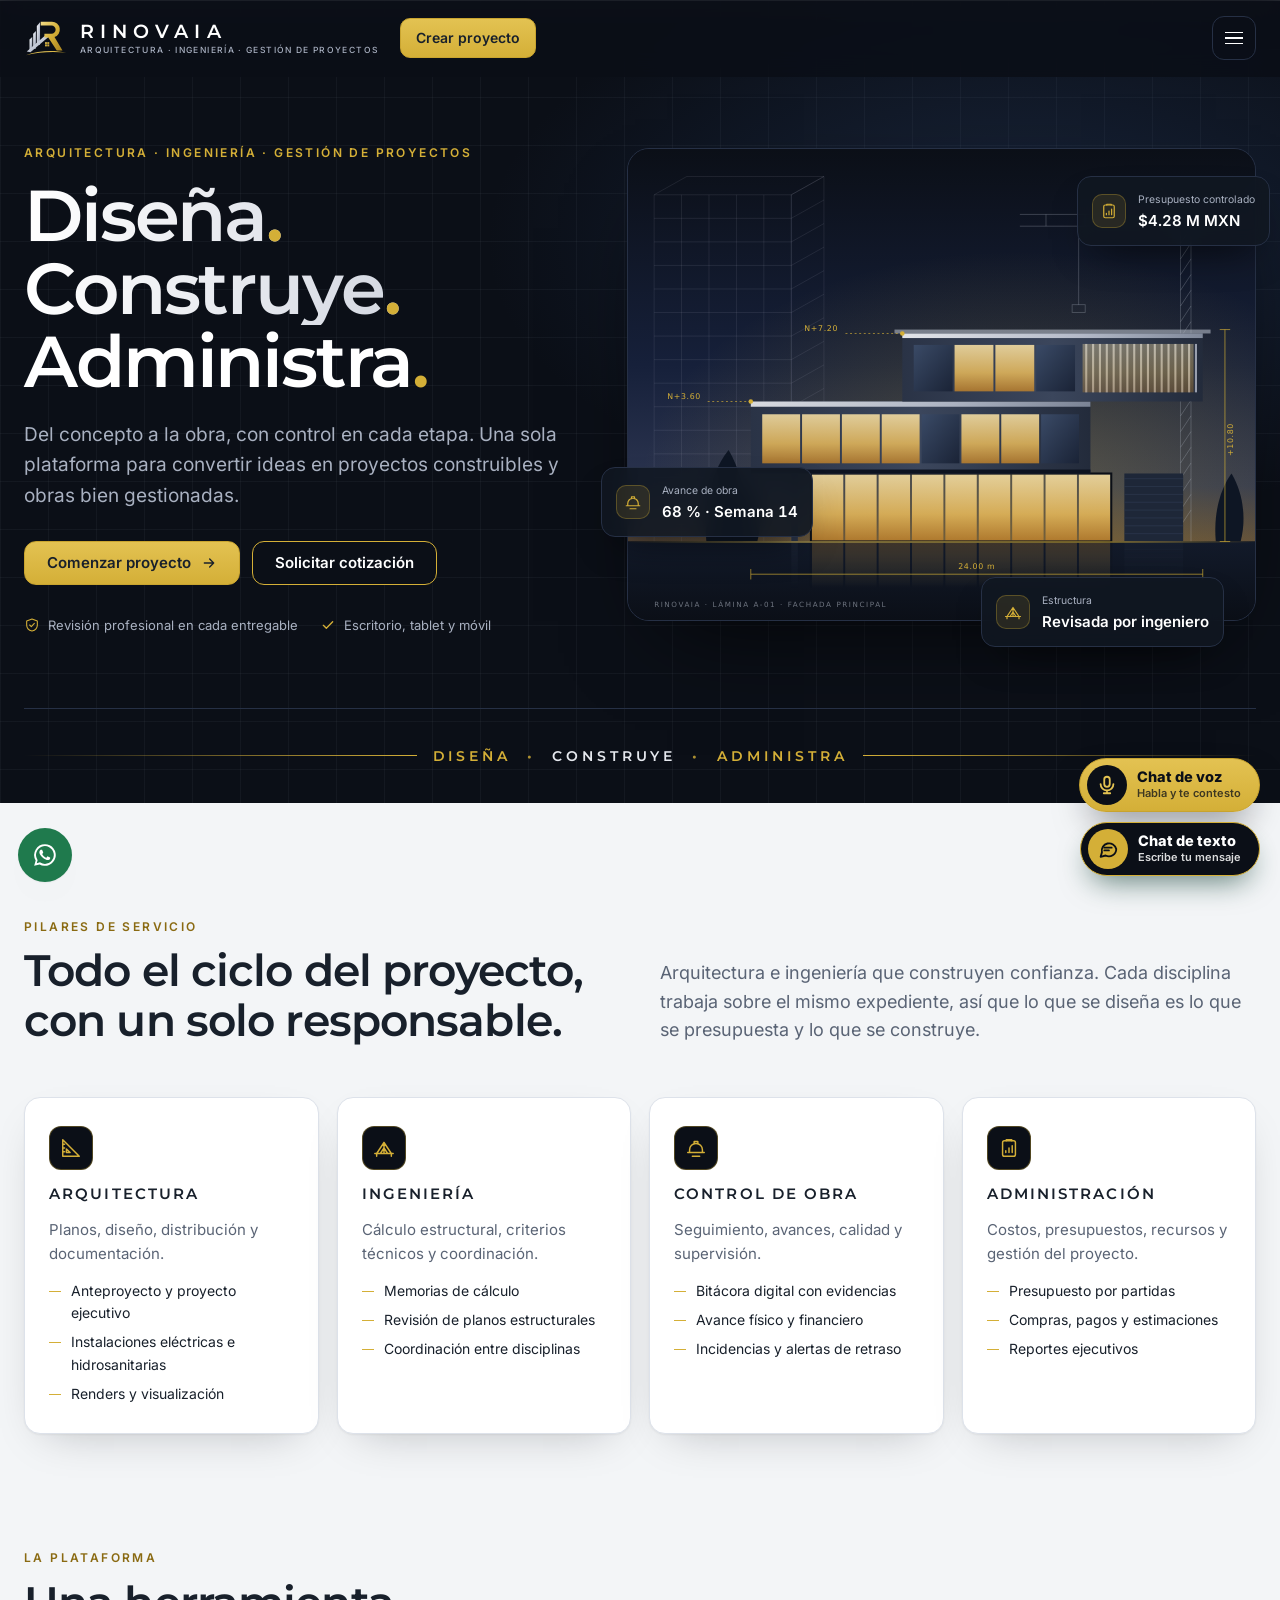
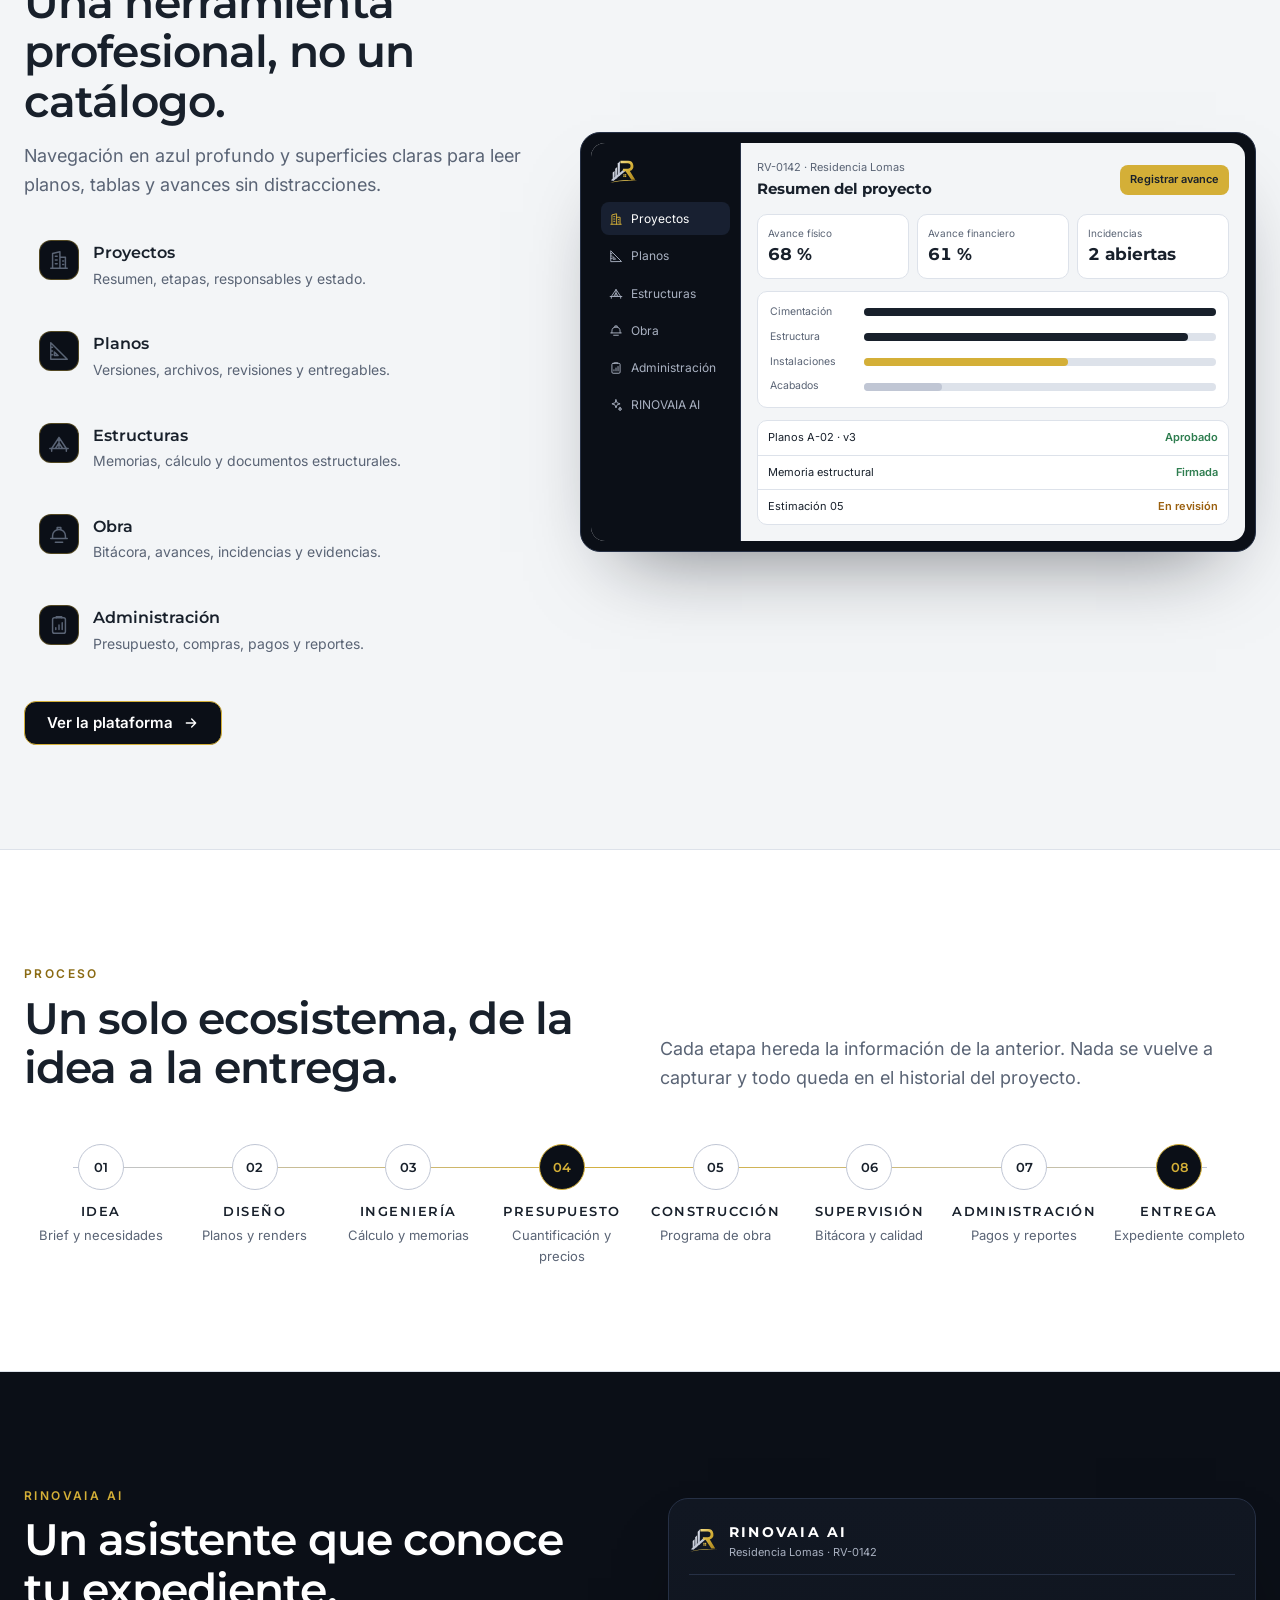
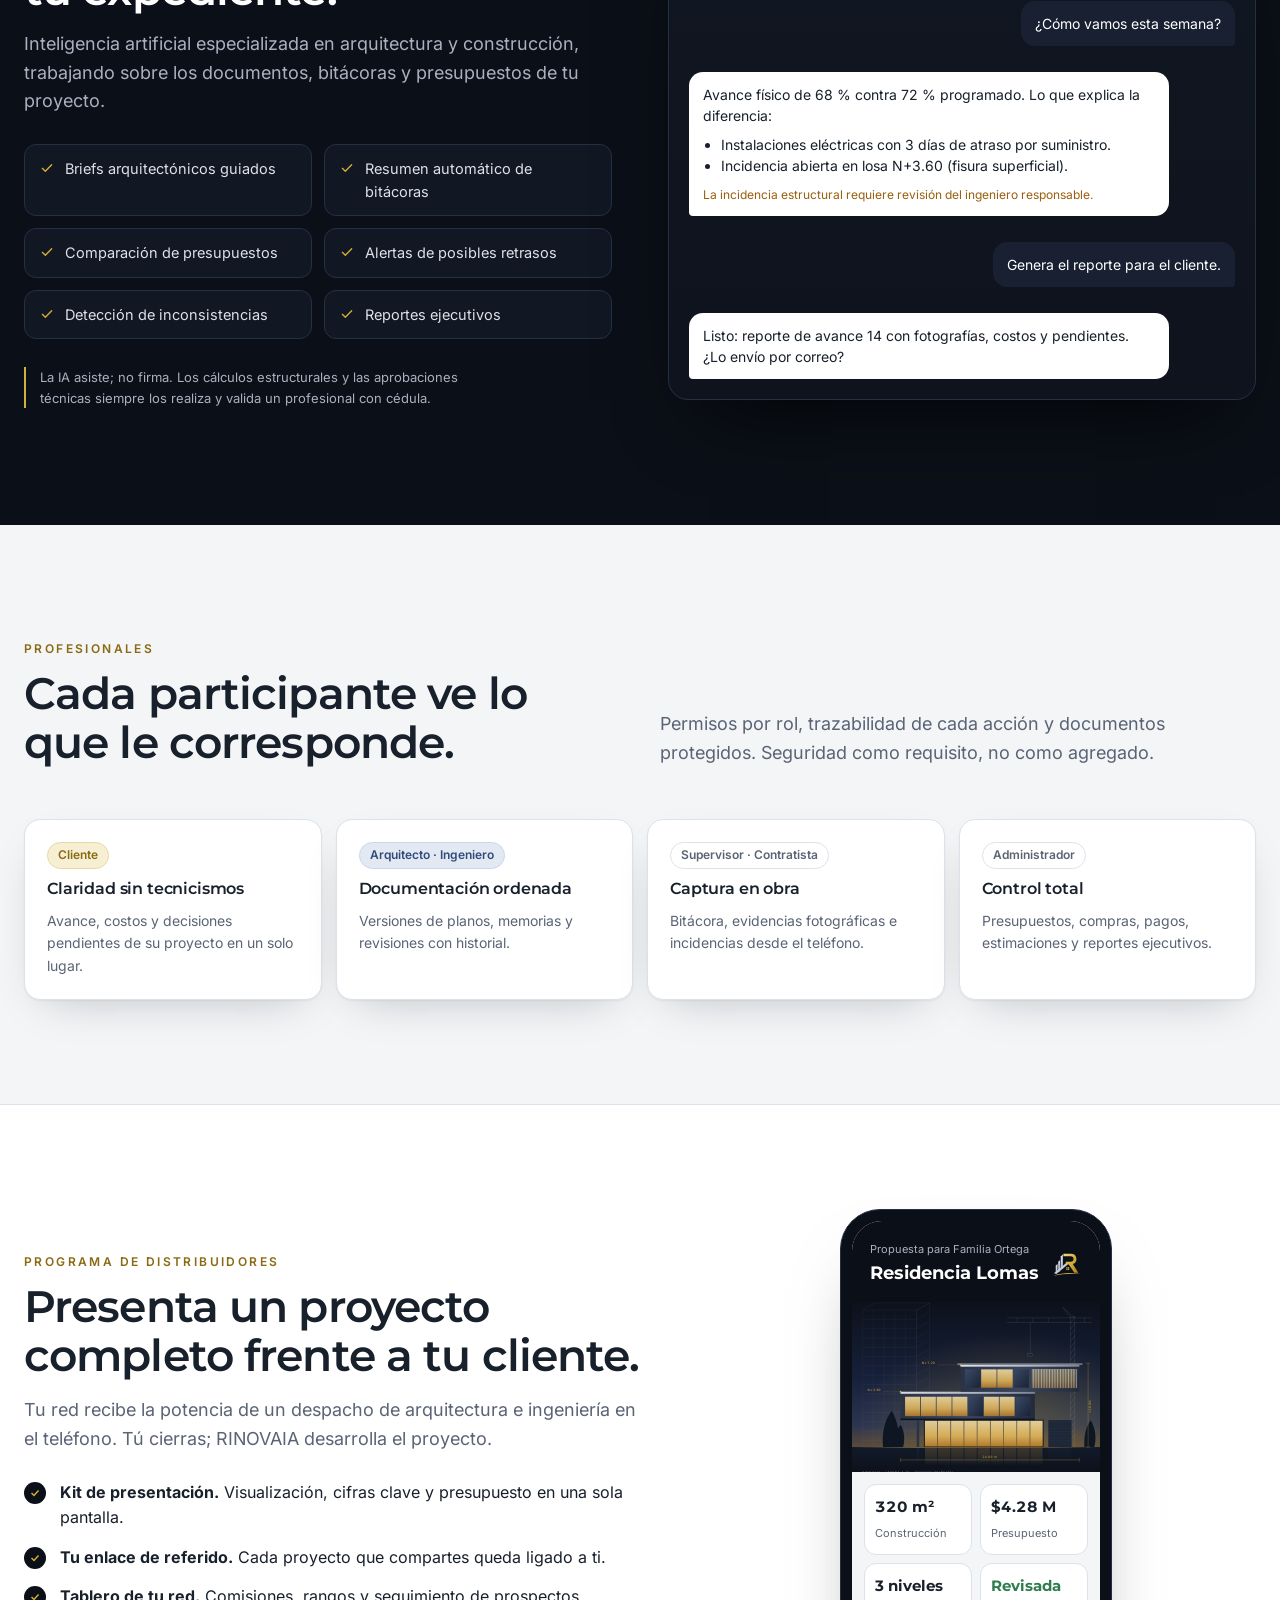
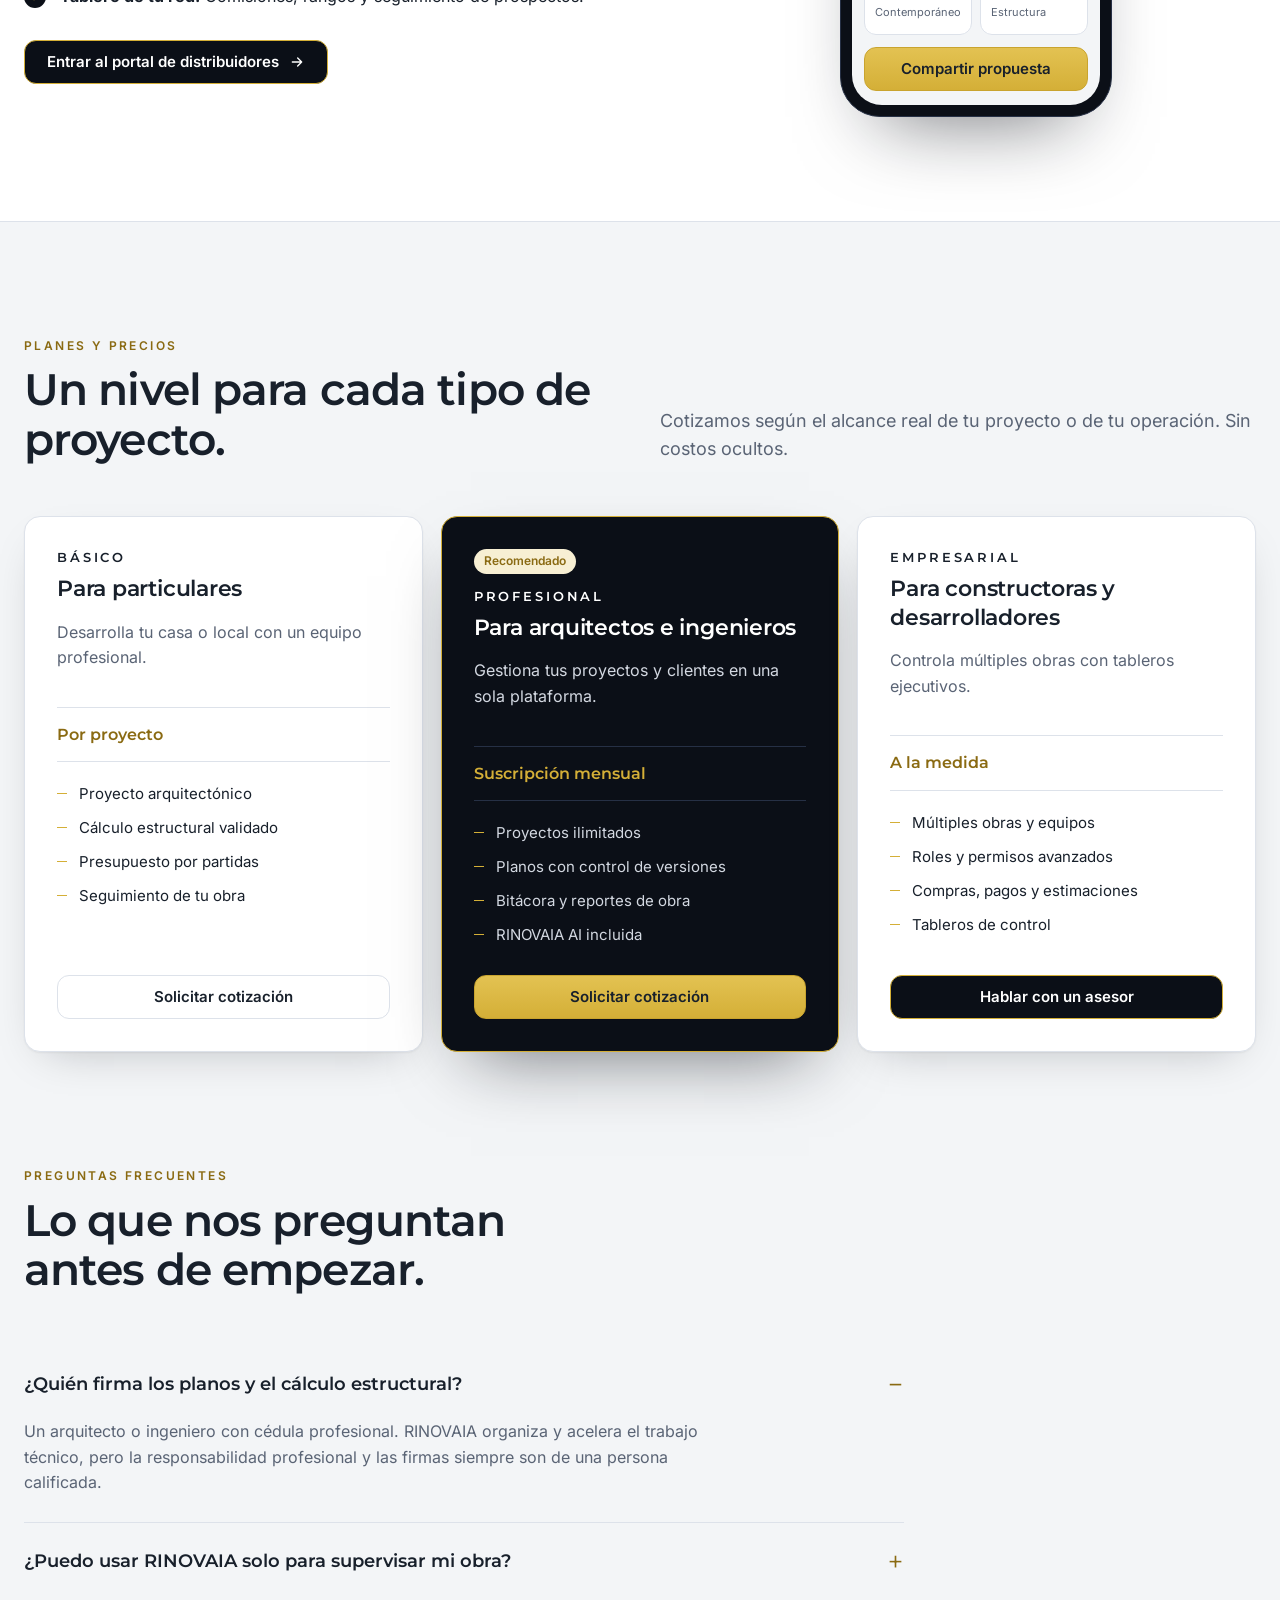
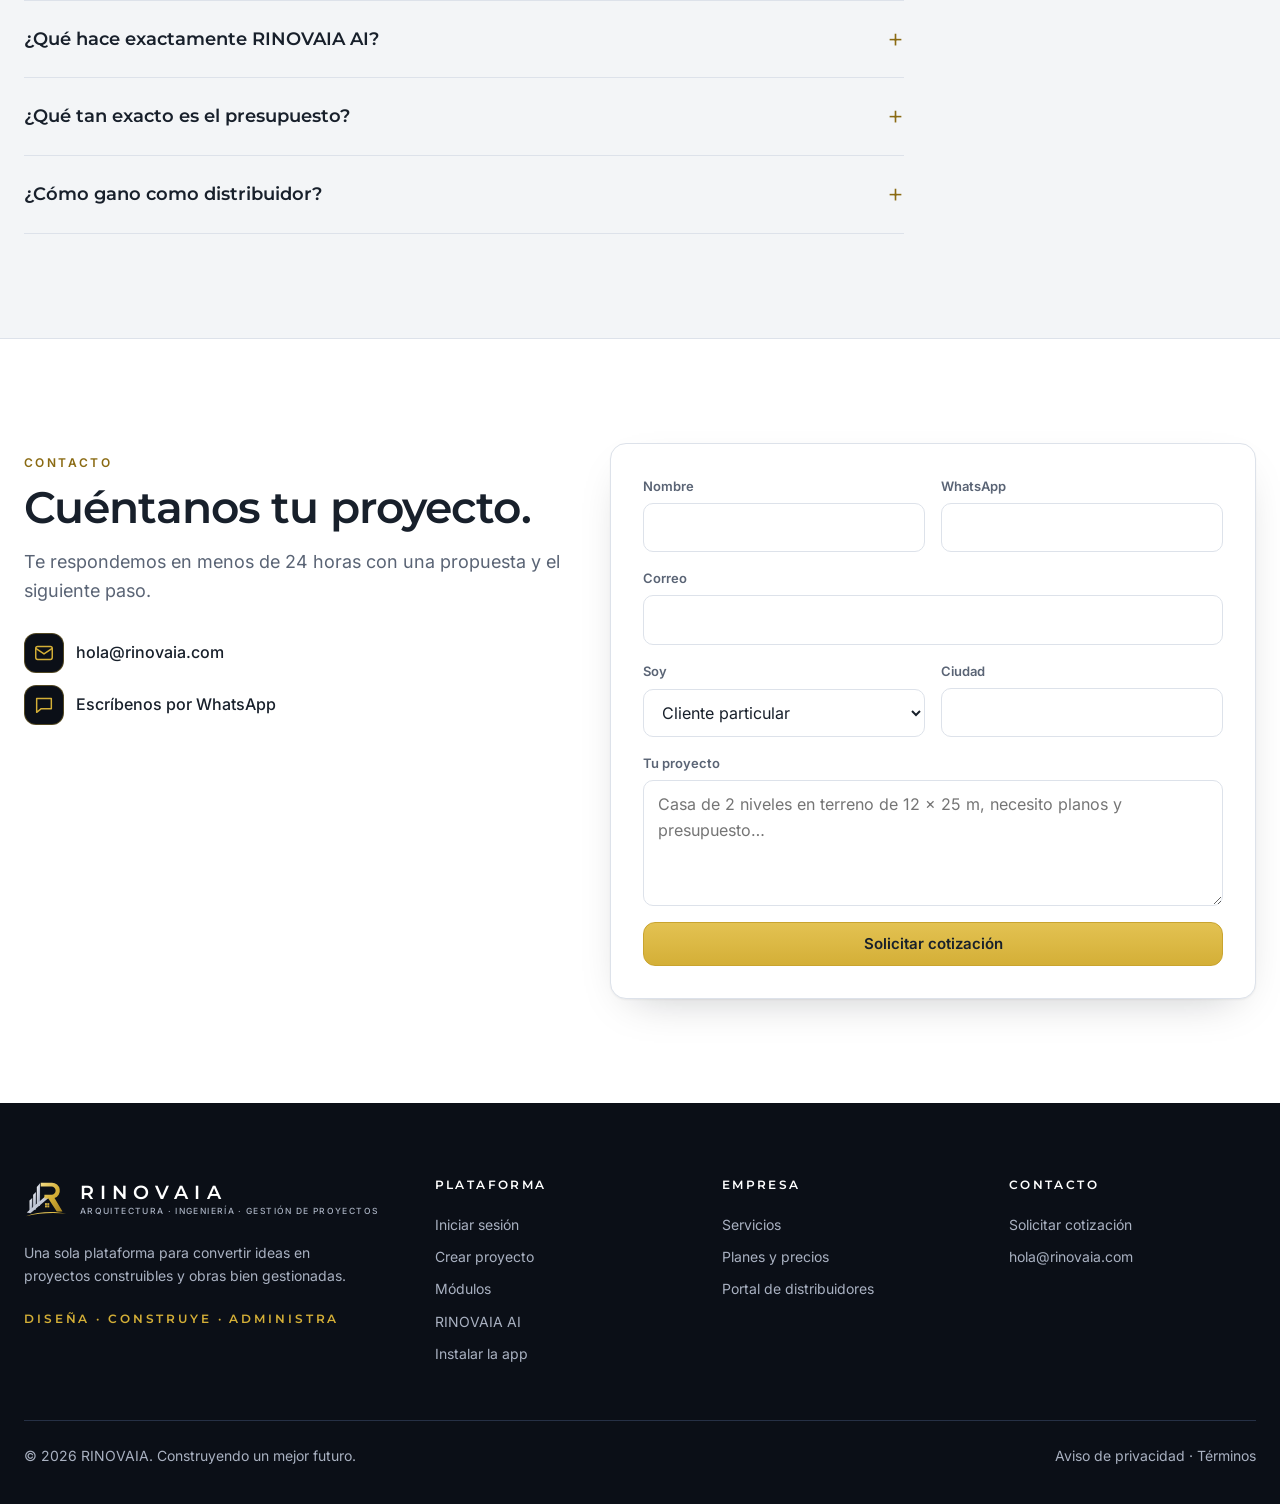
<file: index.html>
<!doctype html>
<html lang="es-MX">
<head>
<meta charset="utf-8">
<meta name="viewport" content="width=device-width,initial-scale=1,viewport-fit=cover">
<title>RINOVAIA · Arquitectura, ingeniería y gestión de proyectos</title>
<meta name="description" content="RINOVAIA: una sola plataforma para diseñar, construir y administrar proyectos. Planos, cálculo estructural, presupuestos, control de obra y administración, del concepto a la obra con control en cada etapa.">
<meta name="theme-color" content="#0B0F17">
<link rel="canonical" href="https://www.rinovaia.com/">
<meta property="og:type" content="website">
<meta property="og:site_name" content="RINOVAIA">
<meta property="og:title" content="RINOVAIA · Diseña. Construye. Administra.">
<meta property="og:description" content="Del concepto a la obra, con control en cada etapa. Arquitectura, ingeniería, control de obra y administración en una sola plataforma.">
<meta property="og:url" content="https://www.rinovaia.com/">
<meta property="og:image" content="https://www.rinovaia.com/assets/img/og-rinova.jpg">
<meta property="og:image:width" content="1200"><meta property="og:image:height" content="630">
<meta name="twitter:card" content="summary_large_image">
<meta name="twitter:image" content="https://www.rinovaia.com/assets/img/og-rinova.jpg">
<link rel="icon" href="assets/img/logo-mark.svg" type="image/svg+xml">
<!-- App instalable (PC, Mac, Android, iPhone, iPad) -->
<link rel="manifest" href="manifest.webmanifest">
<link rel="icon" href="favicon.ico" sizes="16x16 32x32 48x48">
<link rel="apple-touch-icon" href="assets/img/app/apple-180.png">
<link rel="apple-touch-icon" sizes="167x167" href="assets/img/app/apple-167.png">
<link rel="apple-touch-icon" sizes="152x152" href="assets/img/app/apple-152.png">
<meta name="application-name" content="RINOVAIA">
<meta name="apple-mobile-web-app-title" content="RINOVAIA">
<meta name="mobile-web-app-capable" content="yes">
<meta name="apple-mobile-web-app-capable" content="yes">
<meta name="apple-mobile-web-app-status-bar-style" content="black">
<link rel="apple-touch-startup-image" media="(device-width: 440px) and (device-height: 956px) and (-webkit-device-pixel-ratio: 3) and (orientation: portrait)" href="assets/img/app/splash-1320x2868.png">
<link rel="apple-touch-startup-image" media="(device-width: 402px) and (device-height: 874px) and (-webkit-device-pixel-ratio: 3) and (orientation: portrait)" href="assets/img/app/splash-1206x2622.png">
<link rel="apple-touch-startup-image" media="(device-width: 430px) and (device-height: 932px) and (-webkit-device-pixel-ratio: 3) and (orientation: portrait)" href="assets/img/app/splash-1290x2796.png">
<link rel="apple-touch-startup-image" media="(device-width: 393px) and (device-height: 852px) and (-webkit-device-pixel-ratio: 3) and (orientation: portrait)" href="assets/img/app/splash-1179x2556.png">
<link rel="apple-touch-startup-image" media="(device-width: 428px) and (device-height: 926px) and (-webkit-device-pixel-ratio: 3) and (orientation: portrait)" href="assets/img/app/splash-1284x2778.png">
<link rel="apple-touch-startup-image" media="(device-width: 390px) and (device-height: 844px) and (-webkit-device-pixel-ratio: 3) and (orientation: portrait)" href="assets/img/app/splash-1170x2532.png">
<link rel="apple-touch-startup-image" media="(device-width: 414px) and (device-height: 896px) and (-webkit-device-pixel-ratio: 3) and (orientation: portrait)" href="assets/img/app/splash-1242x2688.png">
<link rel="apple-touch-startup-image" media="(device-width: 375px) and (device-height: 812px) and (-webkit-device-pixel-ratio: 3) and (orientation: portrait)" href="assets/img/app/splash-1125x2436.png">
<link rel="apple-touch-startup-image" media="(device-width: 414px) and (device-height: 896px) and (-webkit-device-pixel-ratio: 2) and (orientation: portrait)" href="assets/img/app/splash-828x1792.png">
<link rel="apple-touch-startup-image" media="(device-width: 414px) and (device-height: 736px) and (-webkit-device-pixel-ratio: 3) and (orientation: portrait)" href="assets/img/app/splash-1242x2208.png">
<link rel="apple-touch-startup-image" media="(device-width: 375px) and (device-height: 667px) and (-webkit-device-pixel-ratio: 2) and (orientation: portrait)" href="assets/img/app/splash-750x1334.png">
<link rel="apple-touch-startup-image" media="(device-width: 1032px) and (device-height: 1376px) and (-webkit-device-pixel-ratio: 2) and (orientation: portrait)" href="assets/img/app/splash-2064x2752.png">
<link rel="apple-touch-startup-image" media="(device-width: 1024px) and (device-height: 1366px) and (-webkit-device-pixel-ratio: 2) and (orientation: portrait)" href="assets/img/app/splash-2048x2732.png">
<link rel="apple-touch-startup-image" media="(device-width: 834px) and (device-height: 1210px) and (-webkit-device-pixel-ratio: 2) and (orientation: portrait)" href="assets/img/app/splash-1668x2420.png">
<link rel="apple-touch-startup-image" media="(device-width: 834px) and (device-height: 1194px) and (-webkit-device-pixel-ratio: 2) and (orientation: portrait)" href="assets/img/app/splash-1668x2388.png">
<link rel="apple-touch-startup-image" media="(device-width: 820px) and (device-height: 1180px) and (-webkit-device-pixel-ratio: 2) and (orientation: portrait)" href="assets/img/app/splash-1640x2360.png">
<link rel="apple-touch-startup-image" media="(device-width: 810px) and (device-height: 1080px) and (-webkit-device-pixel-ratio: 2) and (orientation: portrait)" href="assets/img/app/splash-1620x2160.png">
<link rel="apple-touch-startup-image" media="(device-width: 744px) and (device-height: 1133px) and (-webkit-device-pixel-ratio: 2) and (orientation: portrait)" href="assets/img/app/splash-1488x2266.png">
<link rel="apple-touch-startup-image" media="(device-width: 768px) and (device-height: 1024px) and (-webkit-device-pixel-ratio: 2) and (orientation: portrait)" href="assets/img/app/splash-1536x2048.png">
<!-- /App instalable -->
<link rel="preload" href="assets/fonts/montserrat.woff2" as="font" type="font/woff2" crossorigin>
<link rel="preload" href="assets/fonts/inter.woff2" as="font" type="font/woff2" crossorigin>
<link rel="stylesheet" href="assets/css/rinova.css?v=20261125">
<script type="application/ld+json">
{"@context":"https://schema.org","@type":"Organization","name":"RINOVAIA","url":"https://www.rinovaia.com/","logo":"https://www.rinovaia.com/assets/img/icon-512.png","slogan":"Diseña. Construye. Administra.","description":"Plataforma integral de arquitectura, ingeniería, control de obra y administración de proyectos de construcción."}
</script>
<style>
/* ---------- Navegación (azul profundo) ---------- */
.nav{position:sticky;top:0;z-index:50;background:rgba(11,15,23,.86);backdrop-filter:saturate(1.4) blur(14px);-webkit-backdrop-filter:saturate(1.4) blur(14px);border-bottom:1px solid transparent;transition:border-color .3s,background .3s;color:#fff}
.nav.scrolled{border-bottom-color:var(--navy-line);background:rgba(11,15,23,.94)}
.nav-in{display:flex;align-items:center;gap:28px;height:76px}
.links{display:flex;gap:22px;margin-left:auto;font-size:14px;font-weight:500}
.links a,.nav-cta .btn{white-space:nowrap}
.links a{text-decoration:none;color:var(--navy-text);transition:color .2s;padding:6px 0;position:relative}
.links a:hover{color:#fff}
.links a::after{content:"";position:absolute;left:0;right:0;bottom:-2px;height:1px;background:var(--gold);transform:scaleX(0);transition:transform .3s var(--ease)}
.links a:hover::after{transform:none}
.links a.nav-int{display:inline-flex;align-items:center;gap:6px;color:var(--gold)}
.links a.nav-int::before{content:"";width:6px;height:6px;border-radius:50%;background:var(--gold);box-shadow:0 0 0 3px rgba(212,175,55,.2)}
.nav-cta{display:flex;gap:10px;align-items:center}
.nav .btn-ghost{color:#fff;border-color:var(--navy-line)}
.nav .btn-ghost:hover{border-color:var(--silver)}
.menu-btn{display:none;margin-left:auto;background:none;border:1px solid var(--navy-line);border-radius:12px;width:44px;height:44px;cursor:pointer}
.menu-btn span{display:block;width:18px;height:1.5px;background:#fff;margin:4px auto}
.nav-in{gap:22px}
@media(max-width:1280px){.links,.nav-cta .btn-ghost{display:none}.menu-btn{display:block}.nav-cta{margin-left:0}}
@media(max-width:600px){.nav-cta{display:none}.nav-in{height:68px}}
.mobile-menu{position:fixed;top:0;left:0;bottom:0;z-index:80;width:min(300px,86vw);display:flex;flex-direction:column;background:var(--navy);color:#fff;border-right:1px solid var(--navy-line);padding:18px 14px 18px;overflow-y:auto;transform:translateX(-104%);visibility:hidden;transition:transform .32s var(--ease),visibility 0s .32s;box-shadow:24px 0 70px rgba(0,0,0,.45)}
.mobile-menu.open{transform:none;visibility:visible;transition:transform .32s var(--ease)}
.mm-scrim{position:fixed;inset:0;z-index:79;background:rgba(11,15,23,.55);backdrop-filter:blur(2px);-webkit-backdrop-filter:blur(2px)}
.mm-scrim[hidden]{display:none}
.mm-head{display:flex;align-items:center;justify-content:space-between;gap:10px;padding:2px 6px 14px;border-bottom:1px solid var(--navy-line)}
.mm-head .wm small{color:var(--gold);letter-spacing:.22em}
.mm-close{flex:none;width:38px;height:38px;border-radius:10px;border:1px solid var(--navy-line);background:none;color:#fff;font-size:15px;cursor:pointer}
.mm-close:hover{background:var(--navy-2)}
.mm-nav{display:flex;flex-direction:column;gap:3px}
.mm-grp{margin:0;font:600 10.5px var(--sans);letter-spacing:.2em;text-transform:uppercase;color:#6F7A8E;padding:18px 10px 6px}
.mm-nv{display:flex;align-items:center;gap:12px;padding:11px 12px;border-radius:10px;color:var(--navy-text);font-size:15px;text-decoration:none;transition:background .2s,color .2s}
.mm-nv svg{width:19px;height:19px;flex:none;color:#8A93A6;transition:color .2s}
.mm-nv:hover{background:var(--navy-2);color:#fff}
.mm-nv:hover svg{color:var(--gold)}
.mm-nv[aria-current="true"]{background:var(--navy-3,#1A2233);color:#fff;box-shadow:inset 3px 0 0 var(--gold)}
.mm-nv[aria-current="true"] svg,.mm-int svg{color:var(--gold)}
.mm-tag{margin-left:auto;font-size:10.5px;font-weight:700;letter-spacing:.04em;padding:2px 8px;border-radius:99px;background:rgba(212,175,55,.16);color:var(--gold)}
.mm-foot{margin-top:auto;padding-top:18px;display:grid;gap:6px}
.mm-foot .btn{justify-content:center}
.mm-login{border:1px solid var(--navy-line);justify-content:center}
html.mm-lock,html.mm-lock body{overflow:hidden}
html.mm-lock .cb-lz,html.mm-lock .wa,html.mm-lock .pwa-install{visibility:hidden}

/* ---------- Hero ---------- */
.on-navy{background:var(--navy);color:#fff}
.on-navy .lead{color:var(--navy-text)}
.hero{position:relative;overflow:hidden;padding:56px 0 0;margin-top:-76px;padding-top:132px}
.hero::before{content:"";position:absolute;inset:0;background:
  radial-gradient(60% 50% at 80% 30%,rgba(47,75,124,.35),transparent 70%),
  linear-gradient(rgba(192,198,212,.05) 1px,transparent 1px) 0 0/48px 48px,
  linear-gradient(90deg,rgba(192,198,212,.05) 1px,transparent 1px) 0 0/48px 48px;pointer-events:none}
.hero-grid{position:relative;display:grid;grid-template-columns:1fr 1.15fr;gap:56px;align-items:center}
.hero h1{font-size:clamp(40px,5.6vw,76px);line-height:1.02;margin:18px 0 22px;letter-spacing:-.03em}
.hero h1 .d{color:var(--gold)}
.hero h1 .s{display:block;background:linear-gradient(90deg,#fff,var(--silver));-webkit-background-clip:text;background-clip:text;color:transparent}
.hero .lead{margin:0 0 30px;font-size:clamp(16px,1.5vw,19px)}
.hero-actions{display:flex;flex-wrap:wrap;gap:12px}
.hero-note{margin-top:30px;display:flex;gap:22px;flex-wrap:wrap;font-size:13px;color:var(--navy-text)}
.hero-note span{display:inline-flex;gap:8px;align-items:center}
.hero-note svg{width:16px;height:16px;color:var(--gold)}
.visual{position:relative;border-radius:22px;overflow:visible}
.visual .frame{border-radius:22px;overflow:hidden;border:1px solid var(--navy-line);box-shadow:0 40px 90px -40px rgba(0,0,0,.8)}
.visual .frame img{width:100%;height:auto}
.float{position:absolute;padding:12px 14px;border-radius:14px;background:rgba(17,23,34,.88);backdrop-filter:blur(10px);-webkit-backdrop-filter:blur(10px);border:1px solid var(--navy-line);
  box-shadow:0 18px 40px -20px rgba(0,0,0,.8);font-size:12.5px;display:flex;gap:12px;align-items:center;color:var(--navy-text);animation:bob 7s ease-in-out infinite}
.float b{display:block;font-size:15px;color:#fff;font-weight:600}
.float .ic{width:34px;height:34px;border-radius:10px;display:grid;place-items:center;background:rgba(212,175,55,.12);color:var(--gold);flex:none;border:1px solid rgba(212,175,55,.3)}
.float .ic svg{width:18px;height:18px}
.float .bar{width:120px;height:6px;border-radius:9px;background:var(--navy-line);overflow:hidden;margin-top:6px}
.float .bar i{display:block;height:100%;width:68%;background:linear-gradient(90deg,var(--gold),var(--gold-2))}
.f1{left:-26px;bottom:84px}.f2{right:-14px;top:28px;animation-delay:-2.4s}.f3{right:32px;bottom:-26px;animation-delay:-4.6s}
@keyframes bob{50%{transform:translateY(-7px)}}
@media(max-width:1020px){.hero-grid{grid-template-columns:1fr;gap:40px}.f1{left:10px;bottom:60px}.f2{right:10px;top:12px}.f3{right:10px;bottom:-20px}}
@media(max-width:560px){.float{font-size:11.5px;padding:9px 11px}.float .ic{display:none}.float b{font-size:13px}.f1{bottom:44px}.f3{display:none}.float .bar{width:84px}}
.tagline{position:relative;margin-top:72px;padding:26px 0;border-top:1px solid var(--navy-line)}
.tagline .rule-gold{color:#E6E9EF;font-size:clamp(11px,1.4vw,14px)}
@media(max-width:560px){.tagline .rule-gold{letter-spacing:.16em;gap:10px}}

/* ---------- Secciones ---------- */
section{padding:104px 0}
.sec-head{display:grid;grid-template-columns:1fr 1fr;gap:40px;align-items:end;margin-bottom:52px}
.sec-head h2{margin-top:12px}
.sec-head .lead{margin:0}
@media(max-width:860px){section{padding:72px 0}.sec-head{grid-template-columns:1fr;gap:16px;margin-bottom:34px}}

/* Pilares */
.pillars{display:grid;grid-template-columns:repeat(4,1fr);gap:18px}
.pillar{padding:28px 24px;display:grid;gap:14px;align-content:start;transition:transform .4s var(--ease),border-color .3s}
.pillar:hover{transform:translateY(-4px);border-color:var(--silver)}
.pillar h3{font-size:15px;letter-spacing:.14em;text-transform:uppercase}
.pillar p{margin:0;color:var(--muted);font-size:15px}
.pillar ul{margin:0;padding:0;list-style:none;display:grid;gap:7px;font-size:14px;color:var(--graphite)}
.pillar li{display:flex;gap:10px;align-items:baseline}
.pillar li::before{content:"";width:12px;height:1px;background:var(--gold);flex:none;transform:translateY(-4px)}
@media(max-width:1020px){.pillars{grid-template-columns:1fr 1fr}}
@media(max-width:560px){.pillars{grid-template-columns:1fr}}

/* Plataforma: vista previa del tablero */
.platform{display:grid;grid-template-columns:1fr 1.35fr;gap:56px;align-items:center}
.mods{display:grid;gap:10px;margin:26px 0 30px}
.modrow{display:flex;gap:14px;align-items:flex-start;padding:14px;border-radius:14px;border:1px solid transparent;transition:background .25s,border-color .25s}
.modrow:hover{background:#fff;border-color:var(--line)}
.modrow .ico{width:40px;height:40px}
.modrow b{display:block;font-family:var(--display);font-weight:600;font-size:16px}
.modrow span{font-size:14px;color:var(--muted)}
.dash{border-radius:20px;background:var(--navy);padding:10px;box-shadow:0 40px 80px -40px rgba(11,15,23,.55);border:1px solid var(--navy-line)}
.dash-in{display:grid;grid-template-columns:150px 1fr;border-radius:14px;overflow:hidden;background:var(--mist);min-height:360px}
.dash-side{background:var(--navy);padding:16px 10px;display:grid;gap:4px;align-content:start;border-right:1px solid var(--navy-line)}
.dash-side img{width:30px;margin:0 0 14px 8px}
.dash-side span{display:flex;gap:8px;align-items:center;font-size:12px;color:var(--navy-text);padding:7px 8px;border-radius:8px}
.dash-side span.on{background:var(--navy-3);color:#fff}
.dash-side span.on svg{color:var(--gold)}
.dash-side svg{width:14px;height:14px}
.dash-main{padding:16px;display:grid;gap:12px;align-content:start}
.dash-top{display:flex;justify-content:space-between;align-items:center;gap:10px}
.dash-top b{font-family:var(--display);font-size:15px}
.dash-top small{display:block;font-size:11px;color:var(--muted)}
.dash-top .pill{font-size:11px;font-weight:600;background:var(--gold);color:var(--graphite);padding:6px 10px;border-radius:8px}
.dash-kpis{display:grid;grid-template-columns:repeat(3,1fr);gap:8px}
.dash-kpis div{background:#fff;border:1px solid var(--line);border-radius:10px;padding:10px}
.dash-kpis small{font-size:10px;color:var(--muted);display:block}
.dash-kpis b{font-family:var(--display);font-size:17px}
.dash-gantt{background:#fff;border:1px solid var(--line);border-radius:10px;padding:12px;display:grid;gap:8px}
.dash-gantt div{display:grid;grid-template-columns:86px 1fr;gap:8px;align-items:center;font-size:10.5px;color:var(--muted)}
.dash-gantt i{display:block;height:8px;border-radius:9px;background:var(--line)}
.dash-gantt i b{display:block;height:100%;border-radius:9px}
.dash-rows{background:#fff;border:1px solid var(--line);border-radius:10px;font-size:11px}
.dash-rows div{display:flex;justify-content:space-between;gap:8px;padding:8px 10px;border-bottom:1px solid var(--line)}
.dash-rows div:last-child{border-bottom:0}
.dash-rows em{font-style:normal;font-weight:600}
@media(max-width:1020px){.platform{grid-template-columns:1fr}}
@media(max-width:560px){.dash-in{grid-template-columns:1fr}.dash-side{display:none}.dash-kpis{grid-template-columns:1fr 1fr}.dash-kpis div:last-child{display:none}}

/* Proceso */
.flow{display:grid;grid-template-columns:repeat(8,1fr);gap:0;position:relative;counter-reset:f}
.flow::before{content:"";position:absolute;left:4%;right:4%;top:23px;height:1px;background:linear-gradient(90deg,var(--silver),var(--gold),var(--silver))}
.flow li{list-style:none;position:relative;text-align:center;padding:0 6px;counter-increment:f}
.flow .n{width:46px;height:46px;margin:0 auto 14px;border-radius:50%;display:grid;place-items:center;background:#fff;border:1px solid var(--silver);font:600 13px var(--display);color:var(--graphite);position:relative}
.flow li:nth-child(4) .n,.flow li:nth-child(8) .n{background:var(--navy);color:var(--gold);border-color:var(--gold)}
.flow b{display:block;font:600 12.5px var(--display);letter-spacing:.12em;text-transform:uppercase}
.flow span{display:block;font-size:13px;color:var(--muted);margin-top:6px}
.flow-wrap{padding:0;margin:0}
@media(max-width:1020px){.flow{grid-template-columns:repeat(4,1fr);row-gap:34px}.flow::before{display:none}}
@media(max-width:520px){.flow{grid-template-columns:1fr 1fr}}

/* RINOVAIA AI */
.ai{display:grid;grid-template-columns:1fr 1fr;gap:56px;align-items:center}
.ai-list{display:grid;grid-template-columns:1fr 1fr;gap:12px;margin:28px 0}
.ai-list div{display:flex;gap:10px;align-items:flex-start;font-size:14.5px;color:#DDE1E8;padding:12px 14px;border:1px solid var(--navy-line);border-radius:12px;background:rgba(24,32,49,.5)}
.ai-list svg{width:16px;height:16px;color:var(--gold);flex:none;margin-top:3px}
.ai-chat{border:1px solid var(--navy-line);border-radius:20px;background:linear-gradient(180deg,#111722,#0E131D);padding:20px;display:grid;gap:12px;box-shadow:0 40px 80px -40px rgba(0,0,0,.9)}
.ai-chat .hd{display:flex;align-items:center;gap:10px;padding-bottom:12px;border-bottom:1px solid var(--navy-line)}
.ai-chat .hd img{width:30px}
.ai-chat .hd b{font-family:var(--display);font-size:14px;letter-spacing:.16em}
.ai-chat .hd small{display:block;color:var(--navy-text);font-size:11px;letter-spacing:0}
.msg{max-width:88%;padding:12px 14px;border-radius:14px;font-size:14px;line-height:1.5}
.msg.u{justify-self:end;background:var(--navy-3);color:#fff;border-bottom-right-radius:4px}
.msg.a{background:#fff;color:var(--graphite);border-bottom-left-radius:4px}
.msg.a ul{margin:8px 0 0;padding-left:18px}
.msg.a .warn{display:block;margin-top:10px;font-size:12px;color:var(--warn)}
.ai-note{font-size:13px;color:var(--navy-text);border-left:2px solid var(--gold);padding-left:14px;max-width:56ch}
@media(max-width:1020px){.ai{grid-template-columns:1fr}}
@media(max-width:560px){.ai-list{grid-template-columns:1fr}}

/* Roles */
.roles{display:grid;grid-template-columns:repeat(4,1fr);gap:14px}
.role{padding:22px;display:grid;gap:10px;align-content:start}
.role h3{font-size:16px}
.role p{margin:0;font-size:14px;color:var(--muted)}
@media(max-width:1020px){.roles{grid-template-columns:1fr 1fr}}
@media(max-width:520px){.roles{grid-template-columns:1fr}}

/* Distribuidores */
.nwm{display:grid;grid-template-columns:1.1fr 1fr;gap:56px;align-items:center}
.checks{list-style:none;padding:0;margin:26px 0 30px;display:grid;gap:14px}
.checks li{display:flex;gap:14px}
.checks li::before{content:"";flex:none;width:22px;height:22px;border-radius:50%;margin-top:2px;background:var(--navy) url("data:image/svg+xml,%3Csvg xmlns='http://www.w3.org/2000/svg' viewBox='0 0 24 24' fill='none' stroke='%23D4AF37' stroke-width='3'%3E%3Cpath d='M5 12l5 5 9-10'/%3E%3C/svg%3E") center/12px no-repeat}
.phone{max-width:340px;margin-inline:auto;border-radius:40px;background:var(--navy);padding:11px;box-shadow:0 40px 80px -40px rgba(11,15,23,.6);border:1px solid var(--navy-line)}
.phone-in{border-radius:30px;background:var(--mist);overflow:hidden}
.phone-top{padding:20px 18px 14px;background:var(--navy);color:#fff;display:flex;justify-content:space-between;align-items:center}
.phone-top small{color:var(--navy-text);font-size:11px;display:block}
.phone-top b{display:block;font-family:var(--display);font-size:18px}
.phone-top img{width:30px}
.phone .pic img{width:100%;height:170px;object-fit:cover;object-position:60% 60%}
.phone-kpis{display:grid;grid-template-columns:1fr 1fr;gap:8px;padding:12px}
.phone-kpis div{background:#fff;border:1px solid var(--line);border-radius:12px;padding:10px}
.phone-kpis b{display:block;font-size:15px;font-family:var(--display)}
.phone-kpis span{font-size:11px;color:var(--muted)}
.phone .btn{margin:0 12px 14px;width:calc(100% - 24px)}
@media(max-width:900px){.nwm{grid-template-columns:1fr}}

/* Planes */
.plans{display:grid;grid-template-columns:repeat(3,1fr);gap:18px;align-items:stretch}
.plan{padding:32px;display:flex;flex-direction:column}
.plan.feat{background:var(--navy);color:#fff;border-color:var(--gold);box-shadow:0 30px 70px -30px rgba(11,15,23,.6)}
.plan.feat .muted,.plan.feat li{color:#D3D8E1}
.plan .tier{font:600 13px var(--display);letter-spacing:.22em;text-transform:uppercase}
.plan h3{font-size:22px;margin-top:10px}
.plan .price{font-family:var(--display);font-size:16px;font-weight:600;margin:20px 0 0;padding:14px 0;border-block:1px solid var(--line);color:var(--gold-ink)}
.plan.feat .price{border-color:var(--navy-line);color:var(--gold)}
.plan ul{list-style:none;padding:0;margin:20px 0 28px;display:grid;gap:10px;font-size:15px;color:var(--graphite)}
.plan li{padding-left:22px;position:relative}
.plan li::before{content:"";position:absolute;left:0;top:11px;width:10px;height:1px;background:var(--gold)}
.plan .btn{margin-top:auto}
.muted{color:var(--muted)}
@media(max-width:900px){.plans{grid-template-columns:1fr}}

/* FAQ */
.faq{max-width:880px}
.faq details{border-bottom:1px solid var(--line);padding:4px 0}
.faq summary{cursor:pointer;list-style:none;display:flex;justify-content:space-between;gap:20px;padding:20px 0;font-family:var(--display);font-weight:600;font-size:18px}
.faq summary::-webkit-details-marker{display:none}
.faq summary span{flex:1;min-width:0}
.faq summary::after{flex:none;content:"+";font-family:var(--sans);font-weight:300;font-size:26px;line-height:1;color:var(--gold-ink);transition:transform .3s}
.faq details[open] summary::after{content:"−"}
.faq p{margin:0 0 22px;color:var(--muted);max-width:72ch}

/* Contacto */
.contact{display:grid;grid-template-columns:1fr 1.2fr;gap:48px}
.contact form{padding:32px;display:grid;gap:16px;grid-template-columns:1fr 1fr;position:relative}
.contact form .full{grid-column:1/-1}
.form-ok{display:none;grid-column:1/-1;padding:16px;border-radius:12px;background:#ECF6F0;color:var(--ok);font-weight:600;margin:0}
.contact-alt{display:grid;gap:12px;margin-top:28px}
.contact-alt a{display:flex;gap:12px;align-items:center;text-decoration:none;font-weight:500}
.contact-alt .ico{width:40px;height:40px}
@media(max-width:860px){.contact{grid-template-columns:1fr}.contact form{grid-template-columns:1fr;padding:22px}}

/* Pie */
footer{background:var(--navy);color:var(--navy-text);padding:72px 0 36px;font-size:14px}
.foot{display:grid;grid-template-columns:1.5fr repeat(3,1fr);gap:40px}
footer h4{color:#fff;font-size:12px;letter-spacing:.2em;text-transform:uppercase;margin:0 0 14px}
footer a{color:var(--navy-text);text-decoration:none;display:block;padding:5px 0}
footer a:hover{color:#fff}
footer .motto{font-family:var(--display);color:var(--gold);letter-spacing:.24em;font-size:12px;font-weight:600;margin-top:22px}
.legal{border-top:1px solid var(--navy-line);margin-top:50px;padding-top:24px;display:flex;justify-content:space-between;gap:20px;flex-wrap:wrap}
@media(max-width:860px){.foot{grid-template-columns:1fr 1fr}.foot>div:first-child{grid-column:1/-1}}
.wa{position:fixed;left:18px;bottom:18px;z-index:55;width:54px;height:54px;border-radius:50%;background:#1f7a4d;color:#fff;display:grid;place-items:center;box-shadow:var(--shadow)}
.wa svg{width:26px;height:26px}
</style>
</head>
<body>
<a class="skip" href="#contenido">Saltar al contenido</a>

<svg width="0" height="0" style="position:absolute" aria-hidden="true">
  <symbol id="i-plano" viewBox="0 0 24 24"><g fill="none" stroke="currentColor" stroke-width="1.6" stroke-linecap="round" stroke-linejoin="round"><path d="M3 21V3l18 18z"/><path d="M7 17v-4l4 4zM3 8h2M3 12h2M3 16h2"/></g></symbol>
  <symbol id="i-cercha" viewBox="0 0 24 24"><g fill="none" stroke="currentColor" stroke-width="1.6" stroke-linecap="round" stroke-linejoin="round"><path d="M2 18h20M4 18L12 6l8 12M8 18l4-6 4 6M12 6v12M4 18v3M20 18v3"/></g></symbol>
  <symbol id="i-casco" viewBox="0 0 24 24"><g fill="none" stroke="currentColor" stroke-width="1.6" stroke-linecap="round" stroke-linejoin="round"><path d="M3 17h18M5 17v-3a7 7 0 0 1 14 0v3M10 7.5V5h4v2.5M8 21h8"/></g></symbol>
  <symbol id="i-clip" viewBox="0 0 24 24"><g fill="none" stroke="currentColor" stroke-width="1.6" stroke-linecap="round" stroke-linejoin="round"><rect x="5" y="4" width="14" height="17" rx="2"/><path d="M9 4V3h6v1M8.5 15v2M12 12v5M15.5 9.5V17"/></g></symbol>
  <symbol id="i-edif" viewBox="0 0 24 24"><g fill="none" stroke="currentColor" stroke-width="1.6" stroke-linecap="round" stroke-linejoin="round"><path d="M3 21h18M5 21V5l8-2v18M13 9h6v12M8 8h2M8 12h2M8 16h2M16 13h1M16 17h1"/></g></symbol>
  <symbol id="i-ia" viewBox="0 0 24 24"><g fill="none" stroke="currentColor" stroke-width="1.6" stroke-linecap="round" stroke-linejoin="round"><path d="M12 3l1.8 5.2L19 10l-5.2 1.8L12 17l-1.8-5.2L5 10l5.2-1.8zM19 16l.8 2.2L22 19l-2.2.8L19 22l-.8-2.2L16 19l2.2-.8z"/></g></symbol>
  <symbol id="i-check" viewBox="0 0 24 24"><path d="M5 12.5l4.5 4.5L19 7" fill="none" stroke="currentColor" stroke-width="2" stroke-linecap="round" stroke-linejoin="round"/></symbol>
  <symbol id="i-arrow" viewBox="0 0 24 24"><path d="M5 12h14M13 6l6 6-6 6" fill="none" stroke="currentColor" stroke-width="2" stroke-linecap="round" stroke-linejoin="round"/></symbol>
  <symbol id="i-escudo" viewBox="0 0 24 24"><g fill="none" stroke="currentColor" stroke-width="1.6" stroke-linecap="round" stroke-linejoin="round"><path d="M12 3l8 3v6c0 4.5-3.4 8-8 9-4.6-1-8-4.5-8-9V6z"/><path d="M8.5 12l2.5 2.5 4.5-5"/></g></symbol>
  <symbol id="i-chat" viewBox="0 0 24 24"><g fill="none" stroke="currentColor" stroke-width="1.6" stroke-linecap="round" stroke-linejoin="round"><path d="M4 5h16v11H9l-5 4z"/></g></symbol>
  <symbol id="i-movil" viewBox="0 0 24 24"><g fill="none" stroke="currentColor" stroke-width="1.6" stroke-linecap="round" stroke-linejoin="round"><rect x="7" y="2.5" width="10" height="19" rx="2"/><path d="M11 18.5h2"/></g></symbol>
  <symbol id="i-red" viewBox="0 0 24 24"><g fill="none" stroke="currentColor" stroke-width="1.6" stroke-linecap="round" stroke-linejoin="round"><circle cx="12" cy="5" r="2.2"/><circle cx="5" cy="18" r="2.2"/><circle cx="19" cy="18" r="2.2"/><path d="M11 7l-5 9M13 7l5 9M7.2 18h9.6"/></g></symbol>
  <symbol id="i-llave" viewBox="0 0 24 24"><g fill="none" stroke="currentColor" stroke-width="1.6" stroke-linecap="round" stroke-linejoin="round"><circle cx="8" cy="15" r="4"/><path d="M11 12l9-9M16 7l3 3M14 9l2 2"/></g></symbol>
  <symbol id="i-ruta" viewBox="0 0 24 24"><g fill="none" stroke="currentColor" stroke-width="1.6" stroke-linecap="round" stroke-linejoin="round"><circle cx="6" cy="5" r="2"/><circle cx="18" cy="19" r="2"/><path d="M8 5h7.5a3.5 3.5 0 0 1 0 7h-7a3.5 3.5 0 0 0 0 7H16"/></g></symbol>
  <symbol id="i-mail" viewBox="0 0 24 24"><g fill="none" stroke="currentColor" stroke-width="1.6" stroke-linecap="round" stroke-linejoin="round"><rect x="3" y="5" width="18" height="14" rx="2"/><path d="M3 7l9 6 9-6"/></g></symbol>
</svg>

<header class="nav" id="nav">
  <div class="wrap nav-in">
    <a class="logo on-dark" href="./" aria-label="RINOVAIA, inicio"><img src="assets/img/isotipo.svg" alt="" width="44" height="38"><span class="wm"><b>RINOVAIA</b><small>Arquitectura · Ingeniería · Gestión de proyectos</small></span></a>
    <nav class="links" aria-label="Principal">
      <a href="#servicios">Servicios</a><a href="#plataforma">Plataforma</a><a href="#ai">RINOVAIA AI</a><a href="#proceso">Proceso</a><a href="#planes">Planes</a><a href="#contacto">Contacto</a><a href="interno.html" class="nav-int">Interno</a>
    </nav>
    <div class="nav-cta">
      <a class="btn btn-ghost btn-sm" href="acceso.html?next=interno.html" data-auth-link>Iniciar sesión</a>
      <a class="btn btn-gold btn-sm" href="acceso.html?modo=alta&amp;next=app.html%23nuevo">Crear proyecto</a>
    </div>
    <button class="menu-btn" id="menuBtn" aria-expanded="false" aria-controls="mobileMenu" aria-label="Abrir menú"><span></span><span></span><span></span></button>
  </div>
</header>
  <div class="mm-scrim" id="mmScrim" hidden></div>
<aside class="mobile-menu" id="mobileMenu" aria-label="Menú" aria-hidden="true">
  <div class="mm-head">
    <a class="logo on-dark" href="./" aria-label="RINOVAIA, inicio"><img src="assets/img/isotipo.svg" alt="" width="40" height="34"><span class="wm"><b>RINOVAIA</b><small>Plataforma</small></span></a>
    <button type="button" class="mm-close" id="mmClose" aria-label="Cerrar menú">✕</button>
  </div>
  <nav class="mm-nav" aria-label="Menú principal">
    <p class="mm-grp">Explora</p>
    <a class="mm-nv" href="#servicios"><svg><use href="#i-edif"/></svg>Servicios</a>
    <a class="mm-nv" href="#plataforma"><svg><use href="#i-plano"/></svg>Plataforma</a>
    <a class="mm-nv" href="#ai"><svg><use href="#i-ia"/></svg>RINOVAIA AI</a>
    <a class="mm-nv" href="#proceso"><svg><use href="#i-ruta"/></svg>Proceso</a>
    <a class="mm-nv" href="#planes"><svg><use href="#i-clip"/></svg>Planes y precios</a>
    <a class="mm-nv" href="#contacto"><svg><use href="#i-mail"/></svg>Contacto</a>
    <p class="mm-grp">Portales</p>
    <a class="mm-nv mm-int" href="interno.html"><svg><use href="#i-escudo"/></svg>Interno<span class="mm-tag">Equipo</span></a>
    <a class="mm-nv" href="distribuidores.html"><svg><use href="#i-red"/></svg>Portal de distribuidores</a>
    <p class="mm-grp">Herramientas</p>
    <a class="mm-nv" href="instalar.html" data-pwa-link><svg><use href="#i-movil"/></svg>Instalar la app</a>
  </nav>
  <div class="mm-foot">
    <a class="btn btn-gold" href="acceso.html?modo=alta&amp;next=app.html%23nuevo">Crear proyecto</a>
    <a class="mm-nv mm-login" href="acceso.html?next=interno.html" data-auth-link><svg><use href="#i-llave"/></svg><span data-auth-txt>Iniciar sesión</span></a>
  </div>
</aside>

<main id="contenido">
  <!-- HERO -->
  <section class="hero on-navy" aria-labelledby="h-hero">
    <div class="wrap hero-grid">
      <div class="reveal">
        <p class="eyebrow">Arquitectura · Ingeniería · Gestión de proyectos</p>
        <h1 id="h-hero" class="display"><span class="s">Diseña<span class="d">.</span> Construye<span class="d">.</span></span> Administra<span class="d">.</span></h1>
        <p class="lead">Del concepto a la obra, con control en cada etapa. Una sola plataforma para convertir ideas en proyectos construibles y obras bien gestionadas.</p>
        <div class="hero-actions">
          <a class="btn btn-gold" href="acceso.html?modo=alta&amp;next=app.html%23nuevo">Comenzar proyecto <svg><use href="#i-arrow"/></svg></a>
          <a class="btn btn-ink" href="#contacto">Solicitar cotización</a>
        </div>
        <div class="hero-note">
          <span><svg><use href="#i-escudo"/></svg>Revisión profesional en cada entregable</span>
          <span><svg><use href="#i-check"/></svg>Escritorio, tablet y móvil</span>
        </div>
      </div>
      <div class="visual reveal" style="--d:.15s">
        <div class="frame"><img src="assets/img/hero-residencia.svg" alt="Residencia contemporánea de tres volúmenes al anochecer, con cotas y niveles del proyecto" width="960" height="720"></div>
        <div class="float f1"><span class="ic"><svg><use href="#i-casco"/></svg></span><div><small>Avance de obra</small><b class="num">68 % · Semana 14</b><span class="bar"><i></i></span></div></div>
        <div class="float f2"><span class="ic"><svg><use href="#i-clip"/></svg></span><div><small>Presupuesto controlado</small><b class="num">$4.28 M MXN</b></div></div>
        <div class="float f3"><span class="ic"><svg><use href="#i-cercha"/></svg></span><div><small>Estructura</small><b>Revisada por ingeniero</b></div></div>
      </div>
    </div>
    <div class="wrap tagline"><p class="rule-gold" aria-label="Diseña, construye, administra"><span class="g">Diseña</span><i>•</i><span>Construye</span><i>•</i><span class="g">Administra</span></p></div>
  </section>

  <!-- SERVICIOS / PILARES -->
  <section id="servicios" aria-labelledby="h-serv">
    <div class="wrap">
      <div class="sec-head">
        <div><p class="eyebrow">Pilares de servicio</p><h2 id="h-serv">Todo el ciclo del proyecto, con un solo responsable.</h2></div>
        <p class="lead">Arquitectura e ingeniería que construyen confianza. Cada disciplina trabaja sobre el mismo expediente, así que lo que se diseña es lo que se presupuesta y lo que se construye.</p>
      </div>
      <div class="pillars">
        <article class="card pillar reveal"><span class="ico"><svg><use href="#i-plano"/></svg></span><h3>Arquitectura</h3><p>Planos, diseño, distribución y documentación.</p><ul><li>Anteproyecto y proyecto ejecutivo</li><li>Instalaciones eléctricas e hidrosanitarias</li><li>Renders y visualización</li></ul></article>
        <article class="card pillar reveal" style="--d:.08s"><span class="ico"><svg><use href="#i-cercha"/></svg></span><h3>Ingeniería</h3><p>Cálculo estructural, criterios técnicos y coordinación.</p><ul><li>Memorias de cálculo</li><li>Revisión de planos estructurales</li><li>Coordinación entre disciplinas</li></ul></article>
        <article class="card pillar reveal" style="--d:.16s"><span class="ico"><svg><use href="#i-casco"/></svg></span><h3>Control de obra</h3><p>Seguimiento, avances, calidad y supervisión.</p><ul><li>Bitácora digital con evidencias</li><li>Avance físico y financiero</li><li>Incidencias y alertas de retraso</li></ul></article>
        <article class="card pillar reveal" style="--d:.24s"><span class="ico"><svg><use href="#i-clip"/></svg></span><h3>Administración</h3><p>Costos, presupuestos, recursos y gestión del proyecto.</p><ul><li>Presupuesto por partidas</li><li>Compras, pagos y estimaciones</li><li>Reportes ejecutivos</li></ul></article>
      </div>
    </div>
  </section>

  <!-- PLATAFORMA -->
  <section id="plataforma" aria-labelledby="h-plat" style="padding-top:0">
    <div class="wrap platform">
      <div class="reveal">
        <p class="eyebrow">La plataforma</p>
        <h2 id="h-plat">Una herramienta profesional, no un catálogo.</h2>
        <p class="lead" style="margin-top:16px">Navegación en azul profundo y superficies claras para leer planos, tablas y avances sin distracciones.</p>
        <div class="mods">
          <div class="modrow"><span class="ico"><svg><use href="#i-edif"/></svg></span><div><b>Proyectos</b><span>Resumen, etapas, responsables y estado.</span></div></div>
          <div class="modrow"><span class="ico"><svg><use href="#i-plano"/></svg></span><div><b>Planos</b><span>Versiones, archivos, revisiones y entregables.</span></div></div>
          <div class="modrow"><span class="ico"><svg><use href="#i-cercha"/></svg></span><div><b>Estructuras</b><span>Memorias, cálculo y documentos estructurales.</span></div></div>
          <div class="modrow"><span class="ico"><svg><use href="#i-casco"/></svg></span><div><b>Obra</b><span>Bitácora, avances, incidencias y evidencias.</span></div></div>
          <div class="modrow"><span class="ico"><svg><use href="#i-clip"/></svg></span><div><b>Administración</b><span>Presupuesto, compras, pagos y reportes.</span></div></div>
        </div>
        <a class="btn btn-ink" href="acceso.html?modo=alta&amp;next=app.html">Ver la plataforma <svg><use href="#i-arrow"/></svg></a>
      </div>
      <div class="dash reveal" style="--d:.12s" aria-hidden="true">
        <div class="dash-in">
          <div class="dash-side"><img src="assets/img/isotipo.svg" alt="">
            <span class="on"><svg><use href="#i-edif"/></svg>Proyectos</span><span><svg><use href="#i-plano"/></svg>Planos</span><span><svg><use href="#i-cercha"/></svg>Estructuras</span><span><svg><use href="#i-casco"/></svg>Obra</span><span><svg><use href="#i-clip"/></svg>Administración</span><span><svg><use href="#i-ia"/></svg>RINOVAIA AI</span>
          </div>
          <div class="dash-main">
            <div class="dash-top"><div><small>RV-0142 · Residencia Lomas</small><b>Resumen del proyecto</b></div><span class="pill">Registrar avance</span></div>
            <div class="dash-kpis"><div><small>Avance físico</small><b class="num">68 %</b></div><div><small>Avance financiero</small><b class="num">61 %</b></div><div><small>Incidencias</small><b class="num">2 abiertas</b></div></div>
            <div class="dash-gantt">
              <div>Cimentación<i><b style="width:100%;background:var(--graphite)"></b></i></div>
              <div>Estructura<i><b style="width:92%;background:var(--graphite)"></b></i></div>
              <div>Instalaciones<i><b style="width:58%;background:var(--gold)"></b></i></div>
              <div>Acabados<i><b style="width:22%;background:var(--silver)"></b></i></div>
            </div>
            <div class="dash-rows">
              <div><span>Planos A-02 · v3</span><em style="color:var(--ok)">Aprobado</em></div>
              <div><span>Memoria estructural</span><em style="color:var(--ok)">Firmada</em></div>
              <div><span>Estimación 05</span><em style="color:var(--warn)">En revisión</em></div>
            </div>
          </div>
        </div>
      </div>
    </div>
  </section>

  <!-- PROCESO -->
  <section id="proceso" aria-labelledby="h-proc" style="background:#fff;border-block:1px solid var(--line)">
    <div class="wrap">
      <div class="sec-head"><div><p class="eyebrow">Proceso</p><h2 id="h-proc">Un solo ecosistema, de la idea a la entrega.</h2></div><p class="lead">Cada etapa hereda la información de la anterior. Nada se vuelve a capturar y todo queda en el historial del proyecto.</p></div>
      <ol class="flow flow-wrap">
        <li class="reveal"><span class="n">01</span><b>Idea</b><span>Brief y necesidades</span></li>
        <li class="reveal" style="--d:.05s"><span class="n">02</span><b>Diseño</b><span>Planos y renders</span></li>
        <li class="reveal" style="--d:.1s"><span class="n">03</span><b>Ingeniería</b><span>Cálculo y memorias</span></li>
        <li class="reveal" style="--d:.15s"><span class="n">04</span><b>Presupuesto</b><span>Cuantificación y precios</span></li>
        <li class="reveal" style="--d:.2s"><span class="n">05</span><b>Construcción</b><span>Programa de obra</span></li>
        <li class="reveal" style="--d:.25s"><span class="n">06</span><b>Supervisión</b><span>Bitácora y calidad</span></li>
        <li class="reveal" style="--d:.3s"><span class="n">07</span><b>Administración</b><span>Pagos y reportes</span></li>
        <li class="reveal" style="--d:.35s"><span class="n">08</span><b>Entrega</b><span>Expediente completo</span></li>
      </ol>
    </div>
  </section>

  <!-- RINOVAIA AI -->
  <section id="ai" class="on-navy" aria-labelledby="h-ai">
    <div class="wrap ai">
      <div class="reveal">
        <p class="eyebrow">RINOVAIA AI</p>
        <h2 id="h-ai">Un asistente que conoce tu expediente.</h2>
        <p class="lead" style="margin-top:16px">Inteligencia artificial especializada en arquitectura y construcción, trabajando sobre los documentos, bitácoras y presupuestos de tu proyecto.</p>
        <div class="ai-list">
          <div><svg><use href="#i-check"/></svg>Briefs arquitectónicos guiados</div>
          <div><svg><use href="#i-check"/></svg>Resumen automático de bitácoras</div>
          <div><svg><use href="#i-check"/></svg>Comparación de presupuestos</div>
          <div><svg><use href="#i-check"/></svg>Alertas de posibles retrasos</div>
          <div><svg><use href="#i-check"/></svg>Detección de inconsistencias</div>
          <div><svg><use href="#i-check"/></svg>Reportes ejecutivos</div>
        </div>
        <p class="ai-note">La IA asiste; no firma. Los cálculos estructurales y las aprobaciones técnicas siempre los realiza y valida un profesional con cédula.</p>
      </div>
      <div class="ai-chat reveal" style="--d:.12s" aria-label="Ejemplo de conversación con RINOVAIA AI">
        <div class="hd"><img src="assets/img/isotipo.svg" alt=""><div><b>RINOVAIA AI</b><small>Residencia Lomas · RV-0142</small></div></div>
        <p class="msg u">¿Cómo vamos esta semana?</p>
        <div class="msg a">Avance físico de 68 % contra 72 % programado. Lo que explica la diferencia:
          <ul><li>Instalaciones eléctricas con 3 días de atraso por suministro.</li><li>Incidencia abierta en losa N+3.60 (fisura superficial).</li></ul>
          <span class="warn">La incidencia estructural requiere revisión del ingeniero responsable.</span></div>
        <p class="msg u">Genera el reporte para el cliente.</p>
        <div class="msg a">Listo: reporte de avance 14 con fotografías, costos y pendientes. ¿Lo envío por correo?</div>
      </div>
    </div>
  </section>

  <!-- PROFESIONALES -->
  <section id="profesionales" aria-labelledby="h-roles">
    <div class="wrap">
      <div class="sec-head"><div><p class="eyebrow">Profesionales</p><h2 id="h-roles">Cada participante ve lo que le corresponde.</h2></div><p class="lead">Permisos por rol, trazabilidad de cada acción y documentos protegidos. Seguridad como requisito, no como agregado.</p></div>
      <div class="roles">
        <article class="card role reveal"><span class="chip gold" style="justify-self:start">Cliente</span><h3>Claridad sin tecnicismos</h3><p>Avance, costos y decisiones pendientes de su proyecto en un solo lugar.</p></article>
        <article class="card role reveal" style="--d:.06s"><span class="chip tech" style="justify-self:start">Arquitecto · Ingeniero</span><h3>Documentación ordenada</h3><p>Versiones de planos, memorias y revisiones con historial.</p></article>
        <article class="card role reveal" style="--d:.12s"><span class="chip" style="justify-self:start">Supervisor · Contratista</span><h3>Captura en obra</h3><p>Bitácora, evidencias fotográficas e incidencias desde el teléfono.</p></article>
        <article class="card role reveal" style="--d:.18s"><span class="chip" style="justify-self:start">Administrador</span><h3>Control total</h3><p>Presupuestos, compras, pagos, estimaciones y reportes ejecutivos.</p></article>
      </div>
    </div>
  </section>

  <!-- DISTRIBUIDORES -->
  <section id="distribuidores" aria-labelledby="h-nwm" style="background:#fff;border-block:1px solid var(--line)">
    <div class="wrap nwm">
      <div class="reveal">
        <p class="eyebrow">Programa de distribuidores</p>
        <h2 id="h-nwm">Presenta un proyecto completo frente a tu cliente.</h2>
        <p class="lead" style="margin-top:16px">Tu red recibe la potencia de un despacho de arquitectura e ingeniería en el teléfono. Tú cierras; RINOVAIA desarrolla el proyecto.</p>
        <ul class="checks">
          <li><span><b>Kit de presentación.</b> Visualización, cifras clave y presupuesto en una sola pantalla.</span></li>
          <li><span><b>Tu enlace de referido.</b> Cada proyecto que compartes queda ligado a ti.</span></li>
          <li><span><b>Tablero de tu red.</b> Comisiones, rangos y seguimiento de prospectos.</span></li>
        </ul>
        <a class="btn btn-ink" href="distribuidores.html">Entrar al portal de distribuidores <svg><use href="#i-arrow"/></svg></a>
      </div>
      <div class="phone reveal" style="--d:.15s" aria-hidden="true">
        <div class="phone-in">
          <div class="phone-top"><div><small>Propuesta para Familia Ortega</small><b>Residencia Lomas</b></div><img src="assets/img/isotipo.svg" alt=""></div>
          <div class="pic"><img src="assets/img/hero-residencia.svg" alt=""></div>
          <div class="phone-kpis"><div><b class="num">320 m²</b><span>Construcción</span></div><div><b class="num">$4.28 M</b><span>Presupuesto</span></div><div><b>3 niveles</b><span>Contemporáneo</span></div><div><b style="color:var(--ok)">Revisada</b><span>Estructura</span></div></div>
          <span class="btn btn-gold">Compartir propuesta</span>
        </div>
      </div>
    </div>
  </section>

  <!-- PLANES -->
  <section id="planes" aria-labelledby="h-planes">
    <div class="wrap">
      <div class="sec-head"><div><p class="eyebrow">Planes y precios</p><h2 id="h-planes">Un nivel para cada tipo de proyecto.</h2></div><p class="lead">Cotizamos según el alcance real de tu proyecto o de tu operación. Sin costos ocultos.</p></div>
      <div class="plans">
        <article class="card plan reveal"><span class="tier">Básico</span><h3>Para particulares</h3><p class="muted">Desarrolla tu casa o local con un equipo profesional.</p><p class="price">Por proyecto</p><ul><li>Proyecto arquitectónico</li><li>Cálculo estructural validado</li><li>Presupuesto por partidas</li><li>Seguimiento de tu obra</li></ul><a class="btn btn-ghost" href="#contacto">Solicitar cotización</a></article>
        <article class="card plan feat reveal" style="--d:.08s"><span class="chip gold" style="align-self:flex-start;border:0">Recomendado</span><span class="tier" style="margin-top:14px">Profesional</span><h3>Para arquitectos e ingenieros</h3><p class="muted">Gestiona tus proyectos y clientes en una sola plataforma.</p><p class="price">Suscripción mensual</p><ul><li>Proyectos ilimitados</li><li>Planos con control de versiones</li><li>Bitácora y reportes de obra</li><li>RINOVAIA AI incluida</li></ul><a class="btn btn-gold" href="#contacto">Solicitar cotización</a></article>
        <article class="card plan reveal" style="--d:.16s"><span class="tier">Empresarial</span><h3>Para constructoras y desarrolladores</h3><p class="muted">Controla múltiples obras con tableros ejecutivos.</p><p class="price">A la medida</p><ul><li>Múltiples obras y equipos</li><li>Roles y permisos avanzados</li><li>Compras, pagos y estimaciones</li><li>Tableros de control</li></ul><a class="btn btn-ink" href="#contacto">Hablar con un asesor</a></article>
      </div>
    </div>
  </section>

  <!-- FAQ -->
  <section id="faq" aria-labelledby="h-faq" style="padding-top:0">
    <div class="wrap">
      <div class="sec-head"><div><p class="eyebrow">Preguntas frecuentes</p><h2 id="h-faq">Lo que nos preguntan antes de empezar.</h2></div></div>
      <div class="faq">
        <details open><summary><span>¿Quién firma los planos y el cálculo estructural?</span></summary><p>Un arquitecto o ingeniero con cédula profesional. RINOVAIA organiza y acelera el trabajo técnico, pero la responsabilidad profesional y las firmas siempre son de una persona calificada.</p></details>
        <details><summary><span>¿Puedo usar RINOVAIA solo para supervisar mi obra?</span></summary><p>Sí. Puedes contratar únicamente el control de obra: bitácora digital, avance físico y financiero, incidencias y reportes periódicos.</p></details>
        <details><summary><span>¿Qué hace exactamente RINOVAIA AI?</span></summary><p>Resume bitácoras, compara presupuestos, detecta inconsistencias entre documentos y prepara reportes. Siempre indica cuándo un tema requiere la revisión de un especialista; nunca presenta sus resultados como cálculos certificados.</p></details>
        <details><summary><span>¿Qué tan exacto es el presupuesto?</span></summary><p>Se elabora con la cuantificación del proyecto y precios unitarios de tu región. Es una estimación profesional para decidir; el monto final se confirma con la cotización del constructor.</p></details>
        <details><summary><span>¿Cómo gano como distribuidor?</span></summary><p>Cada proyecto presentado con tu enlace queda registrado a tu nombre. Cuando el cliente contrata, la comisión aparece en tu tablero junto con la de tu red.</p></details>
      </div>
    </div>
  </section>

  <!-- CONTACTO -->
  <section id="contacto" aria-labelledby="h-contacto" style="background:#fff;border-top:1px solid var(--line)">
    <div class="wrap contact">
      <div>
        <p class="eyebrow">Contacto</p>
        <h2 id="h-contacto">Cuéntanos tu proyecto.</h2>
        <p class="lead" style="margin-top:16px">Te respondemos en menos de 24 horas con una propuesta y el siguiente paso.</p>
        <div class="contact-alt">
          <a href="mailto:hola@rinovaia.com"><span class="ico"><svg><use href="#i-mail"/></svg></span>hola@rinovaia.com</a>
          <a href="https://wa.me/?text=Hola%20RINOVAIA%2C%20quiero%20cotizar%20mi%20proyecto" target="_blank" rel="noopener"><span class="ico"><svg><use href="#i-chat"/></svg></span>Escríbenos por WhatsApp</a>
        </div>
      </div>
      <form class="card" id="leadForm" novalidate>
        <div class="field"><label for="fName">Nombre</label><input class="input" id="fName" name="name" autocomplete="name" required></div>
        <div class="field"><label for="fPhone">WhatsApp</label><input class="input" id="fPhone" name="phone" inputmode="tel" autocomplete="tel" required></div>
        <div class="field full"><label for="fEmail">Correo</label><input class="input" id="fEmail" name="email" type="email" autocomplete="email" required></div>
        <div class="field"><label for="fType">Soy</label><select class="input" id="fType" name="type"><option>Cliente particular</option><option>Arquitecto o ingeniero</option><option>Constructora</option><option>Desarrollador inmobiliario</option><option>Proveedor</option><option>Distribuidor</option></select></div>
        <div class="field"><label for="fCity">Ciudad</label><input class="input" id="fCity" name="city" autocomplete="address-level2"></div>
        <div class="field full"><label for="fMsg">Tu proyecto</label><textarea class="input" id="fMsg" name="message" rows="4" placeholder="Casa de 2 niveles en terreno de 12 × 25 m, necesito planos y presupuesto…"></textarea></div>
        <button class="btn btn-gold full" type="submit">Solicitar cotización</button>
        <input type="text" name="website" id="fWeb" tabindex="-1" autocomplete="off" aria-hidden="true" style="position:absolute;left:-9999px;width:1px;height:1px;opacity:0">
        <p class="form-ok" id="formOk" role="status">Gracias. Te contactamos en menos de 24 horas.</p>
        <p class="form-err full" id="formErr" role="alert" style="display:none;color:var(--bad);margin:0">No pudimos enviar tu mensaje. Intenta de nuevo o escríbenos por WhatsApp.</p>
      </form>
    </div>
  </section>
</main>

<footer>
  <div class="wrap">
    <div class="foot">
      <div><a class="logo on-dark" href="./"><img src="assets/img/isotipo.svg" alt="" width="44" height="38"><span class="wm"><b>RINOVAIA</b><small>Arquitectura · Ingeniería · Gestión de proyectos</small></span></a>
        <p style="max-width:36ch;margin-top:18px">Una sola plataforma para convertir ideas en proyectos construibles y obras bien gestionadas.</p>
        <p class="motto">DISEÑA · CONSTRUYE · ADMINISTRA</p></div>
      <div><h4>Plataforma</h4><a href="acceso.html?next=interno.html" data-auth-link>Iniciar sesión</a><a href="acceso.html?modo=alta&amp;next=app.html%23nuevo">Crear proyecto</a><a href="#plataforma">Módulos</a><a href="#ai">RINOVAIA AI</a><a href="instalar.html" data-pwa-link>Instalar la app</a></div>
      <div><h4>Empresa</h4><a href="#servicios">Servicios</a><a href="#planes">Planes y precios</a><a href="distribuidores.html">Portal de distribuidores</a></div>
      <div><h4>Contacto</h4><a href="#contacto">Solicitar cotización</a><a href="mailto:hola@rinovaia.com">hola@rinovaia.com</a></div>
    </div>
    <div class="legal"><span>© <span id="yr">2026</span> RINOVAIA. Construyendo un mejor futuro.</span><span><a href="#" style="display:inline">Aviso de privacidad</a> · <a href="#" style="display:inline">Términos</a></span></div>
  </div>
</footer>

<a class="wa" href="https://wa.me/?text=Hola%20RINOVAIA%2C%20quiero%20cotizar%20mi%20proyecto" aria-label="Escríbenos por WhatsApp" target="_blank" rel="noopener"><svg viewBox="0 0 24 24" fill="currentColor"><path d="M12 2a10 10 0 0 0-8.6 15.1L2 22l5-1.3A10 10 0 1 0 12 2zm0 18.2c-1.5 0-3-.4-4.3-1.2l-.3-.2-3 .8.8-2.9-.2-.3A8.2 8.2 0 1 1 12 20.2zm4.5-6.1c-.2-.1-1.5-.7-1.7-.8-.2-.1-.4-.1-.6.1l-.8 1c-.1.2-.3.2-.5.1-.7-.3-1.4-.7-2-1.3-.6-.5-1-1.1-1.4-1.8-.1-.2 0-.4.1-.5l.4-.5.3-.5v-.5l-.8-1.9c-.2-.5-.4-.4-.6-.4h-.5c-.2 0-.5.1-.7.3-.6.6-.9 1.4-.9 2.2.1 1 .5 1.9 1.1 2.7 1.1 1.6 2.5 2.9 4.2 3.7.5.2.9.4 1.4.5.5.2 1 .2 1.6.1.6-.1 1.2-.5 1.5-1 .2-.4.2-.8.1-1.2l-.2-.2z"/></svg></a>

<button class="pwa-install" data-pwa-install-btn hidden>Instalar app <span class="x" data-pwa-dismiss aria-label="Ocultar">×</span></button>

<script>
(function(){
  'use strict';
  var nav = document.getElementById('nav');
  addEventListener('scroll', function(){ nav.classList.toggle('scrolled', scrollY > 8); }, {passive:true});
  var mb = document.getElementById('menuBtn'), mm = document.getElementById('mobileMenu');
  var ms = document.getElementById('mmScrim');
  function menu(o){
    mm.classList.toggle('open', o); ms.hidden = !o; mb.setAttribute('aria-expanded', o); mm.setAttribute('aria-hidden', !o);
    document.documentElement.classList.toggle('mm-lock', o);
    if (o) setTimeout(function(){ document.getElementById('mmClose').focus(); }, 60); else if (mm.contains(document.activeElement)) mb.focus();
  }
  mb.addEventListener('click', function(){ menu(!mm.classList.contains('open')); });
  document.getElementById('mmClose').addEventListener('click', function(){ menu(false); });
  ms.addEventListener('click', function(){ menu(false); });
  mm.addEventListener('click', function(e){ if(e.target.closest('a')) menu(false); });
  addEventListener('keydown', function(e){ if(e.key==='Escape' && mm.classList.contains('open')) menu(false); });
  addEventListener('resize', function(){ if(innerWidth > 1280 && mm.classList.contains('open')) menu(false); });
  // Sección visible = opción marcada en dorado, como en el portal interno
  var mmLinks = [].slice.call(mm.querySelectorAll('.mm-nv[href^="#"]'));
  var spy = new IntersectionObserver(function(es){ es.forEach(function(e){ if(!e.isIntersecting) return;
    mmLinks.forEach(function(a){ a.setAttribute('aria-current', a.getAttribute('href') === '#' + e.target.id ? 'true' : 'false'); }); }); }, {rootMargin:'-45% 0px -50% 0px'});
  mmLinks.forEach(function(a){ var t = document.querySelector(a.getAttribute('href')); if (t) spy.observe(t); });

  var io = new IntersectionObserver(function(es){ es.forEach(function(e){ if(e.isIntersecting){ e.target.classList.add('in'); io.unobserve(e.target);} }); }, {threshold:.12, rootMargin:'0px 0px -40px'});
  document.querySelectorAll('.reveal').forEach(function(el){ io.observe(el); });

  document.getElementById('yr').textContent = new Date().getFullYear();

  // Formulario → Supabase (RPC registrar_prospecto). La clave publicable es pública por diseño;
  // la tabla leads no acepta escrituras directas, solo esta función.
  var SB_URL = 'https://evjoqaphylggvojthezj.supabase.co';
  var SB_KEY = 'sb_publishable_ll_SpxeCPe8VEFVVX1KpMg_s6DfoWkX';

  // Código de distribuidor: ?ref=codigo en el enlace, se recuerda 30 días
  var ref = null;
  try {
    var q = new URLSearchParams(location.search).get('ref');
    if (q && /^[a-z0-9-]{3,40}$/i.test(q)) { localStorage.setItem('rinova_ref', JSON.stringify({c:q.toLowerCase(), t:Date.now()})); }
    var saved = JSON.parse(localStorage.getItem('rinova_ref') || 'null');
    if (saved && Date.now() - saved.t < 30*864e5) ref = saved.c;
  } catch(_) {}

  function uuid(){
    if (window.crypto && crypto.randomUUID) return crypto.randomUUID();
    return 'xxxxxxxx-xxxx-4xxx-yxxx-xxxxxxxxxxxx'.replace(/[xy]/g, function(c){ var r=Math.random()*16|0; return (c==='x'?r:(r&3|8)).toString(16); });
  }

  var form = document.getElementById('leadForm');
  var btn = form.querySelector('button[type=submit]');
  var okEl = document.getElementById('formOk'), errEl = document.getElementById('formErr');
  var BTN_TXT = btn.textContent;
  var requestId = uuid();   // mismo id si el usuario reintenta: no se duplica
  form.addEventListener('submit', function(e){
    e.preventDefault();
    if (btn.disabled) return;
    var ok = true;
    ['fName','fPhone','fEmail'].forEach(function(id){
      var el=document.getElementById(id), v=el.value.trim();
      var bad = !v || (id==='fEmail' && !/^[^@\s]+@[^@\s]+\.[^@\s]+$/.test(v))
                   || (id==='fPhone' && (v.length < 7 || v.length > 20))
                   || (id==='fName' && v.length < 2);
      el.style.borderColor = bad ? 'var(--bad)' : ''; el.setAttribute('aria-invalid', bad); if(bad) ok=false;
    });
    if(!ok) return;
    errEl.style.display = 'none';
    if (document.getElementById('fWeb').value) { okEl.style.display = 'block'; btn.disabled = true; return; } // bot
    btn.disabled = true; btn.textContent = 'Enviando…';
    var v = function(id){ var x=document.getElementById(id).value.trim(); return x || null; };
    fetch(SB_URL + '/rest/v1/rpc/registrar_prospecto', {
      method: 'POST',
      headers: { 'Content-Type': 'application/json', 'apikey': SB_KEY },
      body: JSON.stringify({
        p_request_id: requestId, p_name: v('fName'), p_phone: v('fPhone'), p_email: v('fEmail'),
        p_kind: v('fType'), p_city: v('fCity'), p_message: v('fMsg'), p_ref: ref
      })
    }).then(function(r){
      if (!r.ok) throw new Error('HTTP ' + r.status);
      okEl.style.display = 'block'; btn.textContent = 'Enviado';
      form.querySelectorAll('.input').forEach(function(el){ el.disabled = true; });
    }).catch(function(){
      errEl.style.display = 'block'; btn.disabled = false; btn.textContent = BTN_TXT;
    });
  });
})();
</script>
<script>
  // Si ya hay sesión guardada, "Iniciar sesión" lleva directo al portal
  try { if (localStorage.getItem('rinova.auth')) document.querySelectorAll('[data-auth-link]').forEach(function(a){ (a.querySelector('[data-auth-txt]') || a).textContent = 'Mi portal'; a.href = 'interno.html'; }); } catch(_) {}
</script>
<script src="assets/js/voz-chat.js?v=20261201" defer></script>
<script src="assets/js/chatbot.js?v=20261130" defer></script>
<script src="pwa.js?v=20261125" defer></script>
</body>
</html>
</file>
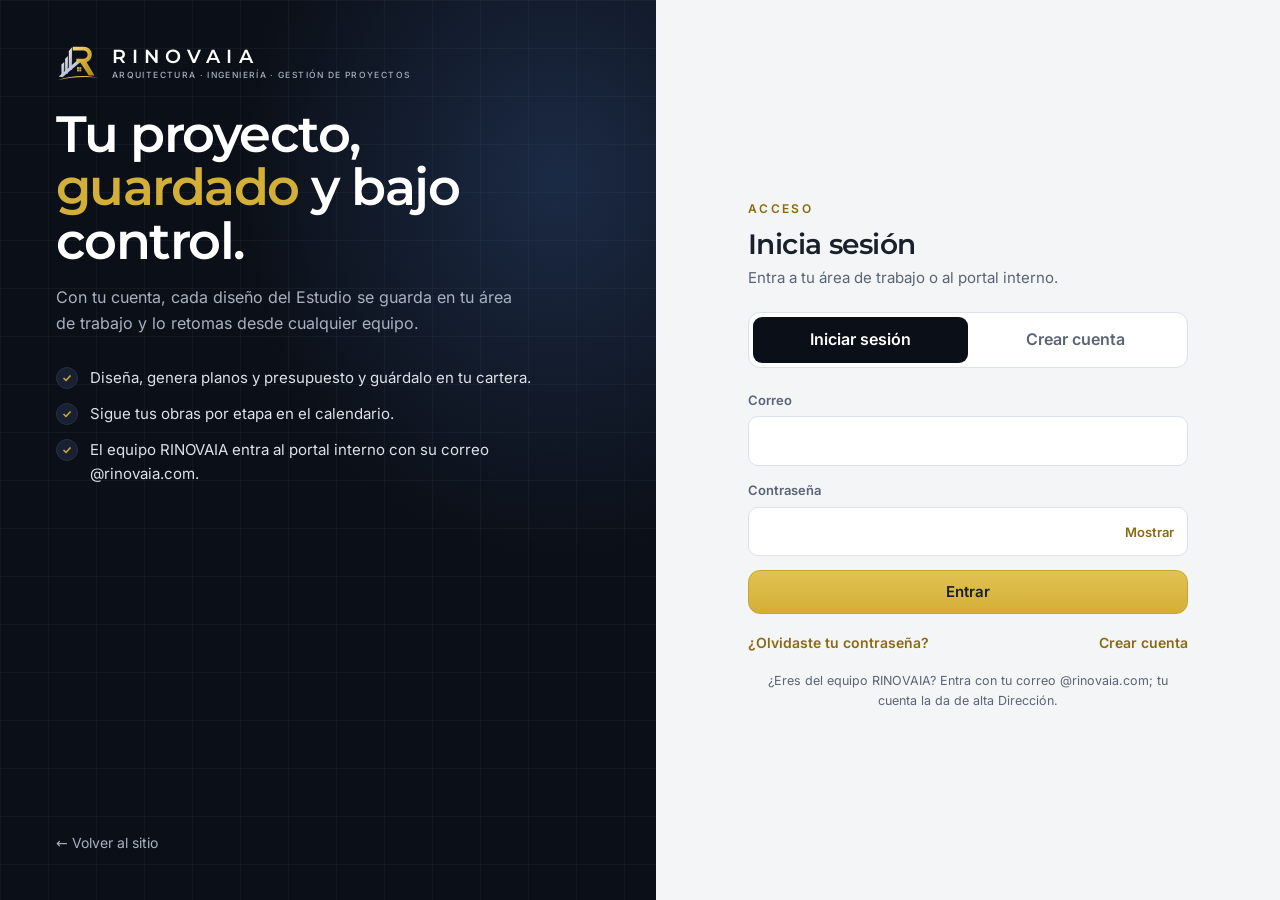
<file: acceso.html>
<!doctype html>
<html lang="es-MX">
<head>
<meta charset="utf-8">
<meta name="viewport" content="width=device-width,initial-scale=1,viewport-fit=cover">
<title>Acceso · RINOVAIA</title>
<meta name="description" content="Inicia sesión o crea tu cuenta en RINOVAIA para diseñar y guardar tus proyectos.">
<meta name="robots" content="noindex">
<meta name="theme-color" content="#0B0F17">
<link rel="icon" href="assets/img/logo-mark.svg" type="image/svg+xml">
<link rel="icon" href="favicon.ico" sizes="16x16 32x32 48x48">
<link rel="manifest" href="manifest.webmanifest">
<link rel="apple-touch-icon" href="assets/img/app/apple-180.png">
<link rel="preload" href="assets/fonts/montserrat.woff2" as="font" type="font/woff2" crossorigin>
<link rel="preload" href="assets/fonts/inter.woff2" as="font" type="font/woff2" crossorigin>
<link rel="stylesheet" href="assets/css/rinova.css?v=20261126">
<style>
[hidden]{display:none!important}
body{background:var(--navy);color:#fff;min-height:100vh}
.acc{min-height:100vh;display:grid;grid-template-columns:1.05fr 1fr}
.acc-art{position:relative;overflow:hidden;padding:44px 56px;display:flex;flex-direction:column;justify-content:space-between;
  background:radial-gradient(70% 60% at 85% 20%,rgba(47,75,124,.45),transparent 70%),
  linear-gradient(rgba(192,198,212,.05) 1px,transparent 1px) 0 0/48px 48px,
  linear-gradient(90deg,rgba(192,198,212,.05) 1px,transparent 1px) 0 0/48px 48px,var(--navy)}
.acc-art h1{font-size:clamp(34px,4vw,54px);line-height:1.04;letter-spacing:-.03em;margin:18px 0 18px;max-width:14ch}
.acc-art h1 .d{color:var(--gold)}
.acc-art p{color:var(--navy-text);max-width:46ch;margin:0}
.acc-art ul{list-style:none;padding:0;margin:30px 0 0;display:grid;gap:12px;color:#DDE1E8;font-size:15px}
.acc-art li{display:flex;gap:12px;align-items:flex-start}
.acc-art li::before{content:"";flex:none;width:22px;height:22px;border-radius:50%;margin-top:1px;background:var(--navy-3) url("data:image/svg+xml,%3Csvg xmlns='http://www.w3.org/2000/svg' viewBox='0 0 24 24' fill='none' stroke='%23D4AF37' stroke-width='3'%3E%3Cpath d='M5 12l5 5 9-10'/%3E%3C/svg%3E") center/12px no-repeat;border:1px solid var(--navy-line)}
.acc-art small{color:var(--navy-text);font-size:12px}
.acc-form{background:var(--mist);color:var(--graphite);display:flex;align-items:center;justify-content:center;padding:40px 24px}
.box{width:min(440px,100%)}
.box h2{font-size:28px;margin:6px 0 6px;letter-spacing:-.02em}
.box .sub{color:var(--muted);margin:0 0 22px;font-size:15px}
.tabs{display:grid;grid-template-columns:1fr 1fr;background:#fff;border:1px solid var(--line);border-radius:12px;padding:4px;margin-bottom:22px}
.tabs button{border:0;background:none;padding:10px;border-radius:9px;font-weight:600;color:var(--muted);cursor:pointer}
.tabs button[aria-selected="true"]{background:var(--navy);color:#fff}
form{display:grid;gap:14px}
.row2{display:grid;grid-template-columns:1fr 1fr;gap:12px}
.pw{position:relative}.pw .input{padding-right:84px}
.pw button{position:absolute;right:6px;top:50%;transform:translateY(-50%);border:0;background:none;color:var(--gold-ink);font-weight:600;font-size:13px;cursor:pointer;padding:8px}
.msg{display:none;padding:12px 14px;border-radius:10px;font-size:14px}
.msg.on{display:block}.msg.ok{background:#ECF6F0;color:var(--ok);border:1px solid #BFDCCB}.msg.bad{background:#FBEEEC;color:var(--bad);border:1px solid #EBC6C1}
.links{display:flex;justify-content:space-between;gap:10px;flex-wrap:wrap;font-size:14px;margin-top:4px}
.links a,.links button{color:var(--gold-ink);background:none;border:0;padding:0;cursor:pointer;font-weight:600;text-decoration:none}
.check{display:flex;gap:10px;align-items:flex-start;font-size:13px;color:var(--muted)}
.check input{margin-top:3px;accent-color:var(--gold)}
.back{display:inline-flex;gap:8px;align-items:center;color:var(--navy-text);text-decoration:none;font-size:14px}
.back:hover{color:#fff}
.btn.wide{width:100%}
.note{font-size:12.5px;color:var(--muted);margin:16px 0 0;text-align:center}
@media(max-width:900px){.acc{grid-template-columns:1fr}.acc-art{padding:28px 20px 34px}.acc-art ul,.acc-art .foot{display:none}.acc-art h1{font-size:32px;margin:16px 0 8px}.acc-form{padding:28px 16px 40px}}
@media(max-width:420px){.row2{grid-template-columns:1fr}}
</style>
</head>
<body>
<div class="acc">
  <section class="acc-art" aria-label="RINOVAIA">
    <div>
      <a class="logo on-dark" href="index.html" aria-label="RINOVAIA, inicio"><img src="assets/img/isotipo.svg" alt="" width="44" height="38"><span class="wm"><b>RINOVAIA</b><small>Arquitectura · Ingeniería · Gestión de proyectos</small></span></a>
      <h1>Tu proyecto, <span class="d">guardado</span> y bajo control.</h1>
      <p>Con tu cuenta, cada diseño del Estudio se guarda en tu área de trabajo y lo retomas desde cualquier equipo.</p>
      <ul>
        <li>Diseña, genera planos y presupuesto y guárdalo en tu cartera.</li>
        <li>Sigue tus obras por etapa en el calendario.</li>
        <li>El equipo RINOVAIA entra al portal interno con su correo @rinovaia.com.</li>
      </ul>
    </div>
    <div class="foot"><a class="back" href="index.html">← Volver al sitio</a></div>
  </section>

  <section class="acc-form">
    <div class="box">
      <p class="eyebrow" id="kicker">Acceso</p>
      <h2 id="ttl">Inicia sesión</h2>
      <p class="sub" id="sub">Entra a tu área de trabajo o al portal interno.</p>

      <div class="tabs" role="tablist" id="tabs">
        <button type="button" role="tab" id="tIn" aria-selected="true" aria-controls="fIn">Iniciar sesión</button>
        <button type="button" role="tab" id="tUp" aria-selected="false" aria-controls="fUp">Crear cuenta</button>
      </div>

      <div class="msg" id="msg" role="status" aria-live="polite"></div>

      <form id="fIn" novalidate>
        <div class="field"><label for="inEmail">Correo</label><input class="input" id="inEmail" type="email" autocomplete="email" required></div>
        <div class="field"><label for="inPass">Contraseña</label><div class="pw"><input class="input" id="inPass" type="password" autocomplete="current-password" required><button type="button" data-show="inPass">Mostrar</button></div></div>
        <button class="btn btn-gold wide" type="submit">Entrar</button>
        <div class="links"><button type="button" id="goForgot">¿Olvidaste tu contraseña?</button><button type="button" id="goUp">Crear cuenta</button></div>
      </form>

      <form id="fUp" novalidate hidden>
        <div class="field"><label for="upName">Nombre completo</label><input class="input" id="upName" autocomplete="name" maxlength="120" required></div>
        <div class="row2">
          <div class="field"><label for="upPhone">WhatsApp</label><input class="input" id="upPhone" type="tel" inputmode="tel" autocomplete="tel" maxlength="20" placeholder="10 dígitos"></div>
          <div class="field"><label for="upCompany">Empresa (opcional)</label><input class="input" id="upCompany" autocomplete="organization" maxlength="120"></div>
        </div>
        <div class="field"><label for="upEmail">Correo</label><input class="input" id="upEmail" type="email" autocomplete="email" required></div>
        <div class="field"><label for="upPass">Contraseña</label><div class="pw"><input class="input" id="upPass" type="password" autocomplete="new-password" minlength="8" required><button type="button" data-show="upPass">Mostrar</button></div><small class="muted" style="font-size:12px;color:var(--muted)">Mínimo 8 caracteres, con letras y números.</small></div>
        <label class="check"><input type="checkbox" id="upTerms" required> Acepto que RINOVAIA guarde mis datos y proyectos para darme el servicio.</label>
        <button class="btn btn-gold wide" type="submit">Crear mi cuenta</button>
        <div class="links"><span></span><button type="button" id="goIn">Ya tengo cuenta</button></div>
      </form>

      <form id="fForgot" novalidate hidden>
        <div class="field"><label for="fgEmail">Correo de tu cuenta</label><input class="input" id="fgEmail" type="email" autocomplete="email" required></div>
        <button class="btn btn-gold wide" type="submit">Enviarme el enlace</button>
        <div class="links"><button type="button" data-back>← Volver</button></div>
      </form>

      <form id="fReset" novalidate hidden>
        <div class="field"><label for="rsPass">Nueva contraseña</label><div class="pw"><input class="input" id="rsPass" type="password" autocomplete="new-password" minlength="8" required><button type="button" data-show="rsPass">Mostrar</button></div></div>
        <button class="btn btn-gold wide" type="submit">Guardar contraseña</button>
      </form>

      <p class="note">¿Eres del equipo RINOVAIA? Entra con tu correo @rinovaia.com; tu cuenta la da de alta Dirección.</p>
    </div>
  </section>
</div>

<script src="assets/js/vendor/supabase-2.58.0.min.js?v=20261126"></script>
<script src="assets/js/sesion.js?v=20261126"></script>
<script>
(function(){
  'use strict';
  var db = window.rinovaDB, $ = function(id){ return document.getElementById(id); };
  var params = new URLSearchParams(location.search);
  // Solo se regresa a páginas de este sitio
  var next = params.get('next') || 'interno.html';
  if (!/^[a-z0-9-]+\.html([?#][^\s]*)?$/i.test(next)) next = 'interno.html';

  var forms = ['fIn','fUp','fForgot','fReset'];
  var TXT = {
    fIn: ['Acceso','Inicia sesión','Entra a tu área de trabajo o al portal interno.'],
    fUp: ['Nuevo usuario','Crea tu cuenta','Regístrate gratis para crear y guardar tus proyectos.'],
    fForgot: ['Recuperar acceso','Restablece tu contraseña','Te enviamos un enlace a tu correo.'],
    fReset: ['Recuperar acceso','Elige una contraseña nueva','Escríbela dos veces sin prisa: la usarás para entrar.']
  };
  function show(id){
    forms.forEach(function(f){ $(f).hidden = f !== id; });
    $('tabs').hidden = !(id === 'fIn' || id === 'fUp');
    $('tIn').setAttribute('aria-selected', id === 'fIn'); $('tUp').setAttribute('aria-selected', id === 'fUp');
    $('kicker').textContent = TXT[id][0]; $('ttl').textContent = TXT[id][1]; $('sub').textContent = TXT[id][2];
    msg('');
    var first = $(id).querySelector('input'); if (first) setTimeout(function(){ first.focus(); }, 30);
  }
  function msg(t, ok){ var m = $('msg'); m.textContent = t || ''; m.className = 'msg' + (t ? ' on ' + (ok ? 'ok' : 'bad') : ''); }
  function busy(form, on, label){ var b = form.querySelector('button[type=submit]'); if (on) { b.dataset.t = b.textContent; b.textContent = label || 'Un momento…'; } else if (b.dataset.t) b.textContent = b.dataset.t; b.disabled = on; }
  function human(e){
    var m = (e && e.message) || '';
    if (/Invalid login credentials/i.test(m)) return 'Correo o contraseña incorrectos.';
    if (/Email not confirmed/i.test(m)) return 'Primero confirma tu correo: abre el enlace que te enviamos.';
    if (/already registered|already exists/i.test(m)) return 'Ese correo ya tiene cuenta. Inicia sesión o recupera tu contraseña.';
    if (/rate limit|too many/i.test(m)) return 'Demasiados intentos. Espera unos minutos y vuelve a intentar.';
    if (/banned/i.test(m)) return 'Tu acceso está suspendido. Escribe a Dirección.';
    if (/Password should/i.test(m)) return 'La contraseña debe tener al menos 8 caracteres.';
    return m || 'No se pudo completar. Intenta de nuevo.';
  }
  var emailOk = function(v){ return /^[^@\s]+@[^@\s]+\.[^@\s]+$/.test(v); };

  $('tIn').onclick = $('goIn').onclick = function(){ show('fIn'); };
  $('tUp').onclick = $('goUp').onclick = function(){ show('fUp'); };
  $('goForgot').onclick = function(){ $('fgEmail').value = $('inEmail').value; show('fForgot'); };
  document.querySelectorAll('[data-back]').forEach(function(b){ b.onclick = function(){ show('fIn'); }; });
  document.querySelectorAll('[data-show]').forEach(function(b){ b.onclick = function(){ var i = $(b.dataset.show); var s = i.type === 'password'; i.type = s ? 'text' : 'password'; b.textContent = s ? 'Ocultar' : 'Mostrar'; }; });

  function go(){ location.replace(next); }

  $('fIn').addEventListener('submit', function(e){
    e.preventDefault();
    var em = $('inEmail').value.trim().toLowerCase(), pw = $('inPass').value;
    if (!emailOk(em) || !pw) return msg('Escribe tu correo y tu contraseña.');
    busy(this, true, 'Entrando…'); var f = this;
    db.auth.signInWithPassword({ email: em, password: pw }).then(function(r){
      if (r.error) throw r.error; go();
    }).catch(function(err){ msg(human(err)); busy(f, false); });
  });

  $('fUp').addEventListener('submit', function(e){
    e.preventDefault();
    var name = $('upName').value.trim(), em = $('upEmail').value.trim().toLowerCase(), pw = $('upPass').value, ph = $('upPhone').value.replace(/[^\d+]/g,'');
    if (name.length < 3) return msg('Escribe tu nombre completo.');
    if (!emailOk(em)) return msg('Revisa tu correo.');
    if (pw.length < 8 || !/[a-z]/i.test(pw) || !/\d/.test(pw)) return msg('La contraseña necesita al menos 8 caracteres, con letras y números.');
    if (ph && (ph.length < 10 || ph.length > 15)) return msg('El WhatsApp debe tener 10 dígitos.');
    if (!$('upTerms').checked) return msg('Acepta el aviso para crear tu cuenta.');
    busy(this, true, 'Creando tu cuenta…'); var f = this;
    db.auth.signUp({ email: em, password: pw, options: {
      data: { full_name: name, phone: ph || null, company: $('upCompany').value.trim() || null },
      emailRedirectTo: location.origin + location.pathname.replace(/[^/]*$/, '') + 'acceso.html?next=' + encodeURIComponent(next)
    }}).then(function(r){
      if (r.error) throw r.error;
      if (r.data.session) return go();
      // Supabase no avisa si el correo ya existía: identities vacío
      if (r.data.user && r.data.user.identities && !r.data.user.identities.length) throw new Error('already registered');
      f.reset(); show('fIn'); $('inEmail').value = em;
      msg('Listo. Te enviamos un correo a ' + em + ': abre el enlace para confirmar tu cuenta y luego inicia sesión.', true);
    }).catch(function(err){ msg(human(err)); }).then(function(){ busy(f, false); });
  });

  $('fForgot').addEventListener('submit', function(e){
    e.preventDefault();
    var em = $('fgEmail').value.trim().toLowerCase();
    if (!emailOk(em)) return msg('Revisa tu correo.');
    busy(this, true, 'Enviando…'); var f = this;
    db.auth.resetPasswordForEmail(em, { redirectTo: location.origin + location.pathname + '?reset=1' }).then(function(r){
      if (r.error) throw r.error;
      msg('Si el correo tiene cuenta, te llegará un enlace para elegir una contraseña nueva.', true);
    }).catch(function(err){ msg(human(err)); }).then(function(){ busy(f, false); });
  });

  $('fReset').addEventListener('submit', function(e){
    e.preventDefault();
    var pw = $('rsPass').value;
    if (pw.length < 8 || !/[a-z]/i.test(pw) || !/\d/.test(pw)) return msg('La contraseña necesita al menos 8 caracteres, con letras y números.');
    busy(this, true, 'Guardando…'); var f = this;
    db.auth.updateUser({ password: pw }).then(function(r){
      if (r.error) throw r.error;
      msg('Contraseña actualizada. Entrando…', true); setTimeout(go, 900);
    }).catch(function(err){ msg(human(err)); busy(f, false); });
  });

  // Enlace de recuperación: Supabase abre la página con sesión temporal
  var recovering = params.get('reset') === '1' || /type=recovery/.test(location.hash);
  db.auth.onAuthStateChange(function(ev){ if (ev === 'PASSWORD_RECOVERY') { recovering = true; show('fReset'); } });
  if (params.get('modo') === 'alta') show('fUp');
  db.auth.getSession().then(function(r){
    if (recovering && r.data.session) return show('fReset');
    if (r.data.session && !recovering) go();
  });
  var err = new URLSearchParams(location.hash.slice(1)).get('error_description');
  if (err) msg(err.replace(/\+/g,' '));
})();
</script>
</body>
</html>
</file>
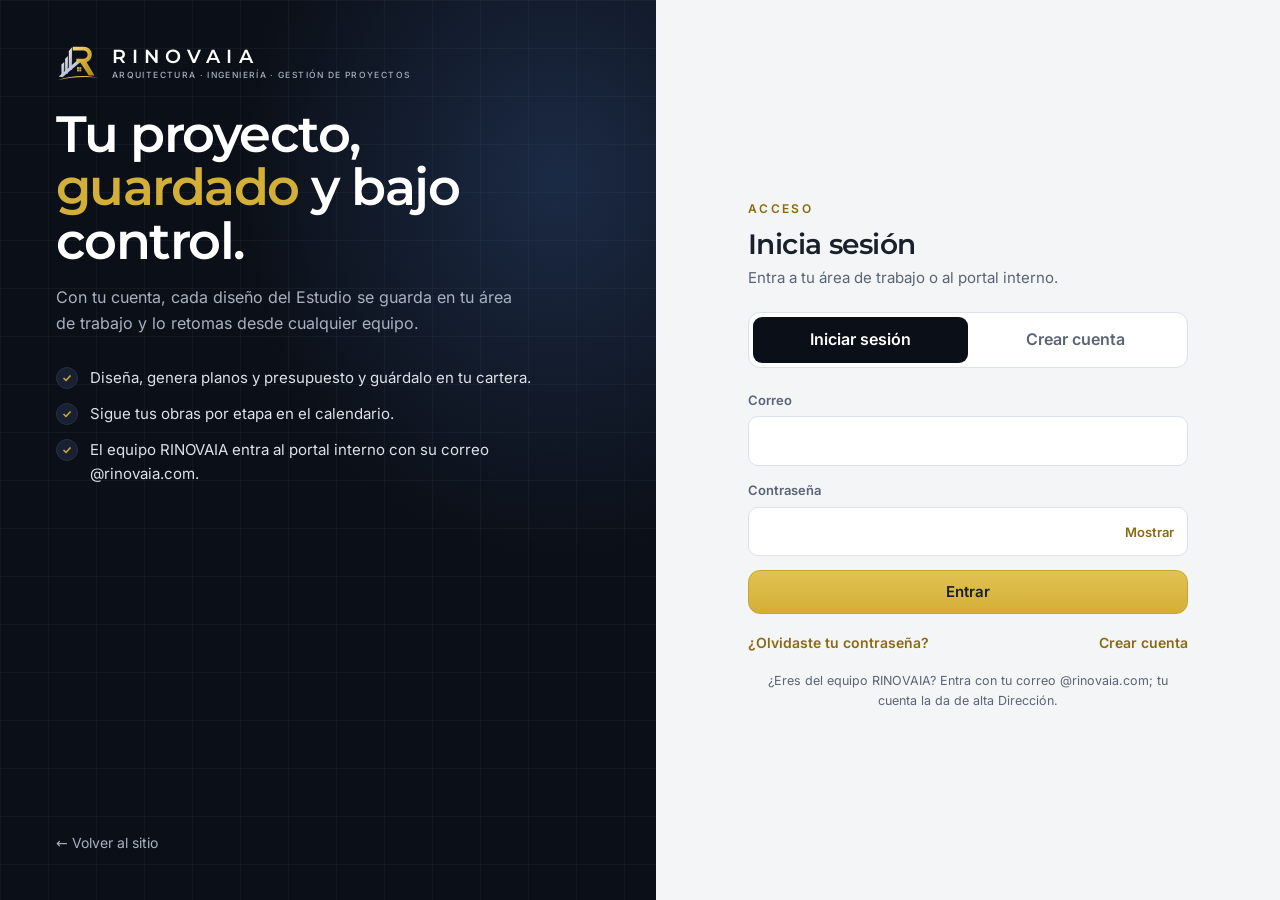
<file: app.html>
<!doctype html>
<html lang="es-MX" class="auth-wait">
<head>
<meta charset="utf-8">
<meta name="viewport" content="width=device-width,initial-scale=1,viewport-fit=cover">
<title>Plataforma · RINOVAIA</title>
<meta name="description" content="Plataforma RINOVAIA: proyectos, planos, estructuras, control de obra y administración en un solo lugar.">
<meta name="theme-color" content="#0B0F17">
<meta name="robots" content="noindex">
<link rel="icon" href="assets/img/logo-mark.svg" type="image/svg+xml">
<!-- App instalable (PC, Mac, Android, iPhone, iPad) -->
<link rel="manifest" href="manifest.webmanifest">
<link rel="icon" href="favicon.ico" sizes="16x16 32x32 48x48">
<link rel="apple-touch-icon" href="assets/img/app/apple-180.png">
<link rel="apple-touch-icon" sizes="167x167" href="assets/img/app/apple-167.png">
<link rel="apple-touch-icon" sizes="152x152" href="assets/img/app/apple-152.png">
<meta name="application-name" content="RINOVAIA">
<meta name="apple-mobile-web-app-title" content="RINOVAIA">
<meta name="mobile-web-app-capable" content="yes">
<meta name="apple-mobile-web-app-capable" content="yes">
<meta name="apple-mobile-web-app-status-bar-style" content="black">
<link rel="apple-touch-startup-image" media="(device-width: 440px) and (device-height: 956px) and (-webkit-device-pixel-ratio: 3) and (orientation: portrait)" href="assets/img/app/splash-1320x2868.png">
<link rel="apple-touch-startup-image" media="(device-width: 402px) and (device-height: 874px) and (-webkit-device-pixel-ratio: 3) and (orientation: portrait)" href="assets/img/app/splash-1206x2622.png">
<link rel="apple-touch-startup-image" media="(device-width: 430px) and (device-height: 932px) and (-webkit-device-pixel-ratio: 3) and (orientation: portrait)" href="assets/img/app/splash-1290x2796.png">
<link rel="apple-touch-startup-image" media="(device-width: 393px) and (device-height: 852px) and (-webkit-device-pixel-ratio: 3) and (orientation: portrait)" href="assets/img/app/splash-1179x2556.png">
<link rel="apple-touch-startup-image" media="(device-width: 428px) and (device-height: 926px) and (-webkit-device-pixel-ratio: 3) and (orientation: portrait)" href="assets/img/app/splash-1284x2778.png">
<link rel="apple-touch-startup-image" media="(device-width: 390px) and (device-height: 844px) and (-webkit-device-pixel-ratio: 3) and (orientation: portrait)" href="assets/img/app/splash-1170x2532.png">
<link rel="apple-touch-startup-image" media="(device-width: 414px) and (device-height: 896px) and (-webkit-device-pixel-ratio: 3) and (orientation: portrait)" href="assets/img/app/splash-1242x2688.png">
<link rel="apple-touch-startup-image" media="(device-width: 375px) and (device-height: 812px) and (-webkit-device-pixel-ratio: 3) and (orientation: portrait)" href="assets/img/app/splash-1125x2436.png">
<link rel="apple-touch-startup-image" media="(device-width: 414px) and (device-height: 896px) and (-webkit-device-pixel-ratio: 2) and (orientation: portrait)" href="assets/img/app/splash-828x1792.png">
<link rel="apple-touch-startup-image" media="(device-width: 414px) and (device-height: 736px) and (-webkit-device-pixel-ratio: 3) and (orientation: portrait)" href="assets/img/app/splash-1242x2208.png">
<link rel="apple-touch-startup-image" media="(device-width: 375px) and (device-height: 667px) and (-webkit-device-pixel-ratio: 2) and (orientation: portrait)" href="assets/img/app/splash-750x1334.png">
<link rel="apple-touch-startup-image" media="(device-width: 1032px) and (device-height: 1376px) and (-webkit-device-pixel-ratio: 2) and (orientation: portrait)" href="assets/img/app/splash-2064x2752.png">
<link rel="apple-touch-startup-image" media="(device-width: 1024px) and (device-height: 1366px) and (-webkit-device-pixel-ratio: 2) and (orientation: portrait)" href="assets/img/app/splash-2048x2732.png">
<link rel="apple-touch-startup-image" media="(device-width: 834px) and (device-height: 1210px) and (-webkit-device-pixel-ratio: 2) and (orientation: portrait)" href="assets/img/app/splash-1668x2420.png">
<link rel="apple-touch-startup-image" media="(device-width: 834px) and (device-height: 1194px) and (-webkit-device-pixel-ratio: 2) and (orientation: portrait)" href="assets/img/app/splash-1668x2388.png">
<link rel="apple-touch-startup-image" media="(device-width: 820px) and (device-height: 1180px) and (-webkit-device-pixel-ratio: 2) and (orientation: portrait)" href="assets/img/app/splash-1640x2360.png">
<link rel="apple-touch-startup-image" media="(device-width: 810px) and (device-height: 1080px) and (-webkit-device-pixel-ratio: 2) and (orientation: portrait)" href="assets/img/app/splash-1620x2160.png">
<link rel="apple-touch-startup-image" media="(device-width: 744px) and (device-height: 1133px) and (-webkit-device-pixel-ratio: 2) and (orientation: portrait)" href="assets/img/app/splash-1488x2266.png">
<link rel="apple-touch-startup-image" media="(device-width: 768px) and (device-height: 1024px) and (-webkit-device-pixel-ratio: 2) and (orientation: portrait)" href="assets/img/app/splash-1536x2048.png">
<!-- /App instalable -->
<link rel="preload" href="assets/fonts/montserrat.woff2" as="font" type="font/woff2" crossorigin>
<link rel="preload" href="assets/fonts/inter.woff2" as="font" type="font/woff2" crossorigin>
<link rel="stylesheet" href="assets/css/rinova.css?v=20261215">
<style>.auth-wait body{visibility:hidden}</style>
<style>
body{background:var(--mist)}
.shell{display:grid;grid-template-columns:256px 1fr;min-height:100vh;min-height:100dvh}
.shell>div,.studio>div{min-width:0}
/* Barra lateral — azul profundo */
.side{background:var(--navy);color:var(--navy-text);padding:20px 14px;display:flex;flex-direction:column;gap:2px;position:sticky;top:0;height:100vh;height:100dvh;overflow-y:auto;border-right:1px solid var(--navy-line)}
.side .logo{padding:4px 8px 22px}
.side .logo img{width:40px}
.side .logo .wm b{font-size:16px}
.side .grp{font-size:10.5px;letter-spacing:.2em;text-transform:uppercase;color:#6E7890;padding:16px 12px 6px;font-weight:600}
.side .nv{display:flex;align-items:center;gap:12px;width:100%;min-height:42px;background:none;border:0;color:inherit;padding:9px 12px;border-radius:10px;cursor:pointer;font-size:14px;font-weight:500;text-align:left;text-decoration:none;transition:background .2s,color .2s;position:relative}
.side .nv svg{width:19px;height:19px;flex:none;opacity:.85}
.side .nv:hover{background:var(--navy-2);color:#fff}
.side .nv[aria-current="page"]{background:var(--navy-3);color:#fff}
.side .nv[aria-current="page"]::before{content:"";position:absolute;left:-14px;top:9px;bottom:9px;width:3px;border-radius:0 3px 3px 0;background:var(--gold)}
.side .nv[aria-current="page"] svg{color:var(--gold);opacity:1}
.side .nv.ai svg{color:var(--gold)}
.side .count{margin-left:auto;font-size:11px;background:var(--navy-3);color:#fff;padding:2px 8px;border-radius:99px}
.side .user{margin-top:auto;display:flex;gap:10px;align-items:center;padding:12px;border-radius:14px;background:var(--navy-2);border:1px solid var(--navy-line)}
.avatar{width:36px;height:36px;border-radius:50%;background:linear-gradient(135deg,#E3C252,#B8932A);color:var(--graphite);display:grid;place-items:center;font-weight:700;font-size:13px;flex:none}
.side .user b{color:#fff;display:block;font-size:14px}
.side .user small{font-size:12px}
.side a.back{color:var(--navy-text);font-size:13px;text-decoration:none;padding:12px;margin-top:6px}
.side a.back:hover{color:#fff}
.topm{display:none}
@media(max-width:980px){
  .shell{grid-template-columns:1fr}
  .side{display:none}
  .topm{display:flex;align-items:center;gap:10px;background:var(--navy);color:#fff;padding:10px 16px;position:sticky;top:0;z-index:40;border-bottom:1px solid var(--navy-line)}
  .topm .logo img{width:34px}
  .topm .logo .wm b{font-size:14px}
  .topm select{margin-left:auto;background:var(--navy-2);color:#fff;border:1px solid var(--navy-line);border-radius:10px;padding:9px 10px;min-height:44px;max-width:52vw}
}

/* Área principal — superficie clara para trabajo técnico */
.main{padding:24px 30px 60px;min-width:0}
@media(max-width:640px){.main{padding:16px 14px 90px}}
.bar{display:flex;align-items:center;gap:14px;flex-wrap:wrap;margin:16px 0 18px}
.bar .title{display:flex;flex-direction:column;min-width:0}
.bar .title small{color:var(--muted);font-size:12px;letter-spacing:.12em;font-weight:600;text-transform:uppercase}
.bar h1,.bar input.pname{font-family:var(--display);font-size:30px;font-weight:600;letter-spacing:-.01em;line-height:1.2}
.bar input.pname{border:0;background:transparent;padding:0;min-width:0;width:min(440px,72vw);border-bottom:1px dashed transparent;color:var(--graphite)}
.bar input.pname:hover,.bar input.pname:focus{border-bottom-color:var(--silver);outline:none}
.bar .acts{margin-left:auto;display:flex;gap:8px;flex-wrap:wrap}
@media(max-width:640px){.bar h1,.bar input.pname{font-size:24px}.bar .acts{margin-left:0;width:100%;display:grid;grid-template-columns:1fr 1fr}.bar .acts .btn{padding-inline:10px}.bar .acts .btn-gold{grid-column:1/-1;order:-1}.bar .acts .btn-gold:only-child{grid-column:1/-1}}
.view{display:none}
.view.on{display:block}

.studio{display:grid;grid-template-columns:330px 1fr;gap:18px;align-items:start}
@media(max-width:1180px){.studio{grid-template-columns:1fr}.studio>form{order:2}}

/* Panel de parámetros */
.params{padding:20px;display:grid;gap:18px;position:sticky;top:18px}
@media(max-width:1180px){.params{position:static}}
.params h3{font-size:18px}
.params .row{display:grid;grid-template-columns:1fr 1fr;gap:10px}
.range{display:grid;gap:6px}
.range .lb{display:flex;justify-content:space-between;font-size:13px;font-weight:600;color:var(--muted)}
.range .lb output{color:var(--graphite);font-variant-numeric:tabular-nums}
input[type=range]{width:100%;height:24px}
.seg{display:grid;grid-template-columns:repeat(3,1fr);background:var(--mist);border:1px solid var(--line);border-radius:10px;padding:3px}
.seg button{border:0;background:none;min-height:38px;padding:6px 2px;border-radius:8px;font-size:12.5px;font-weight:600;color:var(--muted);cursor:pointer}
.seg button[aria-pressed="true"]{background:var(--navy);color:#fff}
.sep{height:1px;background:var(--line)}
.gen{width:100%}
.live{display:flex;align-items:center;gap:8px;font-size:12px;color:var(--muted)}
.live .dot{color:var(--ok);animation:pulse 2s infinite}
@keyframes pulse{50%{opacity:.3}}

/* Resultados */
.kpis{display:grid;grid-template-columns:repeat(4,1fr);gap:12px;margin-bottom:14px}
.kpi{padding:16px 18px;position:relative;overflow:hidden}
.kpi::after{content:"";position:absolute;left:0;top:0;bottom:0;width:3px;background:var(--line)}
.kpi:first-child::after{background:var(--gold)}
.kpi>span{font-size:12px;color:var(--muted);font-weight:600}
.kpi b{display:block;font-family:var(--display);font-size:24px;font-weight:600;line-height:1.2;margin:4px 0 2px;letter-spacing:-.01em}
.kpi small{font-size:12px;color:var(--muted)}
@media(max-width:760px){.kpis{grid-template-columns:1fr 1fr}.kpi b{font-size:20px}}
.out{padding:0;overflow:hidden;overflow:clip}
.tabs{display:flex;gap:2px;padding:8px;border-bottom:1px solid var(--line);overflow-x:auto;scrollbar-width:none;background:#FBFCFD}
.tabs button{border:0;background:none;min-height:42px;padding:8px 16px;border-radius:10px;font-weight:600;font-size:14px;color:var(--muted);cursor:pointer;white-space:nowrap;display:flex;gap:8px;align-items:center}
.tabs button[aria-selected="true"]{background:var(--navy);color:#fff}
.tabs button[aria-selected="true"] .chip{background:rgba(255,255,255,.12);color:#fff;border-color:transparent}
.tabs .chip{padding:1px 8px;font-size:11px}
.pane{display:none;padding:20px}
.pane.on{display:block}
@media(max-width:640px){.pane{padding:14px}}
.render-box{position:relative;border-radius:14px;overflow:hidden;border:1px solid var(--line)}
.render-box svg{width:100%;height:auto}
.render-meta{position:absolute;left:12px;bottom:12px;display:flex;gap:8px;flex-wrap:wrap}
.render-meta .chip{background:rgba(255,255,255,.92);backdrop-filter:blur(6px)}
.render-tools{display:flex;gap:16px;flex-wrap:wrap;align-items:center;margin-top:14px}
.render-tools label{display:inline-flex;gap:8px;align-items:center;font-size:14px;font-weight:500;min-height:44px}
.variants{display:grid;grid-template-columns:repeat(4,1fr);gap:10px;margin-top:10px}
.variants button{padding:0;border:2px solid transparent;border-radius:12px;overflow:hidden;cursor:pointer;background:none}
.variants button[aria-pressed="true"]{border-color:var(--gold)}
.variants small{display:block;font-size:11.5px;padding:6px 8px;color:var(--muted);background:#fff;text-align:left;font-weight:600}
@media(max-width:640px){.variants{grid-template-columns:1fr 1fr}}

table.t{width:100%;border-collapse:collapse;font-size:14px}
table.t th{text-align:left;font-size:11px;letter-spacing:.12em;text-transform:uppercase;color:var(--muted);font-weight:700;padding:10px;border-bottom:1px solid var(--line);background:#FBFCFD}
table.t td{padding:12px 10px;border-bottom:1px solid var(--line);vertical-align:middle}
table.t td.r,table.t th.r{text-align:right;white-space:nowrap}
#structOut td:nth-child(2){white-space:nowrap}
#structOut .chip{white-space:nowrap}
.ubar{height:8px;border-radius:99px;background:var(--paper-2);overflow:hidden;min-width:56px}
.ubar i{display:block;height:100%;border-radius:99px}
.tscroll{overflow-x:auto}
.grid2{display:grid;grid-template-columns:1.1fr 1fr;gap:18px}
@media(max-width:900px){.grid2{grid-template-columns:1fr}}
.panel{border:1px solid var(--line);border-radius:14px;padding:16px;background:#fff}
.panel h4{margin:0 0 12px;font-size:12px;letter-spacing:.14em;text-transform:uppercase;color:var(--muted);font-family:var(--sans);font-weight:700}
.note{font-size:12.5px;color:var(--muted);margin-top:12px}
.layers{display:flex;gap:8px;flex-wrap:wrap;margin-bottom:12px;align-items:center}
.layers label{display:inline-flex;align-items:center;gap:7px;padding:7px 12px;border-radius:99px;border:1px solid var(--line);font-size:13px;font-weight:600;cursor:pointer;background:#fff;min-height:38px}
.plan-svg{background:#fff;border:1px solid var(--line);border-radius:12px;width:100%;height:auto}
.files{display:grid;gap:0;border:1px solid var(--line);border-radius:12px;overflow:hidden;background:#fff}
.file{display:grid;grid-template-columns:auto 1fr auto auto;gap:12px;align-items:center;padding:11px 14px;border-bottom:1px solid var(--line);font-size:14px}
.file:last-child{border-bottom:0}
.file .ic{width:34px;height:34px;border-radius:8px;background:var(--tech-soft);color:var(--tech);display:grid;place-items:center}
.file .ic svg{width:17px;height:17px}
.file small{display:block;color:var(--muted);font-size:12px}
@media(max-width:560px){.file{grid-template-columns:auto 1fr auto}.file .ver{display:none}}
.costbars{display:grid;gap:12px}
.cb{display:grid;grid-template-columns:190px 1fr 130px;gap:12px;align-items:center;font-size:14px}
.cb .track{height:10px;border-radius:99px;background:var(--paper-2);overflow:hidden}
.cb .track i{display:block;height:100%;border-radius:99px;transition:width .6s var(--ease)}
.cb b{text-align:right;font-variant-numeric:tabular-nums}
@media(max-width:560px){.cb{grid-template-columns:1fr auto}.cb .track{grid-column:1/-1;grid-row:2}}
.total{display:flex;justify-content:space-between;align-items:baseline;gap:12px;flex-wrap:wrap;padding:18px 0 0;margin-top:16px;border-top:2px solid var(--navy)}
.total b{font-family:var(--display);font-size:32px;font-weight:600}

/* Proyectos */
.pf{display:grid;grid-template-columns:repeat(4,1fr);gap:12px;margin-bottom:18px}
@media(max-width:760px){.pf{grid-template-columns:1fr 1fr}}
.pgrid{display:grid;grid-template-columns:repeat(auto-fill,minmax(280px,1fr));gap:16px}
.pcard{overflow:hidden;display:flex;flex-direction:column}
.pcard .thumb{border-bottom:1px solid var(--line);position:relative}
.pcard .stage{position:absolute;left:12px;top:12px;background:var(--navy);color:#fff;border:1px solid rgba(212,175,55,.5);font-size:11px;font-weight:700;letter-spacing:.12em;text-transform:uppercase;padding:5px 10px;border-radius:8px}
.pcard .body{padding:16px;display:grid;gap:10px}
.pcard h3{font-size:18px}
.pcard .meta{display:flex;justify-content:space-between;align-items:center;gap:8px;font-size:13px;color:var(--muted)}
.prog-row{display:flex;align-items:center;gap:10px;font-size:13px}
.pbar{flex:1;height:8px;border-radius:99px;background:var(--paper-2);overflow:hidden}
.pbar i{display:block;height:100%;background:linear-gradient(90deg,var(--gold),var(--gold-2));border-radius:99px}

/* Obra */
.obra-grid{display:grid;grid-template-columns:1.35fr 1fr;gap:18px;align-items:start}
@media(max-width:1100px){.obra-grid{grid-template-columns:1fr}}
.box{padding:20px}
.box-h{display:flex;justify-content:space-between;align-items:center;gap:12px;flex-wrap:wrap;margin-bottom:14px}
.box-h h2{font-size:20px}
.box-h small{color:var(--muted);font-size:13px}
.gantt{display:grid;gap:10px}
.gr{display:grid;grid-template-columns:190px 1fr 54px;gap:12px;align-items:center;font-size:13.5px}
.gr .tr{position:relative;height:12px;border-radius:99px;background:var(--paper-2);overflow:hidden}
.gr .tr i{position:absolute;left:0;top:0;bottom:0;border-radius:99px}
.gr .tr em{position:absolute;top:-3px;bottom:-3px;width:2px;background:var(--bad);font-style:normal}
.gr b{text-align:right;font-variant-numeric:tabular-nums}
@media(max-width:560px){.gr{grid-template-columns:1fr 48px}.gr .tr{grid-column:1/-1;grid-row:2}}
.legend{display:flex;gap:16px;flex-wrap:wrap;font-size:12px;color:var(--muted);margin-top:12px}
.legend span{display:inline-flex;gap:6px;align-items:center}
.legend i{width:12px;height:8px;border-radius:3px;display:inline-block}
.log{list-style:none;margin:0;padding:0;display:grid;gap:0}
.log li{display:grid;grid-template-columns:auto 1fr;gap:12px;padding:12px 0;border-bottom:1px solid var(--line)}
.log li:last-child{border-bottom:0}
.log .d{width:42px;text-align:center;font-size:11px;color:var(--muted);line-height:1.2}
.log .d b{display:block;font-family:var(--display);font-size:18px;color:var(--graphite)}
.log p{margin:2px 0 0;font-size:14px}
.log small{color:var(--muted);font-size:12px}
.inc td:first-child{min-width:200px}
.empty{color:var(--muted);font-size:14px;padding:12px 0}
@media(max-width:640px){.inc thead{display:none}table.t.inc tr{display:grid;grid-template-columns:auto auto 1fr;gap:8px;padding:14px 0;border-bottom:1px solid var(--line)}table.t.inc td{border:0;padding:0}table.t.inc td:nth-child(-n+2){grid-column:1/-1;min-width:0}table.t.inc td:nth-child(2){color:var(--muted);font-size:13px}table.t.inc td.r{justify-self:end;align-self:center}}
dialog{border:0;border-radius:18px;padding:0;width:min(480px,calc(100% - 32px));box-shadow:0 40px 90px -30px rgba(11,15,23,.6)}
dialog::backdrop{background:rgba(11,15,23,.6);backdrop-filter:blur(4px)}
dialog form{padding:24px;display:grid;gap:14px}
dialog h3{font-size:20px}
dialog .acts{display:flex;gap:8px;justify-content:flex-end;flex-wrap:wrap;margin-top:6px}
.check{display:flex;gap:10px;align-items:center;font-size:14px;min-height:44px}

/* RINOVAIA AI */
.ai-panel{position:fixed;top:0;right:0;bottom:0;width:min(420px,100%);background:var(--navy);color:#fff;z-index:85;display:flex;flex-direction:column;transform:translateX(105%);transition:transform .35s var(--ease);border-left:1px solid var(--navy-line);box-shadow:-30px 0 80px -30px rgba(0,0,0,.6)}
.ai-panel.on{transform:none}
.ai-hd{display:flex;align-items:center;gap:12px;padding:18px 18px 14px;border-bottom:1px solid var(--navy-line)}
.ai-hd img{width:34px}
.ai-hd b{font-family:var(--display);letter-spacing:.18em;font-size:14px;display:block}
.ai-hd small{color:var(--navy-text);font-size:12px}
.ai-hd button{margin-left:auto;width:44px;height:44px;border-radius:12px;background:var(--navy-2);border:1px solid var(--navy-line);color:#fff;font-size:20px;cursor:pointer}
.ai-body{flex:1;overflow-y:auto;padding:16px 18px;display:flex;flex-direction:column;gap:12px}
.ai-body .m{max-width:92%;padding:12px 14px;border-radius:14px;font-size:14px;line-height:1.55}
.ai-body .m.u{align-self:flex-end;background:var(--navy-3);border-bottom-right-radius:4px}
.ai-body .m.a{align-self:flex-start;background:#fff;color:var(--graphite);border-bottom-left-radius:4px}
.ai-body .m.a ul{margin:6px 0 0;padding-left:18px}
.ai-body .m.a .w{display:block;margin-top:8px;font-size:12px;color:var(--warn)}
.ai-sug{display:flex;gap:8px;flex-wrap:wrap;padding:0 18px 12px}
.ai-sug button{background:var(--navy-2);border:1px solid var(--navy-line);color:#E6E9EF;border-radius:99px;padding:8px 12px;font-size:13px;cursor:pointer;min-height:38px}
.ai-sug button:hover{border-color:var(--gold);color:#fff}
.ai-in{display:flex;gap:8px;padding:12px 18px 18px;border-top:1px solid var(--navy-line)}
.ai-in input{flex:1;min-width:0;background:var(--navy-2);border:1px solid var(--navy-line);color:#fff;border-radius:10px;padding:10px 12px;min-height:44px}
.ai-in input:focus{outline:none;border-color:var(--gold)}
.ai-foot{font-size:11.5px;color:#7E889C;padding:0 18px 14px}

/* Formulario ampliado */
.params .row3{display:grid;grid-template-columns:repeat(3,1fr);gap:10px}
.params .row3 label,.params .row label{white-space:nowrap;overflow:hidden;text-overflow:ellipsis}
[hidden]{display:none !important}
.hint{margin:-10px 0 0;font-size:12px;color:var(--muted)}
.cq-up{display:grid;grid-template-columns:minmax(0,1fr);gap:8px;padding:14px;border:1px dashed var(--silver);border-radius:12px;background:#FBFCFD;min-width:0}
.cq-up .btn{white-space:normal;text-align:center}
.cq-up small{font-size:12px;color:var(--muted);line-height:1.4}
.cq-cur{min-width:0;display:flex;justify-content:space-between;align-items:center;gap:8px;font-size:13px}
.cq-cur span{min-width:0;overflow:hidden;text-overflow:ellipsis;white-space:nowrap}
.btn-text{cursor:pointer;font-weight:600;font-size:13px}
/* Láminas */
.sheet-bar{display:flex;align-items:center;gap:10px;flex-wrap:wrap;margin-bottom:12px}
.sheet-pick{display:flex;align-items:center;gap:8px;font-size:13px;font-weight:600;color:var(--muted);flex:1 1 260px;min-width:0}
.sheet-pick select{flex:1;min-width:0;min-height:42px;border:1px solid var(--line);border-radius:10px;padding:8px 10px;background:#fff;font-weight:600;color:var(--graphite)}
.sheet-acts{display:flex;gap:8px;margin-left:auto;flex-wrap:wrap}
.sheet-view{overflow-x:auto}
.sheet-view svg{min-width:640px}
@media(max-width:640px){.sheet-acts{margin-left:0;width:100%;display:grid;grid-template-columns:1fr 1.4fr}}
/* Análisis experto */
.an-head{display:flex;gap:18px;align-items:center;padding:18px;border-radius:14px;background:var(--navy);color:#fff}
.an-score{flex:none;width:96px;height:96px;border-radius:50%;display:grid;place-items:center;align-content:center;background:var(--navy-2);border:2px solid var(--gold)}
.an-score b{font-family:var(--display);font-size:34px;line-height:1;color:var(--gold) !important}
.an-score small{font-size:11px;color:var(--navy-text)}
.an-sum p{margin:0}.an-sum .eyebrow{color:var(--gold);margin-bottom:6px}
.an-sum p:last-child{font-size:15px;line-height:1.55}
.an-bars .cb{grid-template-columns:150px 1fr 40px}
.an-recs{margin:0;padding-left:20px;display:grid;gap:8px;font-size:14px}
.an-sec{margin-top:20px}
.an-sec h4{font-size:12px;letter-spacing:.14em;text-transform:uppercase;color:var(--muted);font-family:var(--sans);font-weight:700;margin:0 0 10px}
.an-list{list-style:none;margin:0 0 10px;padding:0;display:grid;gap:8px}
.an-list li{display:grid;grid-template-columns:24px 1fr;gap:10px;align-items:start;font-size:14px;line-height:1.5;padding:10px 12px;border:1px solid var(--line);border-radius:12px;background:#fff}
.an-list .ic{width:22px;height:22px;border-radius:50%;display:grid;place-items:center;font-size:12px;font-weight:800;color:#fff;background:var(--ok)}
.an-list .warn .ic{background:var(--warn)}.an-list .bad .ic{background:var(--bad)}
.ai-box{margin-top:22px;border:1px solid rgba(212,175,55,.5);border-radius:14px;padding:18px;background:linear-gradient(180deg,#FFFDF6,#fff)}
.ai-box-h{display:flex;justify-content:space-between;align-items:center;gap:12px;flex-wrap:wrap}
.ai-box-h h3{font-size:18px}.ai-box-h small{color:var(--muted);font-size:13px}
.ai-text{font-size:14.5px;line-height:1.6;margin-top:12px}
.ai-text h5{font-size:15px;margin:14px 0 4px;font-family:var(--display)}
.ai-text ul{margin:4px 0;padding-left:20px}
.ai-stale{font-size:13px;color:var(--warn);margin:12px 0 0}
@media(max-width:640px){.an-head{flex-direction:column;align-items:flex-start}.an-bars .cb{grid-template-columns:1fr 36px}}
/* Diálogo de croquis */
dialog.cq-dlg{width:min(980px,calc(100% - 24px));max-height:calc(100dvh - 24px)}
.cq-in{display:flex;flex-direction:column;max-height:calc(100dvh - 24px)}
.cq-hd{display:flex;justify-content:space-between;gap:12px;padding:20px 22px 14px;border-bottom:1px solid var(--line)}
.cq-hd .eyebrow{color:var(--gold-ink);margin:0 0 4px}
.cq-hd small{color:var(--muted);font-size:12.5px;word-break:break-all}
.cq-x{width:44px;height:44px;border-radius:12px;border:1px solid var(--line);background:#fff;font-size:22px;cursor:pointer;flex:none}
.cq-grid{display:grid;grid-template-columns:1.15fr 1fr;gap:18px;padding:18px 22px;overflow-y:auto}
.cq-pic{background:var(--mist);border:1px solid var(--line);border-radius:12px;height:min(460px,60dvh);display:flex;align-items:center;justify-content:center;overflow:hidden;padding:8px}
.cq-pic img{display:block;max-width:100%;max-height:100%;width:auto;height:auto;object-fit:contain}
.cq-load{color:var(--muted);font-size:14px;text-align:center;padding:20px}
.cq-left{display:grid;gap:10px;align-content:start;min-width:0}
.cq-view{grid-template-columns:1fr 1fr}
.cq-sch{width:100%;height:100%;background:#fff;border-radius:8px}
.cq-items{display:grid;gap:8px}
.cq-it{display:grid;grid-template-columns:64px 1fr;gap:10px;align-items:center;padding:6px;border:1px solid var(--line);border-radius:10px;background:#fff}
.cq-it.on{border-color:var(--gold);box-shadow:0 0 0 2px rgba(184,147,42,.18)}
.cq-th{width:64px;height:52px;padding:0;border:0;border-radius:6px;overflow:hidden;background:var(--mist);cursor:pointer}
.cq-th img{width:100%;height:100%;object-fit:cover;display:block}
.cq-meta{display:grid;grid-template-columns:1fr auto;gap:2px 8px;align-items:center;min-width:0}
.cq-meta b{font-size:13px;overflow:hidden;text-overflow:ellipsis;white-space:nowrap}
.cq-meta small{grid-column:1;font-size:12px;color:var(--muted)}
.cq-meta select{grid-column:2;grid-row:1/3;min-height:40px;padding:6px 8px;font-size:13px;width:auto}
.cq-up.drag{border-color:var(--gold);background:#FFFBEF}
.cq-form{display:grid;gap:12px;align-content:start}
.cq-form .row{display:grid;grid-template-columns:1fr 1fr;gap:10px}
.cq-form .row3{display:grid;grid-template-columns:repeat(3,1fr);gap:10px}
.cq-form #cqStatus{justify-self:start}
.cq-notes{margin:0;padding-left:18px;font-size:13px;color:var(--muted);display:grid;gap:6px}
.cq-acts{display:flex;justify-content:flex-end;gap:8px;padding:14px 22px 20px;border-top:1px solid var(--line);flex-wrap:wrap}
@media(max-width:760px){.cq-grid{grid-template-columns:1fr;padding:14px}.cq-pic{height:240px}.cq-acts .btn{flex:1}}
/* Planos: sub-vistas, mejora de fachada y render 3D */
.pv-tabs{grid-template-columns:repeat(5,1fr);margin-bottom:16px;max-width:1000px}
.pv-tabs button{display:inline-flex;align-items:center;justify-content:center;gap:7px;font-size:13.5px;min-height:42px}
.pv-tabs svg{width:17px;height:17px;flex:none}
.pv-tabs button[aria-pressed="true"] svg{color:var(--gold)}
/* Planos por nivel: editor de espacios con plano en vivo */
.es-bar{display:flex;flex-wrap:wrap;gap:10px;align-items:center;justify-content:space-between;margin-bottom:12px}
.es-lvls{display:flex;flex-wrap:wrap;gap:3px}.es-lvls button{padding-inline:14px;min-height:40px}
.es-grid{display:grid;grid-template-columns:minmax(0,2fr) minmax(300px,1fr);gap:16px;align-items:start}
@media(min-width:1101px){.es-side{max-height:calc(100vh - var(--bar-h,0px) - 40px);overflow:auto;overscroll-behavior:contain}}
@media(max-width:1100px){.es-grid{grid-template-columns:1fr}}
.es-plan{position:sticky;top:calc(var(--bar-h,0px) + 12px)}@media(max-width:1100px){.es-plan{position:static}}
.es-svg{border:1px solid var(--line);border-radius:14px;overflow:hidden;background:#fff}.es-svg svg{display:block;width:100%;height:auto}
.es-svg svg *{pointer-events:none}.es-svg svg rect[data-rid]{pointer-events:all;cursor:pointer;transition:fill .15s}
.es-svg svg rect[data-rid]:hover{fill:#FFF6DA}.es-svg svg rect.es-on{fill:#F7E7B0 !important;stroke:#D4AF37;stroke-width:4}
.es-svg svg .wl-hit{pointer-events:stroke;stroke-width:26px;vector-effect:non-scaling-stroke}
.es-svg svg [data-o="v"] .wl-hit{cursor:ew-resize}.es-svg svg [data-o="h"] .wl-hit{cursor:ns-resize}
.es-svg svg .wl-mark{stroke-width:7px;vector-effect:non-scaling-stroke}
.es-svg svg [data-wall]:hover .wl-mark{stroke:rgba(212,175,55,.5)}.es-svg svg [data-wall].on .wl-mark{stroke:#D4AF37}
.es-wbar{margin-top:10px;padding:12px 14px;border:1px solid var(--line);border-radius:12px;background:#fff;display:grid;gap:8px}
.es-wbar:has(.es-wtt){border-color:var(--gold);box-shadow:0 0 0 3px var(--gold-glow)}
.es-wtt{display:flex;flex-wrap:wrap;justify-content:space-between;align-items:baseline;gap:4px 10px}.es-wtt small{color:var(--muted)}
.es-wbtns{display:flex;flex-wrap:wrap;gap:8px;align-items:center}
.es-whint{margin:0;font-size:13px;color:var(--muted)}
.es-side{display:grid;gap:12px;max-height:none}
.es-ttl{display:flex;justify-content:space-between;align-items:baseline;gap:8px}.es-ttl h4{margin:0}.es-ttl small{color:var(--muted)}
.es-list{display:grid;gap:8px}
.es-room{border:1px solid var(--line);border-radius:12px;background:#fff}
.es-room.on{border-color:var(--gold);box-shadow:0 0 0 3px var(--gold-glow)}
.es-head{display:flex;align-items:center;gap:10px;width:100%;padding:10px 12px;background:none;border:0;text-align:left;cursor:pointer;font:inherit;color:inherit;min-height:48px}
.es-head b{flex:1;min-width:0;font-size:14px;overflow:hidden;text-overflow:ellipsis;white-space:nowrap}
.es-meta{display:grid;justify-items:end;line-height:1.15}.es-meta .num{font-weight:700;font-size:13.5px}.es-meta small{font-size:11.5px;color:var(--muted)}
.es-dot{width:11px;height:11px;border-radius:3px;flex:none;border:1px solid #C9CFD9;background:#fff}
.es-rec{background:#DCE6F5}.es-bano{background:#D6EAF3}.es-soc{background:#F4ECD4}.es-serv{background:#E6E8EC}.es-ext{background:#D7EBD4}
.es-tags{display:flex;flex-wrap:wrap;gap:5px;padding:0 12px 10px}.es-tags .chip{font-size:11.5px;padding:2px 8px}
.es-body{display:grid;gap:12px;padding:2px 12px 14px;border-top:1px solid var(--line);padding-top:12px}
.es-lbl{display:grid;gap:6px}
.es-fx{display:flex;flex-wrap:wrap;gap:6px}
.es-tog{display:inline-grid;text-align:left;gap:1px;padding:7px 11px;border-radius:10px;border:1px solid var(--line);background:#fff;font:inherit;font-size:13px;font-weight:600;cursor:pointer;min-height:40px;color:var(--ink,#18202B)}
.es-tog small{font-size:11px;font-weight:500;color:var(--muted)}
.es-tog[aria-pressed="true"]{background:var(--gold-soft);border-color:#E8D89F;color:var(--gold-ink)}
.es-tog:hover{border-color:var(--gold)}
.es-acts{display:flex;gap:12px;align-items:center;flex-wrap:wrap}
.es-add{display:grid;gap:6px;padding-top:6px;border-top:1px dashed var(--line)}.es-add label{font-size:13px;font-weight:600;color:var(--muted)}
.es-addrow{display:grid;grid-template-columns:1fr auto;gap:8px}
.es-resetall{justify-self:start}
.es-g .es-head{cursor:default}.es-g>small{display:block;padding:0 12px 10px}
.es-wd{display:grid;grid-template-columns:1fr 1fr;gap:8px;padding:0 12px 12px}.es-wd label{display:grid;gap:4px;font-size:12px;font-weight:600;color:var(--muted)}
.es-fit{justify-self:start;margin:0}
.es-open{display:flex;align-items:center;gap:12px;width:100%;padding:12px 14px;border:1px dashed var(--gold);border-radius:12px;background:var(--gold-soft);cursor:pointer;text-align:left;font:inherit;color:inherit;min-height:52px}
.es-open svg{width:22px;height:22px;color:var(--gold-ink);flex:none}.es-open b{display:block;font-size:14px}.es-open small{font-size:12px;color:var(--muted)}
.es-open:hover{box-shadow:0 0 0 3px var(--gold-glow)}
.energy{border:1px solid var(--line);border-radius:12px;padding:12px 14px 6px;display:grid;gap:10px;margin:0}
.energy legend{font-size:13px;font-weight:700;padding:0 6px;color:var(--ink,#18202B)}
.energy .en-tog{display:flex;align-items:center;gap:8px;font-size:14px;font-weight:600;cursor:pointer;min-height:36px}
.energy .en-tog input{width:18px;height:18px;accent-color:var(--gold)}
.energy .hint{margin:0}
.en-card{margin-top:18px}.en-card h4{display:flex;justify-content:space-between;gap:10px;flex-wrap:wrap;align-items:baseline}
.en-figs{display:grid;grid-template-columns:repeat(4,1fr);gap:10px;margin:12px 0}
.en-figs div{border:1px solid var(--line);border-radius:12px;padding:10px 12px;background:#fff}.en-figs b{display:block;font-size:18px}.en-figs span{font-size:12px;color:var(--muted)}
@media(max-width:700px){.en-figs{grid-template-columns:1fr 1fr}}
.en-list{display:grid;gap:6px;margin:0;padding:0;list-style:none;font-size:14px}.en-list li{display:flex;justify-content:space-between;gap:12px;border-bottom:1px solid var(--line);padding:6px 0}
@media(max-width:520px){.es-lvls button{padding-inline:10px;font-size:12.5px}}
@media(max-width:520px){.pv-tabs{grid-template-columns:1fr 1fr}.pv-tabs button{font-size:12px;gap:4px;padding-inline:4px}.pv-tabs svg{display:none}}
.fx-grid{display:grid;grid-template-columns:1fr;gap:18px;align-items:start}
.fx-stage{position:relative;border-radius:14px;overflow:hidden;border:1px solid var(--line);background:var(--navy);aspect-ratio:5/3}
.fx-stage svg{display:block;width:100%;height:100%}
.fx-pane{position:relative;width:100%;height:100%}
.fx-before,.fx-after{width:100%;height:100%}
.fx-stage.is-cmp{display:grid;grid-template-columns:1fr 1fr;gap:12px;aspect-ratio:auto;background:none;border:0;border-radius:0;overflow:visible}
.fx-stage.is-cmp .fx-pane{aspect-ratio:5/3;border-radius:14px;overflow:hidden;border:1px solid var(--line);background:var(--navy)}
.fx-stage.is-cmp .fx-tag-a{right:auto;left:12px}
@media(max-width:760px){.fx-stage.is-cmp{gap:6px}.fx-stage.is-cmp .fx-pane{border-radius:10px}.fx-stage.is-cmp .fx-tag.chip{top:6px;left:6px;font-size:10px;padding:2px 8px;min-height:0;white-space:nowrap;max-width:calc(100% - 12px);overflow:hidden;text-overflow:ellipsis}}
.fx-tag{position:absolute;top:12px;background:rgba(11,15,23,.78);color:#fff;border-color:rgba(212,175,55,.45);backdrop-filter:blur(6px);font-size:12px}
.fx-tag-a{right:12px}.fx-tag-b{left:12px}
.fx-legend{list-style:none;padding:0;margin:12px 0 0;display:flex;flex-wrap:wrap;gap:8px}
.fx-legend li{display:inline-flex;align-items:center;gap:8px;font-size:13px;font-weight:600;background:#fff;border:1px solid var(--line);border-radius:99px;padding:5px 12px 5px 5px}
.fx-legend li.fx-empty{display:block;border-radius:12px;padding:8px 12px;font-weight:500;color:var(--muted)}
.fx-legend .n{width:24px;height:24px;border-radius:50%;display:grid;place-items:center;background:var(--navy);color:var(--gold);font-size:12px;font-weight:700;border:1.5px solid var(--gold)}
.fx-acts{display:flex;flex-wrap:wrap;gap:10px;align-items:center;margin-top:12px}
.fx-acts .lay{display:inline-flex;align-items:center;gap:7px;padding:7px 12px;border-radius:99px;border:1px solid var(--line);font-size:13px;font-weight:600;cursor:pointer;background:#fff;min-height:40px}
.fx-hora{grid-template-columns:repeat(3,1fr);min-width:240px}
.fx-ctl{display:grid;gap:14px;align-content:start}
.fx-ctl fieldset{border:0;padding:0;margin:0;min-width:0}
.fx-ctl legend{font-size:12px;letter-spacing:.14em;text-transform:uppercase;color:var(--muted);font-weight:700;margin-bottom:8px;padding:0}
.fx-ctl .row2{display:grid;grid-template-columns:1fr 1fr;gap:10px}
.fx-styles{display:grid;grid-template-columns:1fr 1fr;gap:8px}
.fx-styles button{text-align:left;border:1px solid var(--line);background:#fff;border-radius:12px;padding:10px 12px;cursor:pointer;min-height:44px;display:grid;gap:2px;transition:border-color .2s,box-shadow .2s}
.fx-styles button b{font-size:13.5px}
.fx-styles button small{font-size:11.5px;color:var(--muted);line-height:1.35}
.fx-styles button:hover{border-color:var(--silver)}
.fx-styles button[aria-pressed="true"]{border-color:var(--gold);box-shadow:0 0 0 3px var(--gold-glow);background:#FFFDF6}
.fx-opts{display:grid;gap:6px}
.fx-opt{display:flex;gap:10px;align-items:flex-start;padding:9px 10px;border:1px solid var(--line);border-radius:12px;cursor:pointer;background:#fff;min-height:44px}
.fx-opt input{margin-top:3px;accent-color:var(--gold);width:17px;height:17px;flex:none}
.fx-opt b{display:block;font-size:13.5px}
.fx-opt small{font-size:12px;color:var(--muted)}
.fx-why{margin:0;padding-left:18px;display:grid;gap:8px;font-size:14px}
.fx-ci{display:flex;justify-content:space-between;gap:12px;font-size:14px;padding:4px 0;border-bottom:1px dashed var(--line)}
.fx-ci b{font-variant-numeric:tabular-nums;white-space:nowrap}
.r3d{position:relative;border-radius:14px;overflow:hidden;border:1px solid var(--line);background:var(--navy);aspect-ratio:16/9}
@media(max-width:640px){.r3d{aspect-ratio:4/5}}
.r3d canvas{display:block;width:100%;height:100%;cursor:grab}
.r3d canvas:active{cursor:grabbing}
.r3d.full,.r3d:fullscreen{position:fixed;inset:0;z-index:90;border-radius:0;border:0;aspect-ratio:auto;width:100vw;height:100vh;height:100dvh}
.r3d-load{position:absolute;inset:0;display:grid;place-items:center;color:#fff;font-size:15px;background:radial-gradient(circle at 50% 40%,#18202B,#0B0F17);text-align:center;padding:20px}
.r3d-load[hidden]{display:none}
.r3d-top{position:absolute;left:12px;top:12px;display:flex;gap:8px;flex-wrap:wrap;pointer-events:none}
.r3d-top .chip{background:rgba(11,15,23,.72);color:#fff;border-color:rgba(212,175,55,.45);backdrop-filter:blur(6px)}
.r3d-rec{color:#FF8A80 !important}
.r3d-hint{position:absolute;left:50%;bottom:14px;transform:translateX(-50%);background:rgba(11,15,23,.7);color:#fff;font-size:12.5px;padding:7px 14px;border-radius:99px;pointer-events:none;transition:opacity .6s;white-space:nowrap}
.r3d-hint.off{opacity:0}
.r3d-full{position:absolute;right:12px;top:12px;width:44px;height:44px;border-radius:12px;border:1px solid rgba(212,175,55,.45);background:rgba(11,15,23,.72);color:#fff;display:grid;place-items:center;cursor:pointer}
.r3d-full svg{width:20px;height:20px}
.r3d-bar{display:flex;flex-wrap:wrap;gap:10px;align-items:center;margin-top:12px}
.r3d-views{grid-template-columns:repeat(4,1fr);min-width:300px}
.r3d-exp{display:flex;gap:8px;margin-left:auto}
.r3d-bar .btn svg{width:17px;height:17px}
@media(max-width:640px){.r3d-bar>*{width:100%}.r3d-views,.fx-hora{min-width:0}.r3d-exp{margin-left:0;display:grid;grid-template-columns:1fr 1fr}.fx-acts>*{flex:1 1 auto}.fx-styles{grid-template-columns:1fr}.fx-ctl .row2{grid-template-columns:1fr}}
@media(min-width:760px){.fx-styles{grid-template-columns:repeat(3,1fr)}.fx-opts{grid-template-columns:1fr 1fr}.fx-ctl .row2{grid-template-columns:1fr 1fr 1fr}}
/* Encabezado del proyecto fijo al hacer scroll */
:root{--top-off:0px;--bar-h:0px}
.bar-fix{position:sticky;top:var(--top-off);z-index:30;background:var(--mist);margin:0 -30px 18px;padding:12px 30px 14px;border-bottom:1px solid transparent;transition:box-shadow .25s,border-color .25s}
.bar-fix.stuck{border-bottom-color:var(--line);box-shadow:0 12px 24px -18px rgba(11,15,23,.35)}
.bar-fix .quick{display:flex;gap:8px;flex-wrap:wrap;margin-top:10px}
.bar-fix .quick .btn svg{width:17px;height:17px}
/* Recorrido virtual */
.rv{position:relative;border-radius:14px;overflow:hidden;border:1px solid var(--line);background:var(--navy);aspect-ratio:16/9;user-select:none;-webkit-user-select:none}
@media(max-width:640px){.rv{aspect-ratio:4/5}}
.rv canvas#rvCanvas{display:block;width:100%;height:100%;cursor:grab;touch-action:pan-y;outline:none}
.rv canvas#rvCanvas:active{cursor:grabbing}
.rv.full,.rv:fullscreen{position:fixed;inset:0;z-index:90;border-radius:0;border:0;aspect-ratio:auto;width:100vw;height:100vh;height:100dvh}
.rv.full canvas#rvCanvas,.rv:fullscreen canvas#rvCanvas{touch-action:none}
.rv-top .chip{font-weight:700}
.rv-map{position:absolute;left:12px;bottom:12px;width:150px;height:150px;border-radius:12px;background:rgba(11,15,23,.72);border:1px solid rgba(212,175,55,.45);backdrop-filter:blur(6px);cursor:pointer;touch-action:none}
.rv-stairs{position:absolute;right:12px;bottom:12px;display:grid;gap:8px}
.rv-stairs button{min-height:44px;padding:8px 14px;border-radius:12px;border:1px solid var(--gold);background:rgba(11,15,23,.82);color:#fff;font:600 13.5px/1.2 Inter,system-ui,sans-serif;cursor:pointer;display:inline-flex;align-items:center;gap:8px}
.rv-stairs button b{color:var(--gold)}
.rv-stick{position:absolute;left:18px;bottom:18px;width:116px;height:116px;border-radius:50%;background:rgba(11,15,23,.45);border:1px solid rgba(255,255,255,.35);display:none;touch-action:none}
.rv-stick span{position:absolute;left:50%;top:50%;width:48px;height:48px;margin:-24px 0 0 -24px;border-radius:50%;background:rgba(212,175,55,.9);box-shadow:0 4px 14px rgba(0,0,0,.35)}
.rv .r3d-hint{bottom:auto;top:56px}
@media(pointer:coarse){.rv .r3d-hint{top:auto;bottom:150px}.rv-stick{display:block}.rv-map{left:auto;right:12px;top:64px;bottom:auto;width:110px;height:110px}.rv-keys{display:none}.rv-stairs{bottom:18px}}
.rv-bar .rv-levels{grid-auto-flow:column;grid-auto-columns:1fr;min-width:200px}
.rv-go .input{min-height:42px;min-width:220px}
@media(max-width:640px){.rv-bar .rv-levels,.rv-go .input{min-width:0;width:100%}.rv-go{width:100%}}
.out,#pvTabs,#aiOut{scroll-margin-top:calc(var(--top-off) + var(--bar-h) + 12px)}
@media(max-width:640px){
  .bar-fix{margin:0 -14px 14px;padding:10px 14px;gap:8px}
  .bar-fix .title small{display:none}
  .bar-fix .live{display:none}
  .bar-fix input.pname{font-size:20px}
  .bar-fix .quick{display:grid;grid-template-columns:1fr 1fr;margin-top:6px;gap:6px}
  .bar-fix .quick .btn svg{display:none}
  .bar-fix .quick .btn,.bar-fix .acts .btn{min-height:40px;font-size:13px;padding:8px 8px}
  .bar-fix .acts{gap:8px}
}
.fx-top{display:flex;gap:10px;flex-wrap:wrap;align-items:center}
.fx-top .btn{min-width:240px}
.fx-file{display:grid;grid-template-columns:64px 1fr auto;gap:12px;align-items:center;padding:8px 10px;border:1px solid var(--line);border-radius:12px;background:#FFFDF6}
.fx-file img{width:64px;height:48px;object-fit:cover;border-radius:8px;background:var(--mist)}
.fx-file b{display:block;font-size:14px;overflow:hidden;text-overflow:ellipsis;white-space:nowrap}
.fx-file small{font-size:12px;color:var(--muted)}
.fx-ref{border:1px solid var(--line);border-radius:12px;background:#fff;padding:0}
.fx-ref summary{cursor:pointer;padding:10px 12px;font-weight:600;font-size:14px;min-height:44px;display:flex;flex-wrap:wrap;gap:4px 8px;align-items:center}
.fx-ref summary small{font-weight:400;color:var(--muted);font-size:12px}
.fx-ref-g{display:grid;grid-template-columns:repeat(auto-fill,minmax(150px,1fr));gap:10px;padding:4px 12px 12px}
.fx-ref-g .field{margin:0}
.fx-ref-m{padding:0 12px 12px;display:grid;gap:8px}
.fx-ref-mh{margin:4px 0 0;font-size:13px;font-weight:600;color:var(--muted)}
.fx-ref-row{display:flex;flex-wrap:wrap;gap:6px 10px;align-items:center;padding:8px;border:1px solid var(--line);border-radius:10px}
.fx-ref-row>b{width:24px;height:24px;border-radius:50%;display:grid;place-items:center;background:var(--navy);color:var(--gold);font-size:12px}
.fx-ref-row select.input{width:auto;min-width:120px;flex:1 1 120px}
.fx-ref-w{display:inline-flex;align-items:center;gap:4px;font-size:13px}.fx-ref-w input{width:68px}
.fx-ref-row .chk{min-height:36px}
.fx-ref-g input[type=color]{width:100%;height:40px;padding:2px;border:1px solid var(--line);border-radius:10px;background:#fff;cursor:pointer}
.fx-ref-g .chk{display:flex;gap:8px;align-items:center;font-size:13px;min-height:40px}
.fx-sw{display:inline-block;width:12px;height:12px;border-radius:3px;border:1px solid rgba(0,0,0,.25);margin-right:3px;vertical-align:-2px}
.fx-photo{width:100%;height:100%;display:flex;align-items:center;justify-content:center;background:#0B0F17}
.fx-photo img{max-width:100%;max-height:100%;object-fit:contain;display:block}
.fx-up-load{position:absolute;inset:0;display:grid;place-items:center;color:#fff;background:rgba(11,15,23,.7);font-size:15px;z-index:3}
@media(max-width:640px){.fx-top .btn{min-width:0;flex:1 1 100%}}
/* Impresión del juego de planos */
#printSheets{display:none}
@media print{
  @page{size:landscape;margin:8mm}
  body.printing-sheets>*:not(#printSheets){display:none !important}
  body.printing-sheets #printSheets{display:block}
  #printSheets .sheet{page-break-after:always;break-after:page}
  #printSheets .sheet:last-child{page-break-after:auto;break-after:auto}
  #printSheets svg{width:100%;height:auto;max-height:190mm;border:0}
}
/* Generación */
.gen-overlay{position:fixed;inset:0;z-index:80;background:rgba(11,15,23,.78);backdrop-filter:blur(6px);display:none;place-items:center;padding:20px}
.gen-overlay.on{display:grid}
.gen-card{width:min(520px,100%);background:var(--navy);color:#fff;border:1px solid var(--navy-line);border-radius:22px;padding:28px;box-shadow:0 40px 90px -30px rgba(0,0,0,.8)}
.gen-card h3{font-size:22px;margin-bottom:6px}
.gen-log{list-style:none;padding:0;margin:20px 0;display:grid;gap:12px}
.gen-log li{display:flex;gap:12px;align-items:flex-start;font-size:14px;opacity:.35;transition:opacity .4s}
.gen-log li.on{opacity:1}
.gen-log li .who{flex:none;width:32px;height:32px;border-radius:9px;display:grid;place-items:center;background:rgba(212,175,55,.12);border:1px solid rgba(212,175,55,.35);color:var(--gold)}
.gen-log li .who svg{width:17px;height:17px}
.gen-log li.done .who{background:rgba(46,125,79,.18);border-color:rgba(46,125,79,.5);color:#7FD3A2}
.gen-log b{display:block}
.gen-log small{color:var(--navy-text)}
.prog{height:6px;border-radius:99px;background:var(--navy-3);overflow:hidden}
.prog i{display:block;height:100%;width:0;background:linear-gradient(90deg,var(--gold),var(--gold-2));transition:width .3s linear}

/* Presentación */
.present{position:fixed;inset:0;z-index:90;background:var(--navy);color:#fff;display:none;overflow:auto}
.present.on{display:block}
.present-in{min-height:100%;display:grid;grid-template-columns:1.5fr 1fr;gap:0}
.present .pic{display:grid;place-items:center;padding:30px;background:#080B11}
.present .pic svg{width:100%;height:auto;border-radius:16px}
.present .info{padding:44px 40px;display:flex;flex-direction:column;gap:18px}
.present .info .logo{margin-bottom:8px}
.present .info h2{font-size:clamp(30px,3.4vw,46px)}
.present .info .lead{color:var(--navy-text)}
.present .figs{display:grid;grid-template-columns:1fr 1fr;gap:12px}
.present .figs div{border:1px solid var(--navy-line);border-radius:14px;padding:16px;background:var(--navy-2)}
.present .figs b{display:block;font-family:var(--display);font-size:22px;font-weight:600}
.present .figs span{font-size:12px;color:var(--navy-text)}
.present .by{display:flex;gap:12px;align-items:center;padding:14px;border-radius:14px;background:var(--navy-2);border:1px solid var(--navy-line)}
.present .close{position:absolute;top:16px;right:16px;background:var(--navy-2);color:#fff;border:1px solid var(--navy-line);width:44px;height:44px;border-radius:12px;font-size:22px;cursor:pointer;z-index:2}
.present .acts{display:flex;gap:10px;flex-wrap:wrap;margin-top:auto}
.present .client{background:transparent;border:0;border-bottom:1px solid var(--navy-line);color:#fff;font-family:var(--display);font-size:18px;padding:6px 0;width:100%}
.present .client:focus{outline:none;border-bottom-color:var(--gold)}
@media(max-width:900px){.present-in{grid-template-columns:1fr}.present .info{padding:28px 22px}.present .pic{padding:64px 14px 14px}}

@media print{
  body{background:#fff}
  .side,.topm,.bar .acts,.bar .quick,.params,.tabs,.demo-banner,.pwa-install,.ai-panel,.no-print{display:none!important}
  .shell{display:block}.main{padding:0}
  .bar-fix{position:static;margin:0;padding:0;box-shadow:none}
  .present.on{position:static}.present .close,.present .acts{display:none}
  .card{box-shadow:none}
  .print-head{display:flex!important}
}
.print-head{display:none;align-items:center;justify-content:space-between;border-bottom:2px solid var(--gold);padding-bottom:10px;margin-bottom:16px}
</style>
</head>
<body>
<a class="skip" href="#main">Saltar al contenido</a>

<svg width="0" height="0" style="position:absolute" aria-hidden="true">
  <symbol id="i-plano" viewBox="0 0 24 24"><g fill="none" stroke="currentColor" stroke-width="1.6" stroke-linecap="round" stroke-linejoin="round"><path d="M3 21V3l18 18z"/><path d="M7 17v-4l4 4zM3 8h2M3 12h2M3 16h2"/></g></symbol>
  <symbol id="i-cercha" viewBox="0 0 24 24"><g fill="none" stroke="currentColor" stroke-width="1.6" stroke-linecap="round" stroke-linejoin="round"><path d="M2 18h20M4 18L12 6l8 12M8 18l4-6 4 6M12 6v12M4 18v3M20 18v3"/></g></symbol>
  <symbol id="i-casco" viewBox="0 0 24 24"><g fill="none" stroke="currentColor" stroke-width="1.6" stroke-linecap="round" stroke-linejoin="round"><path d="M3 17h18M5 17v-3a7 7 0 0 1 14 0v3M10 7.5V5h4v2.5M8 21h8"/></g></symbol>
  <symbol id="i-clip" viewBox="0 0 24 24"><g fill="none" stroke="currentColor" stroke-width="1.6" stroke-linecap="round" stroke-linejoin="round"><rect x="5" y="4" width="14" height="17" rx="2"/><path d="M9 4V3h6v1M8.5 15v2M12 12v5M15.5 9.5V17"/></g></symbol>
  <symbol id="i-edif" viewBox="0 0 24 24"><g fill="none" stroke="currentColor" stroke-width="1.6" stroke-linecap="round" stroke-linejoin="round"><path d="M3 21h18M5 21V5l8-2v18M13 9h6v12M8 8h2M8 12h2M8 16h2M16 13h1M16 17h1"/></g></symbol>
  <symbol id="i-ia" viewBox="0 0 24 24"><g fill="none" stroke="currentColor" stroke-width="1.6" stroke-linecap="round" stroke-linejoin="round"><path d="M12 3l1.8 5.2L19 10l-5.2 1.8L12 17l-1.8-5.2L5 10l5.2-1.8zM19 16l.8 2.2L22 19l-2.2.8L19 22l-.8-2.2L16 19l2.2-.8z"/></g></symbol>
  <symbol id="i-eye" viewBox="0 0 24 24"><g fill="none" stroke="currentColor" stroke-width="1.6" stroke-linecap="round" stroke-linejoin="round"><path d="M2 12s3.6-7 10-7 10 7 10 7-3.6 7-10 7S2 12 2 12z"/><circle cx="12" cy="12" r="3"/></g></symbol>
  <symbol id="i-pres" viewBox="0 0 24 24"><g fill="none" stroke="currentColor" stroke-width="1.6" stroke-linecap="round" stroke-linejoin="round"><rect x="3" y="4" width="18" height="12" rx="2"/><path d="M8 20h8M12 16v4"/></g></symbol>
  <symbol id="i-down" viewBox="0 0 24 24"><path d="M12 3v12M7 10l5 5 5-5M5 21h14" fill="none" stroke="currentColor" stroke-width="2" stroke-linecap="round" stroke-linejoin="round"/></symbol>
  <symbol id="i-up" viewBox="0 0 24 24"><path d="M12 15V3M7 8l5-5 5 5M5 21h14" fill="none" stroke="currentColor" stroke-width="2" stroke-linecap="round" stroke-linejoin="round"/></symbol>
  <symbol id="i-plus" viewBox="0 0 24 24"><path d="M12 5v14M5 12h14" fill="none" stroke="currentColor" stroke-width="2" stroke-linecap="round"/></symbol>
  <symbol id="i-alert" viewBox="0 0 24 24"><g fill="none" stroke="currentColor" stroke-width="1.8" stroke-linecap="round" stroke-linejoin="round"><path d="M12 3l10 18H2z"/><path d="M12 10v5M12 18h.01"/></g></symbol>
  <symbol id="i-doc" viewBox="0 0 24 24"><g fill="none" stroke="currentColor" stroke-width="1.6" stroke-linecap="round" stroke-linejoin="round"><path d="M6 3h8l4 4v14H6z"/><path d="M14 3v4h4M9 12h6M9 16h6"/></g></symbol>
  <symbol id="i-cubo" viewBox="0 0 24 24"><g fill="none" stroke="currentColor" stroke-width="1.6" stroke-linecap="round" stroke-linejoin="round"><path d="M12 3l8 4.5v9L12 21l-8-4.5v-9z"/><path d="M4 7.5l8 4.5 8-4.5M12 12v9"/></g></symbol>
  <symbol id="i-walk" viewBox="0 0 24 24"><g fill="none" stroke="currentColor" stroke-width="1.7" stroke-linecap="round" stroke-linejoin="round"><circle cx="13" cy="4.5" r="1.8"/><path d="M10 21l2.2-5.5L10 12l1-4 3.2 1.8L16.5 13M12.2 15.5L15 21M11 8L7.5 10 6.5 13.5"/></g></symbol>
  <symbol id="i-giro" viewBox="0 0 24 24"><g fill="none" stroke="currentColor" stroke-width="1.8" stroke-linecap="round" stroke-linejoin="round"><path d="M20 12a8 8 0 1 1-2.3-5.7"/><path d="M20 4v4h-4"/></g></symbol>
  <symbol id="i-play" viewBox="0 0 24 24"><path d="M8 5v14l11-7z" fill="currentColor"/></symbol>
  <symbol id="i-send" viewBox="0 0 24 24"><path d="M4 12l16-8-6 16-2-6z" fill="none" stroke="currentColor" stroke-width="1.8" stroke-linejoin="round"/></symbol>
</svg>

<div class="shell">
  <aside class="side" aria-label="Menú de la plataforma">
    <a class="logo on-dark" href="index.html" aria-label="RINOVAIA, ir al sitio"><img src="assets/img/isotipo.svg" alt="" width="40" height="34"><span class="wm"><b>RINOVAIA</b><small>Plataforma</small></span></a>
    <div class="grp">Trabajo</div>
    <button class="nv" data-view="projects"><svg><use href="#i-edif"/></svg>Proyectos<span class="count">6</span></button>
    <button class="nv" data-view="studio" aria-current="page"><svg><use href="#i-eye"/></svg>Estudio de diseño</button>
    <div class="grp">Módulos</div>
    <button class="nv" data-tab-jump="planos"><svg><use href="#i-plano"/></svg>Planos</button>
    <button class="nv" data-tab-jump="estructura"><svg><use href="#i-cercha"/></svg>Estructuras</button>
    <button class="nv" data-view="obra"><svg><use href="#i-casco"/></svg>Obra</button>
    <button class="nv" data-tab-jump="costos"><svg><use href="#i-clip"/></svg>Administración</button>
    <div class="grp">Herramientas</div>
    <button class="nv ai" data-ai-open><svg><use href="#i-ia"/></svg>RINOVAIA AI</button>
    <button class="nv" data-present><svg><use href="#i-pres"/></svg>Modo presentación</button>
    <a class="back" href="instalar.html" data-pwa-link>Instalar la app →</a>
    <a class="back" href="distribuidores.html">Portal de distribuidores →</a>
    <div class="user"><span class="avatar">LM</span><div><b>Lucía Méndez</b><small>Administradora de proyecto</small></div></div>
  </aside>

  <div>
    <div class="topm">
      <a class="logo on-dark compact" href="index.html" aria-label="RINOVAIA, ir al sitio"><img src="assets/img/isotipo.svg" alt="" width="34" height="29"><span class="wm"><b>RINOVAIA</b></span></a>
      <label class="sr" for="mNav">Sección</label>
      <select id="mNav"><option value="projects">Proyectos</option><option value="studio" selected>Estudio de diseño</option><option value="obra">Obra</option><option value="ai">RINOVAIA AI</option><option value="present">Presentación</option><option value="dist">Distribuidores</option></select>
    </div>

    <main class="main" id="main">
      <p class="demo-banner no-print">Maqueta funcional: los cálculos usan fórmulas simplificadas de demostración y no sustituyen la revisión y firma de un perito o DRO.</p>

      <!-- ===== ESTUDIO ===== -->
      <div class="view on" data-v="studio">
        <div class="bar bar-fix" id="studioBar">
          <div class="title"><small>Proyecto · RV-0142</small><label class="sr" for="pName">Nombre del proyecto</label><input class="pname" id="pName" value="Residencia Lomas">
            <div class="quick" aria-label="Accesos rápidos">
              <button type="button" class="btn btn-gold btn-sm" data-pv-jump="fachada"><svg><use href="#i-edif"/></svg>Mejorar fachada</button>
              <button type="button" class="btn btn-ink btn-sm" data-pv-jump="r3d"><svg><use href="#i-cubo"/></svg>Render 3D 360°</button>
              <button type="button" class="btn btn-ink btn-sm" data-pv-jump="rv"><svg><use href="#i-walk"/></svg>Recorrido virtual</button>
              <button type="button" class="btn btn-ink btn-sm" data-pv-jump="espacios"><svg><use href="#i-plano"/></svg>Planos</button>
            </div>
          </div>
          <span class="live"><span class="dot"></span><span id="liveTxt">Sincronizado</span></span>
          <div class="acts">
            <button class="btn btn-ghost btn-sm" id="btnExport" data-export><svg><use href="#i-down"/></svg>Exportar plano</button>
            <button class="btn btn-ink btn-sm" data-present><svg><use href="#i-play"/></svg>Presentar</button>
          </div>
        </div>

        <div class="studio">
          <form class="card params" id="params" aria-label="Parámetros del proyecto">
            <h3>Parámetros del proyecto</h3>
            <div class="cq-up">
              <label class="btn btn-ink btn-sm" for="upCroquis"><svg><use href="#i-up"/></svg>Subir croquis, planos o fachada</label>
              <input type="file" id="upCroquis" accept="image/*,application/pdf,.pdf,.heic" multiple class="sr">
              <small>Fotos o PDF; puedes subir varios a la vez (planta baja, planta alta, fachada). RINOVAIA lee medidas y espacios y redibuja el juego completo de planos con tu distribución.</small>
              <div class="cq-cur" id="cqCurrent" hidden><span>Croquis: <b id="cqCurName"></b></span><button type="button" class="btn-text" id="cqRemove">Quitar</button></div>
            </div>
            <div class="field"><label for="pType">Tipo de inmueble</label>
              <select class="input" id="pType"><option value="casa">Casa</option><option value="deptos">Departamentos</option><option value="comercial">Centro comercial</option><option value="bodega">Bodega</option></select>
            </div>
            <div class="row">
              <div class="field"><label for="pState">Estado</label><select class="input" id="pState"></select></div>
              <div class="field"><label for="pCity">Ciudad</label><select class="input" id="pCity"></select></div>
            </div>
            <p class="hint" id="locHint"></p>
            <div class="row">
              <div class="field"><label for="pFront">Frente (m)</label><input class="input num" id="pFront" type="number" min="8" max="40" step="0.5" value="18"></div>
              <div class="field"><label for="pDepth">Fondo (m)</label><input class="input num" id="pDepth" type="number" min="10" max="40" step="0.5" value="22"></div>
            </div>
            <div class="range"><div class="lb"><label for="pFloors">Número de pisos</label><output id="oFloors">3</output></div><input type="range" id="pFloors" min="1" max="8" value="3"></div>
            <div class="row3">
              <div class="field" id="fBeds"><label for="pBeds" id="lBeds">Recámaras</label><input class="input num" id="pBeds" type="number" min="0" max="10" step="1" inputmode="numeric"></div>
              <div class="field"><label for="pBaths" id="lBaths">Baños</label><input class="input num" id="pBaths" type="number" min="0" max="10" step="1" inputmode="numeric"></div>
              <div class="field"><label for="pHalf" id="lHalf">Medios baños</label><input class="input num" id="pHalf" type="number" min="0" max="6" step="1" inputmode="numeric"></div>
            </div>
            <div class="row">
              <div class="field"><label for="pParking" title="Cajones de estacionamiento">Estacionamiento</label><input class="input num" id="pParking" type="number" min="0" max="400" step="1" inputmode="numeric"></div>
              <div class="field" id="fUnits" hidden><label for="pUnits" id="lUnits">Unidades por piso</label><input class="input num" id="pUnits" type="number" min="1" max="24" step="1" inputmode="numeric"></div>
            </div>
            <div class="field" id="fLayout"><label for="pLayout">Distribución</label>
              <select class="input" id="pLayout"><option value="abierto">Concepto abierto</option><option value="tradicional">Tradicional (espacios separados)</option><option value="rec-pb">Con recámara en planta baja</option><option value="planta-libre">Planta libre</option></select>
            </div>
            <button type="button" class="es-open" data-open-espacios><svg><use href="#i-plano"/></svg><span><b>Configurar espacios y jardín</b><small id="esSummary">Tamaños, etiquetas y equipamiento</small></span></button>
            <fieldset class="energy" id="fEnergy"><legend>Energía y movilidad eléctrica</legend>
              <label class="lay en-tog"><input type="checkbox" id="pSolar"> Paneles solares en azotea</label>
              <div class="field" id="fCover" hidden><label for="pCover">Tamaño del sistema solar</label>
                <select class="input" id="pCover"><option value="0.5">Cubre 50 % del consumo</option><option value="0.75">Cubre 75 % del consumo</option><option value="1">Cubre 100 % del consumo</option><option value="1.25">Cubre 125 % (excedentes)</option><option value="1.5">Cubre 150 %</option></select></div>
              <div class="row">
                <div class="field"><label for="pChargers" title="Cargadores nivel 2 para autos eléctricos en el estacionamiento">Cargadores EV</label><input class="input num" id="pChargers" type="number" min="0" max="40" step="1" inputmode="numeric" value="0"></div>
                <div class="field"><label for="pBattery">Baterías</label><select class="input" id="pBattery"><option value="no">Sin baterías</option><option value="respaldo">Respaldo</option><option value="aislado">Sistema aislado</option></select></div>
              </div>
              <p class="hint" id="energyHint"></p>
            </fieldset>
            <div class="field"><label for="pFlooring">Pisos (acabado)</label>
              <select class="input" id="pFlooring"><option value="porcelanato">Porcelanato</option><option value="marmol">Mármol</option><option value="madera">Madera de ingeniería</option><option value="concreto">Concreto pulido</option><option value="vinil">Vinil / SPC</option><option value="epoxico">Epóxico industrial</option></select>
            </div>
            <div class="range"><div class="lb"><label for="pBays">Crujías en fachada</label><output id="oBays">7</output></div><input type="range" id="pBays" min="3" max="9" step="1" value="7"></div>
            <div class="field"><label id="lStyle">Estilo</label>
              <div class="seg" role="group" aria-labelledby="lStyle" id="segStyle"><button type="button" data-v="moderno" aria-pressed="true">Contemporáneo</button><button type="button" data-v="mediterraneo" aria-pressed="false">Mediterráneo</button><button type="button" data-v="renacentista" aria-pressed="false">Clásico</button></div>
            </div>
            <div class="field"><label for="pFinish">Acabados</label><select class="input" id="pFinish"><option value="eco">Económico</option><option value="med">Medio</option><option value="pre" selected>Premium</option></select></div>
            <div class="field"><label for="pPalette">Material de fachada</label><select class="input" id="pPalette"><option value="concreto">Concreto aparente</option><option value="marmol">Mármol claro</option><option value="travertino">Travertino</option><option value="terracota">Terracota</option></select></div>
            <div class="sep"></div>
            <div class="range"><div class="lb"><label for="pMonth">Mes de la visualización</label><output id="oMonth">Junio</output></div><input type="range" id="pMonth" min="1" max="12" value="6"></div>
            <div class="range"><div class="lb"><label for="pHour">Hora del día</label><output id="oHour">18:30</output></div><input type="range" id="pHour" min="7" max="20" step="0.5" value="18.5"></div>
            <button class="btn btn-gold gen" type="submit"><svg><use href="#i-ia"/></svg>Guardar cambios y sincronizar</button>
            <button class="btn btn-ghost gen" type="button" data-expert><svg><use href="#i-eye"/></svg>Análisis experto</button>
          </form>

          <div>
            <div class="kpis">
              <div class="card kpi"><span>Área construida</span><b class="num" id="kArea">—</b><small id="kAreaS">—</small></div>
              <div class="card kpi"><span>Presupuesto</span><b class="num" id="kCost">—</b><small id="kCostS">—</small></div>
              <div class="card kpi"><span>Estructura</span><b id="kStruct">—</b><small id="kStructS">—</small></div>
              <div class="card kpi"><span>Eléctrico</span><b class="num" id="kElec">—</b><small id="kElecS">—</small></div>
            </div>

            <div class="card out">
              <div class="tabs" role="tablist" aria-label="Entregables">
                <button role="tab" id="t-render" aria-controls="p-render" aria-selected="true" data-tab="render">Visualización</button>
                <button role="tab" id="t-estructura" aria-controls="p-estructura" aria-selected="false" data-tab="estructura">Estructuras <span class="chip ok" id="tabStructChip">OK</span></button>
                <button role="tab" id="t-planos" aria-controls="p-planos" aria-selected="false" data-tab="planos">Planos e instalaciones</button>
                <button role="tab" id="t-costos" aria-controls="p-costos" aria-selected="false" data-tab="costos">Presupuesto</button>
                <button role="tab" id="t-analisis" aria-controls="p-analisis" aria-selected="false" data-tab="analisis">Análisis experto <span class="chip ok" id="tabExpertChip">—</span></button>
              </div>

              <section class="pane on" id="p-render" role="tabpanel" aria-labelledby="t-render">
                <div class="render-box"><div id="renderOut"></div>
                  <div class="render-meta"><span class="chip" id="sunChip">Sol 42°</span><span class="chip" id="phiChip">φ 1.618</span></div>
                </div>
                <div class="render-tools">
                  <label><input type="checkbox" id="showPhi"> Mostrar trazo de proporción</label>
                  <label><input type="checkbox" id="lineMode"> Vista de plano</label>
                </div>
                <div class="variants" id="variants" aria-label="Variantes de visualización"></div>
              </section>

              <section class="pane" id="p-estructura" role="tabpanel" aria-labelledby="t-estructura">
                <div class="grid2">
                  <div class="panel"><h4>Marco en fachada · uso por elemento</h4><div id="frameOut"></div>
                    <div class="note" style="display:flex;gap:14px;flex-wrap:wrap"><span style="color:var(--ok)">■ Cumple (&lt; 70 %)</span><span style="color:var(--warn)">■ Al límite (70–90 %)</span><span style="color:var(--bad)">■ No cumple (&gt; 90 %)</span></div></div>
                  <div class="panel"><h4>Criterios de diseño</h4><table class="t"><tbody id="critOut"></tbody></table></div>
                </div>
                <div class="tscroll" style="margin-top:18px"><table class="t"><thead><tr><th>Elemento</th><th>Sección</th><th class="r">Demanda / capacidad</th><th>Uso</th><th>Estado</th></tr></thead><tbody id="structOut"></tbody></table></div>
                <p class="note">Modelo simplificado de demostración. En producción, el módulo de ingeniería analiza el modelo completo y la memoria de cálculo la revisa y firma un ingeniero estructural con cédula.</p>
              </section>

              <section class="pane" id="p-planos" role="tabpanel" aria-labelledby="t-planos">
                <div class="pv-tabs seg" role="group" aria-label="Vista de planos" id="pvTabs">
                  <button type="button" data-pv="laminas" aria-pressed="true"><svg><use href="#i-plano"/></svg>Láminas</button>
                  <button type="button" data-pv="espacios" aria-pressed="false"><svg><use href="#i-plano"/></svg>Planos por nivel</button>
                  <button type="button" data-pv="fachada" aria-pressed="false"><svg><use href="#i-edif"/></svg>Mejorar fachada</button>
                  <button type="button" data-pv="r3d" aria-pressed="false"><svg><use href="#i-cubo"/></svg>Render 3D 360°</button>
                  <button type="button" data-pv="rv" aria-pressed="false"><svg><use href="#i-walk"/></svg>Recorrido virtual</button>
                </div>

                <div class="pv" id="pv-espacios" hidden>
                  <div class="es-bar">
                    <div class="seg es-lvls" role="group" aria-label="Planta" id="esLevels"></div>
                    <span class="chip" id="esInfo">—</span>
                  </div>
                  <div class="es-grid">
                    <div class="es-plan"><div class="es-svg" id="esPlan"></div><p class="note" style="margin:8px 2px 0">El plano se actualiza mientras ajustas. Toca un espacio para editarlo o un muro para moverlo o quitarlo.</p></div>
                    <div class="panel es-side" id="esSide"></div>
                  </div>
                </div>

                <div class="pv" id="pv-rv" hidden>
                  <div class="rv" id="rv">
                    <canvas id="rvCanvas" aria-label="Recorrido virtual: fachada, interior y jardín. Arrastra para mirar y toca el piso para caminar." role="img"></canvas>
                    <div class="r3d-load" id="rvLoad">Amueblando los espacios…</div>
                    <div class="r3d-top rv-top"><span class="chip" id="rvChip">—</span></div>
                    <canvas class="rv-map" id="rvMap" width="300" height="300" aria-label="Plano de ubicación. Toca un punto para ir ahí."></canvas>
                    <div class="rv-stairs" id="rvStairs"></div>
                    <div class="rv-stick" id="rvStick" aria-hidden="true"><span></span></div>
                    <div class="r3d-hint" id="rvHint">Arrastra para mirar · toca el piso para caminar<span class="rv-keys"> · W A S D</span></div>
                    <button type="button" class="r3d-full" id="rvFull" aria-label="Pantalla completa"><svg viewBox="0 0 24 24"><path d="M4 9V4h5M20 9V4h-5M4 15v5h5M20 15v5h-5" fill="none" stroke="currentColor" stroke-width="2" stroke-linecap="round"/></svg></button>
                  </div>
                  <div class="r3d-bar rv-bar">
                    <div class="seg rv-levels" role="group" aria-label="Planta" id="rvLevels"></div>
                    <label class="rv-go"><span class="sr">Ir al espacio</span><select class="input" id="rvRoom"></select></label>
                    <div class="seg fx-hora" role="group" aria-label="Hora" id="rvHora"><button type="button" data-v="dia" aria-pressed="false">Día</button><button type="button" data-v="tarde" aria-pressed="true">Atardecer</button><button type="button" data-v="noche" aria-pressed="false">Noche</button></div>
                    <div class="r3d-exp">
                      <button type="button" class="btn btn-ghost btn-sm" id="rvPng"><svg><use href="#i-down"/></svg>Foto</button>
                      <button type="button" class="btn btn-gold btn-sm" id="rvTour" aria-pressed="false"><svg><use href="#i-play"/></svg><span>Recorrido guiado</span></button>
                    </div>
                  </div>
                  <p class="note">El recorrido empieza en la fachada: entra por la puerta principal, recorre cada planta y sal al jardín posterior por el cancel. Interior amueblado generado con la distribución de cada planta del juego de planos: muros, puertas, ventanas, escalera, mobiliario, cuadros, lámparas, closets y accesorios por tipo de espacio. Texturas y modelos creados por RINOVAIA en el navegador. Mobiliario ilustrativo; las medidas de los espacios son las del proyecto.</p>
                </div>

                <div class="pv" id="pv-fachada" hidden>
                  <div class="fx-grid">
                    <div class="fx-view">
                      <div class="fx-stage" id="fxStage">
                        <div class="fx-pane fx-pane-b" id="fxPaneB" hidden>
                          <div class="fx-before" id="fxBefore"></div>
                          <span class="fx-tag fx-tag-b chip" id="fxTagB">Fachada original</span>
                        </div>
                        <div class="fx-pane fx-pane-a">
                          <div class="fx-after" id="fxAfter"></div>
                          <span class="fx-tag fx-tag-a chip" id="fxTagA">Propuesta mejorada</span>
                        </div>
                      </div>
                      <ol class="fx-legend" id="fxLegend" aria-label="Elementos señalados en la fachada"></ol>
                      <div class="fx-acts">
                        <label class="lay"><input type="checkbox" id="fxCompare"> Comparar con la original</label>
                        <div class="seg fx-hora" role="group" aria-label="Hora del render" id="fxHora"><button type="button" data-v="dia" aria-pressed="false">Día</button><button type="button" data-v="tarde" aria-pressed="true">Atardecer</button><button type="button" data-v="noche" aria-pressed="false">Noche</button></div>
                        <button type="button" class="btn btn-ghost btn-sm" id="fxPng"><svg><use href="#i-down"/></svg>Imagen PNG</button>
                        <button type="button" class="btn btn-ink btn-sm" data-pv-go="r3d"><svg><use href="#i-cubo"/></svg>Ver en 3D 360°</button>
                      </div>
                    </div>
                    <form class="fx-ctl panel" id="fxForm" onsubmit="return false">
                      <div class="fx-top">
                        <button type="button" class="btn btn-gold" id="fxAuto"><svg><use href="#i-ia"/></svg>Mejorar fachada</button>
                        <label class="btn btn-ink" for="fxUp" id="fxUpBtn"><svg><use href="#i-up"/></svg>Subir fachada (PDF o JPG)</label>
                        <input type="file" id="fxUp" accept="image/jpeg,image/png,image/webp,image/heic,application/pdf,.pdf,.jpg,.jpeg,.png" class="sr">
                      </div>
                      <div class="fx-file" id="fxFile" hidden>
                        <img id="fxFileThumb" alt="">
                        <div><b id="fxFileName">—</b><small id="fxFileInfo">—</small></div>
                        <button type="button" class="btn btn-text btn-sm" id="fxFileDel">Quitar</button>
                      </div>
                      <details class="fx-ref" id="fxRef" hidden>
                        <summary>Corregir la lectura de la referencia <small>colores, acceso, balcón y ventanas</small></summary>
                        <div class="fx-ref-g" id="fxRefG"></div>
                      </details>
                      <p class="note" style="margin:0" id="fxNote">RINOVAIA propone estilo, materiales y elementos según el tipo de inmueble, los niveles y el clima de la ciudad. Si subes una fachada de referencia (foto, render o PDF), tu proyecto toma sus colores, ventanas, balcón y acceso, y lo mismo se ve en el 3D y en el recorrido. Si algo se leyó mal, corrígelo abajo.</p>
                      <fieldset><legend>Estilo</legend><div class="fx-styles" id="fxStyles"></div></fieldset>
                      <div class="row2">
                        <div class="field"><label for="fxMat">Material principal</label><select class="input" id="fxMat"></select></div>
                        <div class="field"><label for="fxAcc">Material de acento</label><select class="input" id="fxAcc"></select></div>
                        <div class="field"><label for="fxCan">Cancelería</label><select class="input" id="fxCan"></select></div>
                      </div>
                      <fieldset><legend>Elementos</legend><div class="fx-opts" id="fxOpts"></div></fieldset>
                    </form>
                  </div>
                  <div class="grid2" style="margin-top:16px">
                    <div class="panel"><h4>Mejoras propuestas</h4><ul class="fx-why" id="fxWhy"></ul></div>
                    <div class="panel"><h4>Costo estimado de la fachada</h4><div class="fx-cost" id="fxCost"></div></div>
                  </div>
                  <p class="note">La fachada mejorada se agrega al juego de planos como lámina R-01 y es la misma que verás en el render 3D. Precios de referencia de demostración.</p>
                </div>

                <div class="pv" id="pv-r3d" hidden>
                  <div class="r3d" id="r3d">
                    <canvas id="r3dCanvas" aria-label="Render 3D del proyecto. Arrastra para girar." role="img"></canvas>
                    <div class="r3d-load" id="r3dLoad">Generando modelo 3D…</div>
                    <div class="r3d-top"><span class="chip" id="r3dChip">—</span><span class="chip r3d-rec" id="r3dRec" hidden>● Grabando 360°</span></div>
                    <div class="r3d-hint" id="r3dHint">Arrastra para girar · rueda o pellizca para acercar</div>
                    <button type="button" class="r3d-full" id="r3dFull" aria-label="Pantalla completa"><svg viewBox="0 0 24 24"><path d="M4 9V4h5M20 9V4h-5M4 15v5h5M20 15v5h-5" fill="none" stroke="currentColor" stroke-width="2" stroke-linecap="round"/></svg></button>
                  </div>
                  <div class="r3d-bar">
                    <button type="button" class="btn btn-gold btn-sm" id="r3dSpin" aria-pressed="true"><svg><use href="#i-giro"/></svg><span>Pausar giro</span></button>
                    <div class="seg r3d-views" role="group" aria-label="Vista" id="r3dViews"><button type="button" data-v="frente">Frente</button><button type="button" data-v="esquina">Esquina</button><button type="button" data-v="aerea">Aérea</button><button type="button" data-v="posterior">Posterior</button></div>
                    <div class="seg fx-hora" role="group" aria-label="Hora del render" id="r3dHora"><button type="button" data-v="dia" aria-pressed="false">Día</button><button type="button" data-v="tarde" aria-pressed="true">Atardecer</button><button type="button" data-v="noche" aria-pressed="false">Noche</button></div>
                    <div class="r3d-exp">
                      <button type="button" class="btn btn-ghost btn-sm" id="r3dPng"><svg><use href="#i-down"/></svg>Imagen</button>
                      <button type="button" class="btn btn-ink btn-sm" id="r3dVid"><svg><use href="#i-play"/></svg>Video 360°</button>
                    </div>
                  </div>
                  <p class="note" id="r3dNote">Modelo volumétrico generado con los datos del proyecto: frente, fondo, niveles, alturas, crujías, estacionamiento y la fachada elegida. El video da una vuelta completa de 12 segundos.</p>
                </div>

                <div class="pv" id="pv-laminas">
                <div class="sheet-bar">
                  <label class="sheet-pick"><span>Lámina</span><select id="planSheet"></select></label>
                  <span class="chip" id="sheetCount">—</span>
                  <div class="sheet-acts">
                    <button class="btn btn-ghost btn-sm" type="button" data-export><svg><use href="#i-down"/></svg>Lámina SVG</button>
                    <button class="btn btn-gold btn-sm" type="button" data-print-set><svg><use href="#i-clip"/></svg>Juego completo en PDF</button>
                  </div>
                </div>
                <div class="layers" id="layers">
                  <label class="lay"><input type="checkbox" data-layer="arq" checked> Arquitectónico</label>
                  <label class="lay"><input type="checkbox" data-layer="cot" checked> Cotas</label>
                  <label class="lay"><input type="checkbox" data-layer="ele"> Eléctrico</label>
                  <label class="lay"><input type="checkbox" data-layer="hid"> Hidráulico</label>
                </div>
                <div id="planOut" class="sheet-view"></div>
                <div class="panel" style="margin-top:16px"><h4>Diagrama unifilar eléctrico</h4><div class="tscroll" id="uniOut"></div></div>
                <div style="margin-top:18px">
                  <div class="box-h"><div><h2 style="font-size:18px">Archivos y versiones</h2><small>Revisiones y entregables del proyecto</small></div>
                    <label class="btn btn-gold btn-sm" for="upPlans"><svg><use href="#i-up"/></svg>Subir planos</label>
                    <input type="file" id="upPlans" multiple accept=".pdf,.dwg,.dxf,.svg,.png,.jpg,.jpeg,.webp,.heic" class="sr">
                  </div>
                  <div class="files" id="fileList"></div>
                  <p class="note">En esta maqueta los archivos se registran solo en tu navegador; en producción se guardan en el expediente del proyecto con control de acceso.</p>
                </div>
                </div>
              </section>

              <section class="pane" id="p-costos" role="tabpanel" aria-labelledby="t-costos">
                <div style="display:flex;justify-content:space-between;align-items:center;gap:12px;flex-wrap:wrap;margin-bottom:16px">
                  <div><h3 style="font-size:20px">Presupuesto por partidas</h3><p class="note" style="margin:4px 0 0" id="costSub">—</p></div>
                  <div class="seg" style="grid-template-columns:1fr 1fr;width:160px" role="group" aria-label="Moneda" id="segCur"><button type="button" data-v="MXN" aria-pressed="true">MXN</button><button type="button" data-v="USD" aria-pressed="false">USD</button></div>
                </div>
                <div class="costbars" id="costOut"></div>
                <div class="total"><span>Total estimado <small class="muted" id="costPer"></small></span><b class="num" id="costTotal">—</b></div>
                <div class="panel en-card" id="energyCard" hidden></div>
                <p class="note">Precios unitarios de referencia para la región seleccionada. Tipo de cambio de demostración: 18.50 MXN por USD.</p>
              </section>

              <section class="pane" id="p-analisis" role="tabpanel" aria-labelledby="t-analisis">
                <div class="an-head">
                  <div class="an-score"><b id="anScore">—</b><small>de 100</small></div>
                  <div class="an-sum"><p class="eyebrow">Dictamen de arquitecto</p><p id="anSummary">—</p></div>
                </div>
                <div class="grid2" style="margin-top:16px">
                  <div class="panel"><h4>Calificación por área</h4><div class="costbars an-bars" id="anBars"></div></div>
                  <div class="panel"><h4>Prioridades</h4><ol class="an-recs" id="anRecs"></ol></div>
                </div>
                <div id="anOut"></div>
                <div class="ai-box">
                  <div class="ai-box-h">
                    <div><h3>Segunda opinión con RINOVAIA AI</h3><small>Un arquitecto virtual revisa el proyecto completo y redacta un dictamen con recomendaciones.</small></div>
                    <button class="btn btn-gold btn-sm" type="button" id="btnAI"><svg><use href="#i-ia"/></svg>Pedir dictamen con IA</button>
                  </div>
                  <div id="aiOut" hidden>
                    <p class="ai-stale" id="aiStale" hidden>El proyecto cambió desde este dictamen. Vuelve a pedirlo para actualizarlo.</p>
                    <div class="ai-text" id="aiBody"></div>
                    <small class="muted" id="aiMeta"></small>
                  </div>
                </div>
                <p class="note">Revisión preliminar con criterios de práctica profesional y reglamentos de construcción de México. No sustituye el dictamen del Director Responsable de Obra ni el uso de suelo oficial del predio.</p>
              </section>
            </div>
          </div>
        </div>
      </div>

      <!-- ===== PROYECTOS ===== -->
      <div class="view" data-v="projects">
        <div class="bar"><div class="title"><small>Cartera</small><h1>Proyectos</h1></div><div class="acts"><button class="btn btn-gold btn-sm" data-view-btn="studio"><svg><use href="#i-plus"/></svg>Crear proyecto</button></div></div>
        <div class="pf">
          <div class="card kpi"><span>Proyectos activos</span><b class="num" id="pfActive">—</b><small>En diseño, ingeniería u obra</small></div>
          <div class="card kpi"><span>En obra</span><b class="num" id="pfWork">—</b><small>Con bitácora activa</small></div>
          <div class="card kpi"><span>Presupuesto en cartera</span><b class="num" id="pfTotal">—</b><small>Suma de estimaciones</small></div>
          <div class="card kpi"><span>Requieren atención</span><b class="num" id="pfIssues">—</b><small>Revisión o atraso</small></div>
        </div>
        <div class="pgrid" id="projGrid"></div>
      </div>

      <!-- ===== OBRA ===== -->
      <div class="view" data-v="obra">
        <div class="print-head"><span class="logo"><img src="assets/img/isotipo-claro.svg" alt="" width="40" height="34"><span class="wm"><b>RINOVAIA</b><small>Reporte de avance de obra</small></span></span><span id="repDate"></span></div>
        <div class="bar">
          <div class="title"><small>Control de obra · <span id="obraCode">RV-0142</span></small><h1 id="obraName">Residencia Lomas</h1></div>
          <div class="acts">
            <button class="btn btn-ghost btn-sm" id="btnReport"><svg><use href="#i-doc"/></svg>Generar reporte</button>
            <button class="btn btn-ink btn-sm" id="btnIssue"><svg><use href="#i-alert"/></svg>Agregar incidencia</button>
            <button class="btn btn-gold btn-sm" id="btnAdvance"><svg><use href="#i-plus"/></svg>Registrar avance</button>
          </div>
        </div>
        <div class="kpis">
          <div class="card kpi"><span>Avance físico</span><b class="num" id="oPhys">—</b><small id="oPhysS">—</small></div>
          <div class="card kpi"><span>Avance financiero</span><b class="num" id="oFin">—</b><small id="oFinS">—</small></div>
          <div class="card kpi"><span>Programa</span><b class="num" id="oTime">—</b><small id="oTimeS">—</small></div>
          <div class="card kpi"><span>Incidencias abiertas</span><b class="num" id="oInc">—</b><small id="oIncS">—</small></div>
        </div>
        <div class="obra-grid">
          <div class="card box">
            <div class="box-h"><div><h2>Programa de obra</h2><small>Avance real por partida contra lo programado a la fecha</small></div></div>
            <div class="gantt" id="gantt"></div>
            <div class="legend"><span><i style="background:var(--graphite)"></i>Terminado</span><span><i style="background:var(--gold)"></i>En proceso</span><span><i style="background:var(--silver)"></i>Por iniciar</span><span><i style="background:var(--bad);width:3px"></i>Programado a hoy</span></div>
          </div>
          <div class="card box">
            <div class="box-h"><div><h2>Bitácora</h2><small>Últimos registros</small></div></div>
            <ul class="log" id="logList"></ul>
          </div>
        </div>
        <div class="card box" style="margin-top:18px">
          <div class="box-h"><div><h2>Incidencias</h2><small>Las de tipo estructural requieren revisión del ingeniero responsable</small></div></div>
          <div class="tscroll"><table class="t inc"><thead><tr><th>Incidencia</th><th>Partida</th><th>Severidad</th><th>Estado</th><th class="r">Acción</th></tr></thead><tbody id="incList"></tbody></table></div>
        </div>
      </div>
    </main>
  </div>
</div>

<!-- Registrar avance -->
<dialog id="dlgAdvance" aria-labelledby="dlgAdvT">
  <form method="dialog" id="fAdvance">
    <h3 id="dlgAdvT">Registrar avance</h3>
    <div class="field"><label for="aPart">Partida</label><select class="input" id="aPart"></select></div>
    <div class="field"><label for="aPct">Avance acumulado de la partida (%)</label><input class="input num" id="aPct" type="number" min="0" max="100" step="1" required></div>
    <div class="field"><label for="aNote">Nota de bitácora</label><textarea class="input" id="aNote" rows="3" maxlength="280" placeholder="Colado de losa N+3.60 en eje 2-5…"></textarea></div>
    <div class="acts"><button class="btn btn-ghost" value="cancel" formnovalidate>Cancelar</button><button class="btn btn-gold" value="ok">Guardar cambios</button></div>
  </form>
</dialog>

<!-- Agregar incidencia -->
<dialog id="dlgIssue" aria-labelledby="dlgIssT">
  <form method="dialog" id="fIssue">
    <h3 id="dlgIssT">Agregar incidencia</h3>
    <div class="field"><label for="iDesc">Descripción</label><input class="input" id="iDesc" maxlength="140" required placeholder="Fisura superficial en losa"></div>
    <div class="row" style="display:grid;grid-template-columns:1fr 1fr;gap:10px">
      <div class="field"><label for="iPart">Partida</label><select class="input" id="iPart"></select></div>
      <div class="field"><label for="iSev">Severidad</label><select class="input" id="iSev"><option value="baja">Baja</option><option value="media" selected>Media</option><option value="alta">Alta</option></select></div>
    </div>
    <label class="check"><input type="checkbox" id="iStruct"> Es estructural (requiere revisión del ingeniero)</label>
    <div class="acts"><button class="btn btn-ghost" value="cancel" formnovalidate>Cancelar</button><button class="btn btn-gold" value="ok">Agregar incidencia</button></div>
  </form>
</dialog>

<!-- RINOVAIA AI -->
<aside class="ai-panel" id="aiPanel" aria-label="RINOVAIA AI" aria-hidden="true">
  <div class="ai-hd"><img src="assets/img/isotipo.svg" alt=""><div><b>RINOVAIA AI</b><small id="aiCtx">Asistente del proyecto</small></div><button id="aiClose" aria-label="Cerrar asistente">×</button></div>
  <div class="ai-body" id="aiBody" aria-live="polite"></div>
  <div class="ai-sug" id="aiSug">
    <button data-q="resumen">Resumen del proyecto</button><button data-q="obra">¿Cómo va la obra?</button><button data-q="estructura">Revisión estructural</button><button data-q="presupuesto">Ver presupuesto</button><button data-q="riesgos">Riesgos y pendientes</button>
  </div>
  <form class="ai-in" id="aiForm"><label class="sr" for="aiQ">Pregunta</label><input id="aiQ" maxlength="200" placeholder="Pregunta sobre tu proyecto…" autocomplete="off"><button class="btn btn-gold btn-sm" aria-label="Enviar"><svg><use href="#i-send"/></svg></button></form>
  <p class="ai-foot">Demostración con respuestas generadas a partir de los datos del proyecto. La IA asiste; los cálculos y aprobaciones los firma un profesional con cédula.</p>
</aside>

<!-- Procesamiento -->
<div class="gen-overlay" id="genOv" role="dialog" aria-modal="true" aria-labelledby="genTitle">
  <div class="gen-card">
    <p class="eyebrow" style="color:var(--gold)">Sincronizando expediente</p>
    <h3 id="genTitle">Actualizando tu proyecto</h3>
    <ul class="gen-log" id="genLog">
      <li><span class="who"><svg><use href="#i-plano"/></svg></span><div><b>Arquitectura</b><small>Distribución, fachada y documentación…</small></div></li>
      <li><span class="who"><svg><use href="#i-cercha"/></svg></span><div><b>Ingeniería</b><small>Cargas, sismo y dimensionamiento preliminar…</small></div></li>
      <li><span class="who"><svg><use href="#i-eye"/></svg></span><div><b>Visualización</b><small>Iluminación según latitud, mes y hora…</small></div></li>
      <li><span class="who"><svg><use href="#i-clip"/></svg></span><div><b>Planos y presupuesto</b><small>Capas, cuantificación y partidas sincronizadas…</small></div></li>
    </ul>
    <div class="prog"><i id="genProg"></i></div>
  </div>
</div>

<!-- Croquis -->
<dialog id="dlgCroquis" class="cq-dlg" aria-labelledby="cqTitle">
  <div class="cq-in">
    <div class="cq-hd">
      <div><p class="eyebrow">Croquis y planos</p><h3 id="cqTitle">Lectura de tus archivos</h3><small id="cqName"></small></div>
      <button type="button" class="cq-x" id="cqClose" aria-label="Cerrar">×</button>
    </div>
    <div class="cq-grid">
      <div class="cq-left">
        <div class="cq-view seg" id="cqView" role="group" aria-label="Vista" hidden><button type="button" data-v="lectura" aria-pressed="true">Lectura a escala</button><button type="button" data-v="original" aria-pressed="false">Archivo original</button></div>
        <div class="cq-pic" id="cqPic"></div>
        <div class="cq-items" id="cqItems" hidden></div>
      </div>
      <div class="cq-form">
        <span class="chip" id="cqStatus"><span class="dot"></span>Leyendo…</span>
        <div class="field"><label for="cqType">Tipo de inmueble</label><select class="input" id="cqType"><option value="casa">Casa</option><option value="deptos">Departamentos</option><option value="comercial">Centro comercial</option><option value="bodega">Bodega</option></select></div>
        <div class="row"><div class="field"><label for="cqFront">Frente (m)</label><input class="input num" id="cqFront" type="number" min="4" max="40" step="0.05"></div><div class="field"><label for="cqDepth">Fondo (m)</label><input class="input num" id="cqDepth" type="number" min="4" max="40" step="0.05"></div></div>
        <div class="row3"><div class="field"><label for="cqFloors">Pisos</label><input class="input num" id="cqFloors" type="number" min="1" max="8"></div><div class="field"><label for="cqBeds">Recámaras</label><input class="input num" id="cqBeds" type="number" min="0" max="10"></div><div class="field"><label for="cqParking">Cajones</label><input class="input num" id="cqParking" type="number" min="0" max="400"></div></div>
        <div class="row3"><div class="field"><label for="cqBaths">Baños</label><input class="input num" id="cqBaths" type="number" min="0" max="10"></div><div class="field"><label for="cqHalf">Medios baños</label><input class="input num" id="cqHalf" type="number" min="0" max="6"></div><div class="field"><label for="cqUnits">Unid. / piso</label><input class="input num" id="cqUnits" type="number" min="1" max="24"></div></div>
        <div class="field"><label for="cqLayout">Distribución</label><select class="input" id="cqLayout"><option value="abierto">Concepto abierto</option><option value="tradicional">Tradicional</option><option value="rec-pb">Con recámara en planta baja</option><option value="planta-libre">Planta libre</option></select></div>
        <ul class="cq-notes" id="cqNotes"></ul>
      </div>
    </div>
    <div class="cq-acts">
      <button type="button" class="btn btn-ghost" id="cqCancel">Cancelar</button>
      <button type="button" class="btn btn-gold" id="cqGo" disabled><svg><use href="#i-plano"/></svg>Generar juego de planos</button>
    </div>
  </div>
</dialog>
<div id="printSheets" aria-hidden="true"></div>

<!-- Presentación -->
<div class="present" id="present" role="dialog" aria-modal="true" aria-label="Modo presentación">
  <button class="close" id="presentClose" aria-label="Cerrar presentación">×</button>
  <div class="present-in">
    <div class="pic" id="presentPic"></div>
    <div class="info">
      <span class="logo on-dark"><img src="assets/img/isotipo.svg" alt="" width="44" height="38"><span class="wm"><b>RINOVAIA</b><small>Arquitectura · Ingeniería · Gestión de proyectos</small></span></span>
      <p class="eyebrow">Propuesta de proyecto</p>
      <h2 id="presentName">Residencia Lomas</h2>
      <div><label class="sr" for="clientName">Cliente</label><input class="client" id="clientName" placeholder="Nombre del cliente" value="Familia Ortega"></div>
      <p class="lead" id="presentLead">—</p>
      <div class="figs" id="presentFigs"></div>
      <div class="by"><span class="avatar">LM</span><div><small style="color:var(--navy-text)">Presentado por</small><b style="display:block">Lucía Méndez · RINOVAIA</b></div></div>
      <div class="acts">
        <a class="btn btn-gold" id="waShare" target="_blank" rel="noopener">Compartir por WhatsApp</a>
        <button class="btn btn-ink" onclick="window.print()">Guardar PDF</button>
      </div>
    </div>
  </div>
</div>

<div class="toast" id="toast" role="status" aria-live="polite"></div>
<button class="pwa-install" data-pwa-install-btn hidden>Instalar app <span class="x" data-pwa-dismiss aria-label="Ocultar">×</span></button>

<script>
  // RINOVAIA AI: función de Supabase (supabase/functions/rinova-ia). Si no está desplegada, la app usa el análisis por reglas.
  window.RINOVA_IA = { endpoint: 'https://evjoqaphylggvojthezj.supabase.co/functions/v1/rinova-ia', key: 'sb_publishable_ll_SpxeCPe8VEFVVX1KpMg_s6DfoWkX' };
</script>
<script src="assets/js/facade.js?v=20261215"></script>
<script src="assets/js/proyecto.js?v=20261215"></script>
<script src="assets/js/planos.js?v=20261215"></script>
<script src="assets/js/fachada.js?v=20261215"></script>
<script src="assets/js/svg-multiformato.js?v=20261215"></script>
<script src="assets/js/exportar-plano.js?v=20261215"></script>
<script src="assets/js/estudio.js?v=20261215"></script>
<script src="assets/js/render3d.js?v=20261215"></script>
<script src="assets/js/fachada-ui.js?v=20261215"></script>
<script src="assets/js/recorrido.js?v=20261215"></script>
<script src="assets/js/recorrido-ui.js?v=20261215"></script>
<script src="assets/js/espacios.js?v=20261215"></script>
<script src="assets/js/lectura-plano.js?v=20261215"></script>
<script src="assets/js/croquis.js?v=20261215"></script>
<script src="assets/js/plataforma.js?v=20261215"></script>
<script src="assets/js/vendor/supabase-2.58.0.min.js?v=20261126"></script>
<script src="assets/js/sesion.js?v=20261215"></script>
<script src="assets/js/nube.js?v=20261215"></script>
<script src="pwa.js?v=20261215" defer></script>
</body>
</html>
</file>
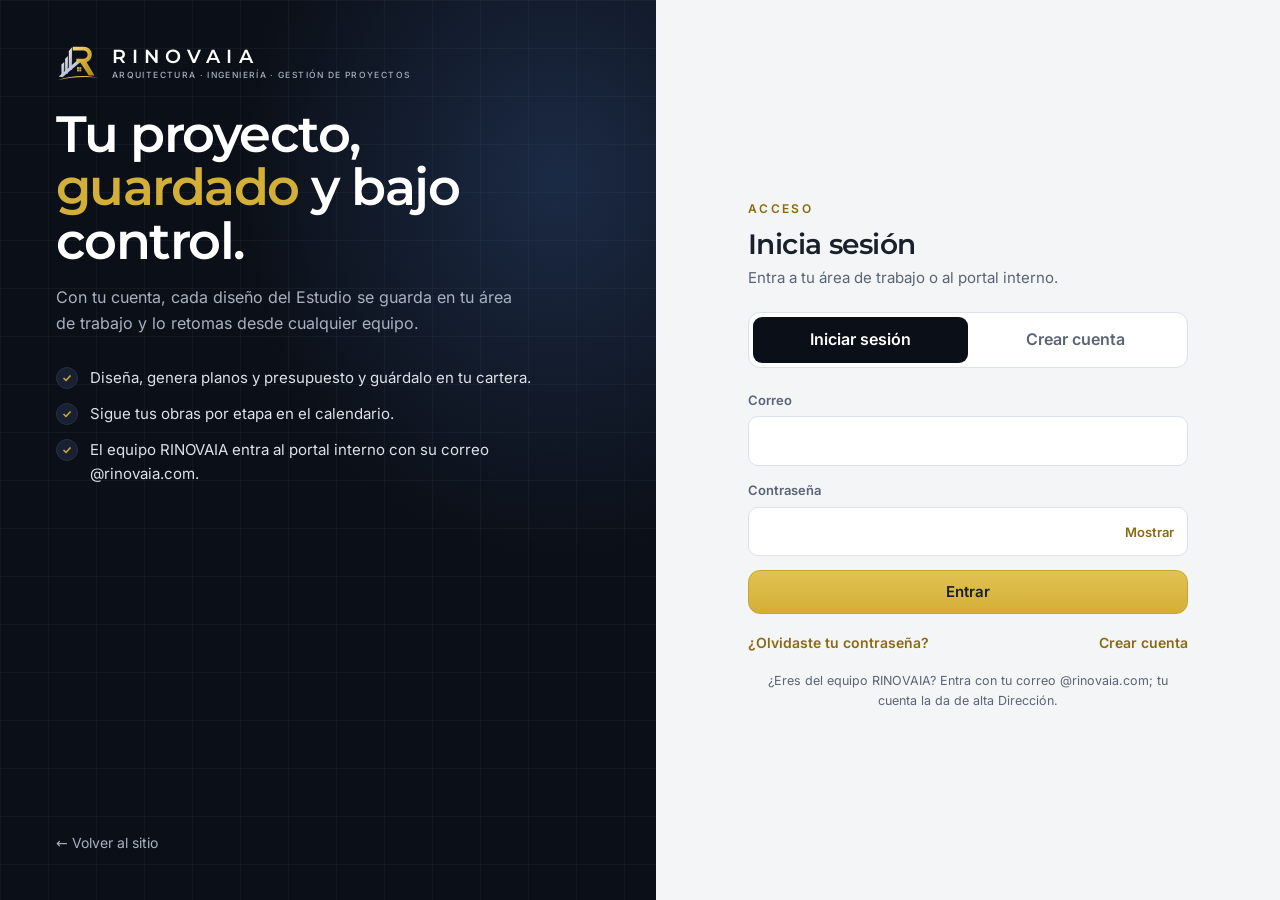
<file: catalogo.html>
<!doctype html>
<html lang="es-MX">
<head>
<meta charset="utf-8">
<meta name="viewport" content="width=device-width,initial-scale=1,viewport-fit=cover">
<title>Catálogo de obra · RINOVAIA</title>
<meta name="description" content="Catálogo de conceptos de obra con análisis de precios unitarios y presupuestos por obra.">
<meta name="theme-color" content="#0B0F17">
<meta name="robots" content="noindex">
<link rel="icon" href="assets/img/logo-mark.svg" type="image/svg+xml">
<link rel="icon" href="favicon.ico" sizes="16x16 32x32 48x48">
<link rel="manifest" href="manifest.webmanifest">
<link rel="stylesheet" href="assets/css/rinova.css?v=20261125">
<style>
  body{background:var(--paper)}
  .top{background:var(--navy);color:#fff;border-bottom:1px solid var(--navy-line);position:sticky;top:0;z-index:30}
  .top .in{width:var(--wrap);margin-inline:auto;display:flex;align-items:center;gap:16px;min-height:68px}
  .top .sp{flex:1}
  .top .who{font-size:13px;color:var(--navy-text);text-align:right;line-height:1.3}
  .top .who b{color:#fff;display:block;font-weight:600}
  .top a.back{color:var(--gold);font-size:14px;font-weight:600;text-decoration:none;white-space:nowrap}
  @media(max-width:640px){.top .who{display:none}.top .in{gap:10px}.tools .input,.tools select.input{flex:1 1 100%;min-width:0}}
  .hero{width:var(--wrap);margin:28px auto 18px;display:flex;align-items:flex-end;justify-content:space-between;gap:18px;flex-wrap:wrap}
  .hero h1{font-size:clamp(26px,3vw,36px);line-height:1.1}
  .hero p{margin:6px 0 0;color:var(--muted);max-width:70ch;font-size:15px}
  .tabs{width:var(--wrap);margin:0 auto;display:flex;gap:6px;border-bottom:1px solid var(--line);overflow-x:auto}
  .tabs button{background:none;border:0;border-bottom:2px solid transparent;padding:12px 14px;font-weight:600;color:var(--muted);cursor:pointer;white-space:nowrap;min-height:44px}
  .tabs button[aria-selected=true]{color:var(--graphite);border-color:var(--gold)}
  main{width:var(--wrap);margin:20px auto 80px}
  .tools{display:flex;gap:10px;flex-wrap:wrap;align-items:center;margin-bottom:14px}
  .tools .input{width:auto;min-width:200px;flex:1 1 220px}
  .tools select.input{flex:0 1 240px}
  .tools .gap{flex:1}
  .kpis{display:grid;grid-template-columns:repeat(4,minmax(0,1fr));gap:12px;margin-bottom:16px}
  .kpi{padding:14px 16px}
  .kpi small{display:block;font-size:12px;color:var(--muted);font-weight:600;letter-spacing:.04em;text-transform:uppercase}
  .kpi b{font-family:var(--display);font-size:22px;font-weight:600;font-variant-numeric:tabular-nums}
  @media(max-width:760px){.kpis{grid-template-columns:repeat(2,minmax(0,1fr))}}
  .tbl-wrap{overflow:auto;border-radius:var(--r);background:#fff;border:1px solid var(--line);box-shadow:var(--shadow)}
  table.t{width:100%;border-collapse:collapse;font-size:13.5px}
  table.t th{position:sticky;top:0;background:var(--navy);color:#fff;text-align:left;font-weight:600;font-size:12px;letter-spacing:.03em;padding:10px 10px;white-space:nowrap;z-index:1}
  table.t td{padding:9px 10px;border-bottom:1px solid var(--line);vertical-align:top}
  table.t td.n,table.t th.n{text-align:right;font-variant-numeric:tabular-nums;white-space:nowrap}
  table.t td.k{font-weight:600;white-space:nowrap;color:var(--tech)}
  table.t tr.grp td{background:var(--gold-soft);font-weight:700;color:var(--graphite);font-family:var(--display);font-size:13px;letter-spacing:.02em}
  table.t tr.sub td{background:var(--paper-2);font-weight:700}
  table.t tbody tr.row{cursor:pointer}
  table.t tbody tr.row:hover td{background:#FAFBFC}
  table.t .desc{min-width:280px;max-width:560px}
  table.t input.cell{width:110px;min-height:36px;padding:6px 8px;border:1px solid var(--line);border-radius:8px;text-align:right;font-variant-numeric:tabular-nums;background:#fff}
  table.t input.cell:focus{border-color:var(--gold);outline:none;box-shadow:0 0 0 3px var(--gold-glow)}
  table.t input.cell[readonly]{background:transparent;border-color:transparent}
  .muted{color:var(--muted)}
  .empty{padding:40px 20px;text-align:center;color:var(--muted)}
  .pill{display:inline-block;font-size:11px;font-weight:700;padding:2px 8px;border-radius:999px;background:var(--tech-soft);color:var(--tech);letter-spacing:.02em}
  .pill.mo{background:#ECF6F0;color:var(--ok)}.pill.eq{background:#FBF4E4;color:var(--warn)}
  /* Panel lateral y diálogos */
  .shade{position:fixed;inset:0;background:rgba(11,15,23,.45);z-index:40;display:none}
  .shade.on{display:block}
  .drawer{position:fixed;top:0;right:0;bottom:0;width:min(720px,100%);background:#fff;z-index:41;transform:translateX(100%);transition:transform .3s var(--ease);display:flex;flex-direction:column;box-shadow:-20px 0 60px -30px rgba(11,15,23,.6)}
  .drawer.on{transform:none}
  .drawer header{padding:20px 22px;border-bottom:1px solid var(--line);display:flex;gap:12px;align-items:flex-start}
  .drawer header h2{font-size:20px;line-height:1.3}
  .drawer .body{padding:18px 22px;overflow:auto;flex:1}
  .drawer footer{padding:14px 22px;border-top:1px solid var(--line);display:flex;gap:10px;flex-wrap:wrap;justify-content:flex-end}
  .x{background:none;border:1px solid var(--line);border-radius:10px;width:40px;height:40px;cursor:pointer;font-size:20px;line-height:1;flex:none;margin-left:auto}
  .grid2{display:grid;grid-template-columns:repeat(2,minmax(0,1fr));gap:12px}
  .grid3{display:grid;grid-template-columns:repeat(3,minmax(0,1fr));gap:12px}
  @media(max-width:600px){.grid2,.grid3{grid-template-columns:1fr}}
  .apu-tot{display:grid;grid-template-columns:1fr auto;gap:4px 16px;margin-top:14px;font-size:14px;max-width:360px;margin-left:auto}
  .apu-tot b{text-align:right;font-variant-numeric:tabular-nums}
  .apu-tot .pu{font-family:var(--display);font-size:18px;border-top:2px solid var(--gold);padding-top:6px}
  .sec-h{display:flex;align-items:center;gap:10px;margin:18px 0 10px}
  .sec-h h3{font-size:15px}
  .bud-head{padding:18px;margin-bottom:14px}
  .bud-head .grid3{margin-top:12px}
  .status-row{display:flex;gap:8px;align-items:center;flex-wrap:wrap}
  .list{display:grid;gap:10px}
  .list .card{padding:14px 16px;display:flex;gap:12px;align-items:center;cursor:pointer;text-align:left;width:100%;font:inherit;color:inherit}
  .list .card:hover{border-color:var(--gold)}
  .list .card b{font-family:var(--display);font-weight:600}
  .list .card .sp{flex:1}
  .totbox{margin-top:14px;padding:16px 18px;display:grid;gap:6px;max-width:420px;margin-left:auto}
  .totbox div{display:flex;justify-content:space-between;gap:16px;font-variant-numeric:tabular-nums}
  .totbox .big{font-family:var(--display);font-size:20px;font-weight:600;border-top:2px solid var(--gold);padding-top:8px}
  .letra{font-size:12.5px;color:var(--muted);text-align:right;margin-top:6px}
  .pick-list{max-height:52vh;overflow:auto;border:1px solid var(--line);border-radius:12px}
  .pick-list label{display:flex;gap:10px;padding:9px 12px;border-bottom:1px solid var(--line);cursor:pointer;font-size:13.5px;align-items:flex-start}
  .pick-list label:hover{background:#FAFBFC}
  .pick-list .k{font-weight:700;color:var(--tech);white-space:nowrap}
  .pick-list .pu{margin-left:auto;white-space:nowrap;font-variant-numeric:tabular-nums;color:var(--muted)}
  .pick-list .g{padding:8px 12px;background:var(--gold-soft);font-weight:700;font-size:12.5px;position:sticky;top:0}
  .gate{width:var(--wrap);margin:60px auto;text-align:center;padding:40px 20px}
  [hidden]{display:none!important}
  /* Documento para PDF (solo impresión) */
  #doc{display:none}
  @media print{
    @page{size:letter;margin:14mm 12mm 16mm}
    @page{@bottom-right{content:"Página " counter(page) " de " counter(pages);font:9px Inter,Arial,sans-serif;color:#5A6475}}
    body{background:#fff}
    body>*:not(#doc){display:none!important}
    #doc{display:block;font-size:10px;color:#18202B}
    #doc.landscape{}
  }
  .pd-head{display:flex;align-items:center;gap:14px;border-bottom:2px solid #D4AF37;padding-bottom:10px;margin-bottom:12px}
  .pd-head img{width:46px}
  .pd-head .bn{font-family:var(--display);font-weight:600;letter-spacing:.3em;font-size:16px}
  .pd-head .bn small{display:block;letter-spacing:.14em;font-size:7.5px;color:#5A6475;font-family:var(--sans);font-weight:500;margin-top:3px}
  .pd-head .tt{margin-left:auto;text-align:right}
  .pd-head .tt b{font-family:var(--display);font-size:15px;letter-spacing:.06em;display:block}
  .pd-head .tt span{font-size:9.5px;color:#5A6475}
  .pd-data{display:grid;grid-template-columns:1fr 1fr;gap:2px 24px;margin-bottom:12px;font-size:10px}
  .pd-data div{display:flex;gap:6px}.pd-data dt{color:#5A6475;min-width:90px}.pd-data dd{margin:0;font-weight:600}
  table.pd{width:100%;border-collapse:collapse;font-size:9.2px}
  table.pd thead{display:table-header-group}
  table.pd th{background:#0B0F17;color:#fff;font-weight:600;text-align:left;padding:5px 5px;-webkit-print-color-adjust:exact;print-color-adjust:exact}
  table.pd td{padding:4px 5px;border-bottom:.5px solid #DDE2EA;vertical-align:top}
  table.pd tr{break-inside:avoid}
  table.pd .n{text-align:right;white-space:nowrap;font-variant-numeric:tabular-nums}
  table.pd .k{white-space:nowrap;font-weight:600}
  table.pd tr.g td{background:#F7EFD3;font-weight:700;-webkit-print-color-adjust:exact;print-color-adjust:exact}
  table.pd tr.s td{background:#E9EDF2;font-weight:700;-webkit-print-color-adjust:exact;print-color-adjust:exact}
  .pd-sum{display:grid;grid-template-columns:1fr 260px;gap:18px;margin-top:12px;break-inside:avoid}
  .pd-sum table{width:100%;border-collapse:collapse;font-size:9.5px}
  .pd-sum td{padding:3px 5px;border-bottom:.5px solid #DDE2EA}
  .pd-sum .n{text-align:right;font-variant-numeric:tabular-nums}
  .pd-sum .tot td{font-weight:700;font-size:11px;border-top:1.5px solid #D4AF37;border-bottom:0}
  .pd-letra{margin-top:6px;font-size:9.5px;font-weight:600}
  .pd-notes{margin-top:12px;font-size:8.8px;color:#5A6475;break-inside:avoid}
  .pd-sign{display:grid;grid-template-columns:repeat(3,1fr);gap:28px;margin-top:46px;font-size:9px;text-align:center;break-inside:avoid}
  .pd-sign div{border-top:.8px solid #18202B;padding-top:5px}
  .pd-apu{break-inside:avoid;margin-top:14px;border:.5px solid #DDE2EA;border-radius:6px;padding:8px}
  .pd-apu h4{font-size:10px;margin:0 0 6px;font-family:var(--display)}
  .pd-break{break-before:page}
</style>
</head>
<body>
<a class="skip" href="#main">Saltar al contenido</a>
<header class="top">
  <div class="in">
    <a class="logo on-dark compact" href="interno.html" aria-label="RINOVAIA, portal interno"><img src="assets/img/isotipo-plata.svg" alt=""><span class="wm"><b>RINOVAIA</b><small>Arquitectura · Ingeniería</small></span></a>
    <span class="sp"></span>
    <div class="who" id="who"></div>
    <a class="back" href="interno.html">← Portal interno</a>
  </div>
</header>

<div id="gate" class="gate card" hidden>
  <h2 style="font-size:22px">Sin acceso al catálogo</h2>
  <p class="muted">El catálogo de obra es para el personal interno. Pide a un administrador que te asigne un rol de arquitectura, ingeniería, supervisión, ventas o administración.</p>
  <a class="btn btn-ink" href="interno.html">Volver al portal</a>
</div>

<div id="app" hidden>
  <section class="hero">
    <div>
      <span class="eyebrow">Control de costos</span>
      <h1>Catálogo de obra</h1>
      <p id="vig">Conceptos con análisis de precio unitario, reutilizables en cada obra. Precios en MXN, sin IVA.</p>
    </div>
  </section>
  <nav class="tabs" role="tablist">
    <button role="tab" data-tab="conceptos" aria-selected="true">Catálogo de conceptos</button>
    <button role="tab" data-tab="insumos" aria-selected="false">Insumos y precios</button>
    <button role="tab" data-tab="presupuestos" aria-selected="false">Presupuestos por obra</button>
  </nav>

  <main id="main">
    <!-- Conceptos -->
    <section data-panel="conceptos">
      <div class="kpis" id="kpiCat"></div>
      <div class="tools">
        <input class="input" id="qC" type="search" placeholder="Buscar por clave o descripción" aria-label="Buscar concepto">
        <select class="input" id="fPartida" aria-label="Filtrar por partida"></select>
        <span class="gap"></span>
        <button class="btn btn-ghost btn-sm" id="xlsCat">Excel</button>
        <button class="btn btn-ghost btn-sm" id="pdfCat">PDF</button>
        <button class="btn btn-gold btn-sm" id="newC" data-edit>+ Nuevo concepto</button>
      </div>
      <div class="tbl-wrap"><table class="t" id="tC">
        <thead><tr><th>Clave</th><th>Descripción</th><th>Unidad</th><th class="n">Material</th><th class="n">Mano de obra</th><th class="n">Equipo</th><th class="n">Costo directo</th><th class="n">P.U.</th></tr></thead>
        <tbody></tbody></table></div>
      <p class="muted" style="font-size:12.5px;margin-top:10px" id="factNote"></p>
    </section>

    <!-- Insumos -->
    <section data-panel="insumos" hidden>
      <div class="tools">
        <input class="input" id="qI" type="search" placeholder="Buscar insumo" aria-label="Buscar insumo">
        <select class="input" id="fTipo" aria-label="Filtrar por tipo">
          <option value="">Todos los tipos</option><option value="material">Materiales</option><option value="mano_obra">Mano de obra</option><option value="equipo">Equipo y herramienta</option>
        </select>
        <span class="gap"></span>
        <button class="btn btn-ghost btn-sm" id="xlsIns">Excel</button>
        <button class="btn btn-gold btn-sm" id="newI" data-edit>+ Nuevo insumo</button>
      </div>
      <p class="muted" style="font-size:13px;margin:-4px 0 12px" data-edit>Al cambiar el costo de un insumo, todos los conceptos que lo usan se recalculan solos. Los presupuestos ya armados conservan su precio hasta que pulses «Actualizar precios».</p>
      <div class="tbl-wrap"><table class="t" id="tI">
        <thead><tr><th>Clave</th><th>Tipo</th><th>Descripción</th><th>Unidad</th><th class="n">Costo (MXN)</th><th class="n">Usado en</th></tr></thead>
        <tbody></tbody></table></div>
    </section>

    <!-- Presupuestos -->
    <section data-panel="presupuestos" hidden>
      <div id="budList">
        <div class="tools">
          <select class="input" id="fProj" aria-label="Proyecto u obra"></select>
          <span class="gap"></span>
          <button class="btn btn-gold btn-sm" id="newB">+ Nuevo presupuesto</button>
        </div>
        <div class="list" id="bList"></div>
      </div>
      <div id="budDetail" hidden>
        <div class="tools">
          <button class="btn btn-text btn-sm" id="bBack">← Presupuestos</button>
          <span class="gap"></span>
          <button class="btn btn-ghost btn-sm" id="bRefresh" data-draft>Actualizar precios</button>
          <button class="btn btn-ghost btn-sm" id="bXls">Excel</button>
          <button class="btn btn-ghost btn-sm" id="bPdf">PDF</button>
          <button class="btn btn-gold btn-sm" id="bAdd" data-draft>+ Agregar conceptos</button>
        </div>
        <div class="card bud-head" id="bHead"></div>
        <div class="tbl-wrap"><table class="t" id="tB">
          <thead><tr><th>Clave</th><th>Descripción</th><th>Unidad</th><th class="n">Cantidad</th><th class="n">P.U.</th><th class="n">Importe</th><th></th></tr></thead>
          <tbody></tbody></table></div>
        <div class="card totbox" id="bTot"></div>
      </div>
    </section>
  </main>
</div>

<div class="shade" id="shade"></div>
<aside class="drawer" id="drawer" role="dialog" aria-modal="true" aria-labelledby="dTitle">
  <header><div><span class="eyebrow" id="dEyebrow"></span><h2 id="dTitle"></h2></div><button class="x" id="dClose" aria-label="Cerrar">×</button></header>
  <div class="body" id="dBody"></div>
  <footer id="dFoot"></footer>
</aside>

<div id="doc"></div>
<div class="toast" id="toast" role="status" aria-live="polite"></div>

<script src="assets/js/vendor/supabase-2.58.0.min.js?v=20261125"></script>
<script src="assets/js/sesion.js?v=20261125"></script>
<script src="assets/js/xlsx-lite.js?v=20261125"></script>
<script src="assets/js/catalogo.js?v=20261125"></script>
</body>
</html>
</file>
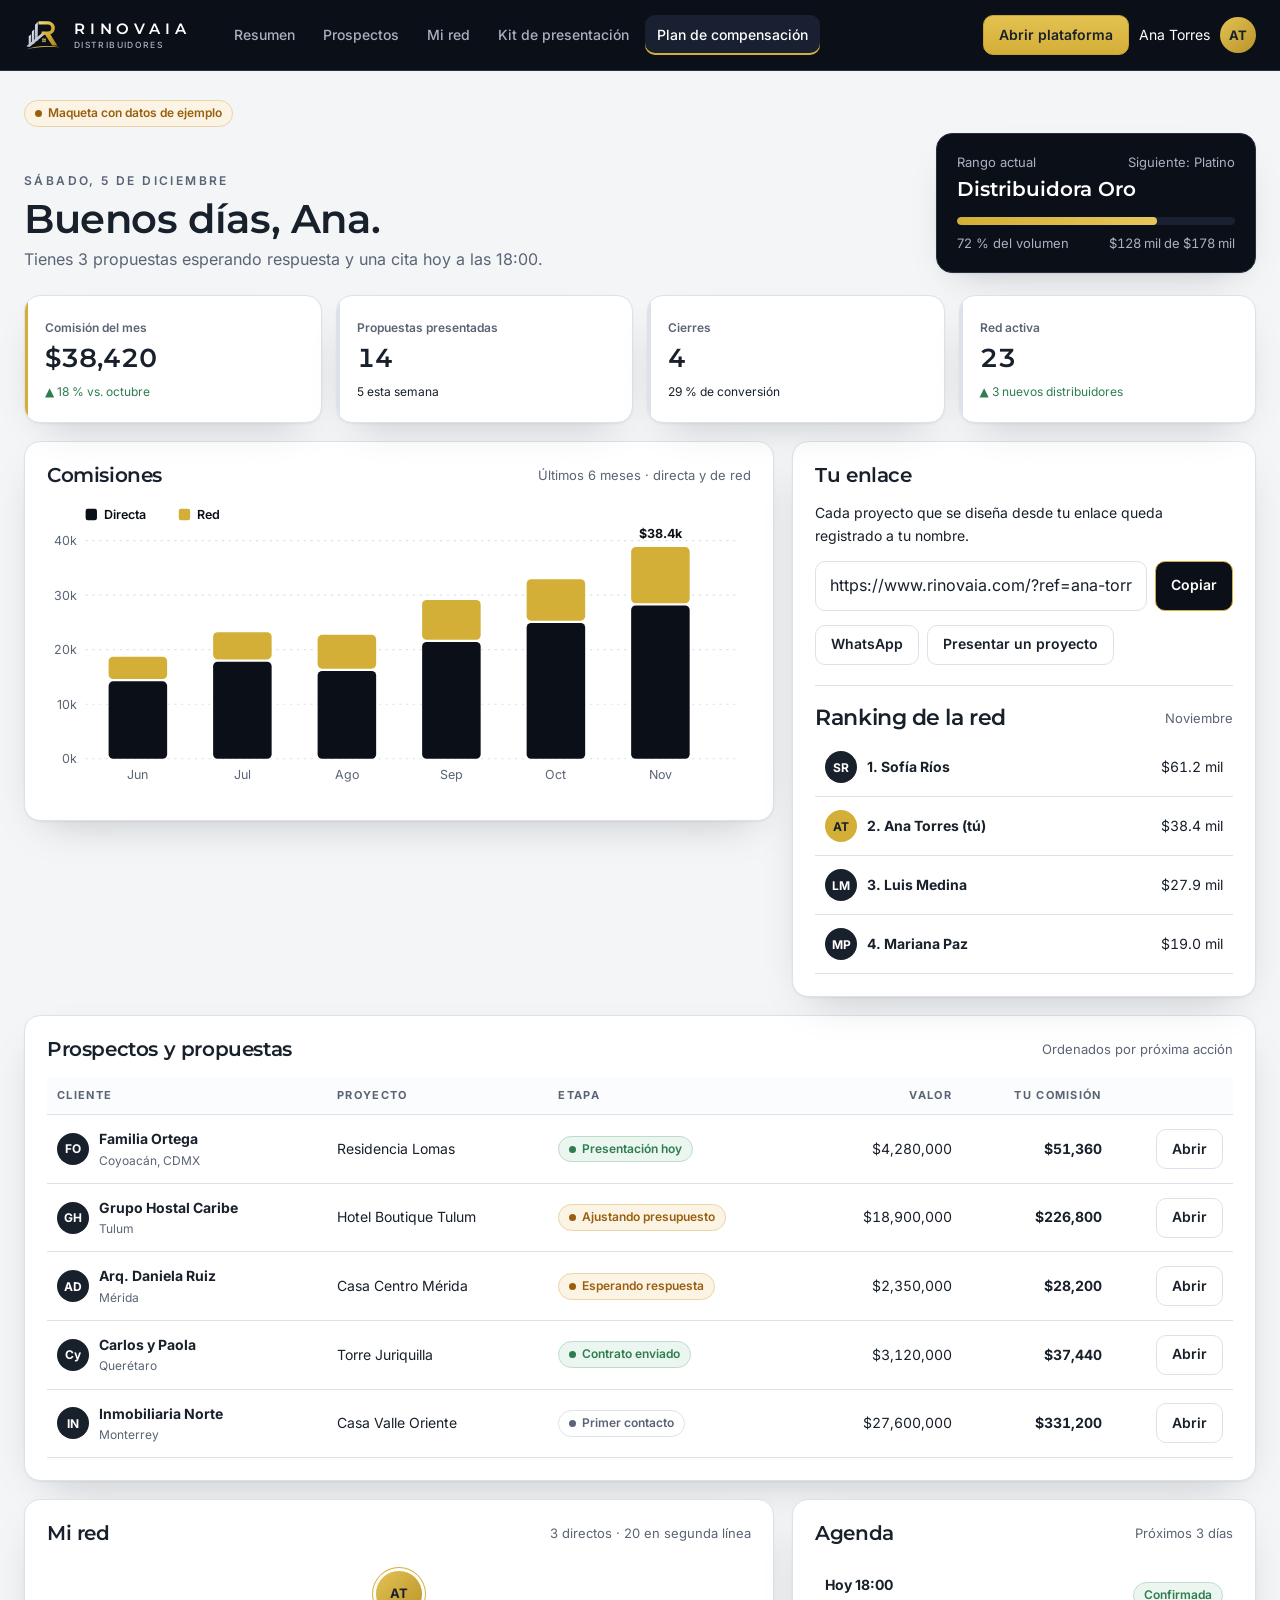
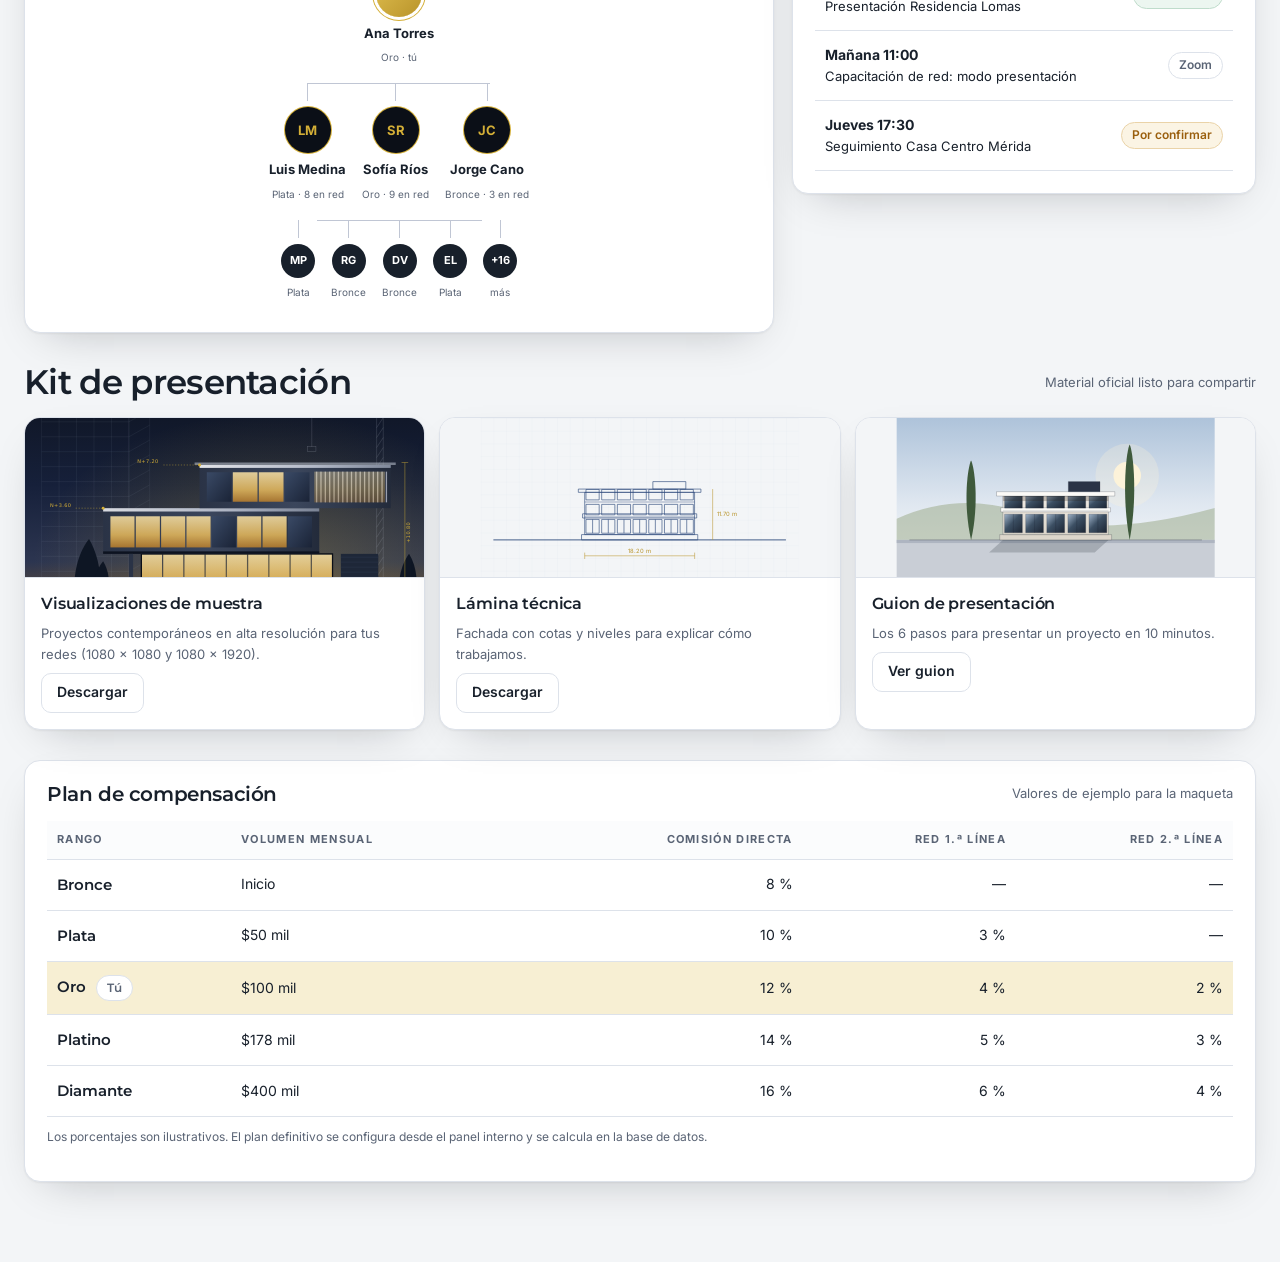
<file: distribuidores.html>
<!doctype html>
<html lang="es-MX">
<head>
<meta charset="utf-8">
<meta name="viewport" content="width=device-width,initial-scale=1,viewport-fit=cover">
<title>Portal de distribuidores · RINOVAIA</title>
<meta name="description" content="Portal de distribuidores de RINOVAIA: comisiones, red, prospectos y kit de presentación.">
<meta name="theme-color" content="#0B0F17">
<meta name="robots" content="noindex">
<link rel="icon" href="assets/img/logo-mark.svg" type="image/svg+xml">
<!-- App instalable (PC, Mac, Android, iPhone, iPad) -->
<link rel="manifest" href="manifest.webmanifest">
<link rel="icon" href="favicon.ico" sizes="16x16 32x32 48x48">
<link rel="apple-touch-icon" href="assets/img/app/apple-180.png">
<link rel="apple-touch-icon" sizes="167x167" href="assets/img/app/apple-167.png">
<link rel="apple-touch-icon" sizes="152x152" href="assets/img/app/apple-152.png">
<meta name="application-name" content="RINOVAIA">
<meta name="apple-mobile-web-app-title" content="RINOVAIA">
<meta name="mobile-web-app-capable" content="yes">
<meta name="apple-mobile-web-app-capable" content="yes">
<meta name="apple-mobile-web-app-status-bar-style" content="black">
<link rel="apple-touch-startup-image" media="(device-width: 440px) and (device-height: 956px) and (-webkit-device-pixel-ratio: 3) and (orientation: portrait)" href="assets/img/app/splash-1320x2868.png">
<link rel="apple-touch-startup-image" media="(device-width: 402px) and (device-height: 874px) and (-webkit-device-pixel-ratio: 3) and (orientation: portrait)" href="assets/img/app/splash-1206x2622.png">
<link rel="apple-touch-startup-image" media="(device-width: 430px) and (device-height: 932px) and (-webkit-device-pixel-ratio: 3) and (orientation: portrait)" href="assets/img/app/splash-1290x2796.png">
<link rel="apple-touch-startup-image" media="(device-width: 393px) and (device-height: 852px) and (-webkit-device-pixel-ratio: 3) and (orientation: portrait)" href="assets/img/app/splash-1179x2556.png">
<link rel="apple-touch-startup-image" media="(device-width: 428px) and (device-height: 926px) and (-webkit-device-pixel-ratio: 3) and (orientation: portrait)" href="assets/img/app/splash-1284x2778.png">
<link rel="apple-touch-startup-image" media="(device-width: 390px) and (device-height: 844px) and (-webkit-device-pixel-ratio: 3) and (orientation: portrait)" href="assets/img/app/splash-1170x2532.png">
<link rel="apple-touch-startup-image" media="(device-width: 414px) and (device-height: 896px) and (-webkit-device-pixel-ratio: 3) and (orientation: portrait)" href="assets/img/app/splash-1242x2688.png">
<link rel="apple-touch-startup-image" media="(device-width: 375px) and (device-height: 812px) and (-webkit-device-pixel-ratio: 3) and (orientation: portrait)" href="assets/img/app/splash-1125x2436.png">
<link rel="apple-touch-startup-image" media="(device-width: 414px) and (device-height: 896px) and (-webkit-device-pixel-ratio: 2) and (orientation: portrait)" href="assets/img/app/splash-828x1792.png">
<link rel="apple-touch-startup-image" media="(device-width: 414px) and (device-height: 736px) and (-webkit-device-pixel-ratio: 3) and (orientation: portrait)" href="assets/img/app/splash-1242x2208.png">
<link rel="apple-touch-startup-image" media="(device-width: 375px) and (device-height: 667px) and (-webkit-device-pixel-ratio: 2) and (orientation: portrait)" href="assets/img/app/splash-750x1334.png">
<link rel="apple-touch-startup-image" media="(device-width: 1032px) and (device-height: 1376px) and (-webkit-device-pixel-ratio: 2) and (orientation: portrait)" href="assets/img/app/splash-2064x2752.png">
<link rel="apple-touch-startup-image" media="(device-width: 1024px) and (device-height: 1366px) and (-webkit-device-pixel-ratio: 2) and (orientation: portrait)" href="assets/img/app/splash-2048x2732.png">
<link rel="apple-touch-startup-image" media="(device-width: 834px) and (device-height: 1210px) and (-webkit-device-pixel-ratio: 2) and (orientation: portrait)" href="assets/img/app/splash-1668x2420.png">
<link rel="apple-touch-startup-image" media="(device-width: 834px) and (device-height: 1194px) and (-webkit-device-pixel-ratio: 2) and (orientation: portrait)" href="assets/img/app/splash-1668x2388.png">
<link rel="apple-touch-startup-image" media="(device-width: 820px) and (device-height: 1180px) and (-webkit-device-pixel-ratio: 2) and (orientation: portrait)" href="assets/img/app/splash-1640x2360.png">
<link rel="apple-touch-startup-image" media="(device-width: 810px) and (device-height: 1080px) and (-webkit-device-pixel-ratio: 2) and (orientation: portrait)" href="assets/img/app/splash-1620x2160.png">
<link rel="apple-touch-startup-image" media="(device-width: 744px) and (device-height: 1133px) and (-webkit-device-pixel-ratio: 2) and (orientation: portrait)" href="assets/img/app/splash-1488x2266.png">
<link rel="apple-touch-startup-image" media="(device-width: 768px) and (device-height: 1024px) and (-webkit-device-pixel-ratio: 2) and (orientation: portrait)" href="assets/img/app/splash-1536x2048.png">
<!-- /App instalable -->
<link rel="preload" href="assets/fonts/montserrat.woff2" as="font" type="font/woff2" crossorigin>
<link rel="preload" href="assets/fonts/inter.woff2" as="font" type="font/woff2" crossorigin>
<link rel="stylesheet" href="assets/css/rinova.css?v=20261125">
<style>
.top{background:var(--navy);color:#fff;position:sticky;top:0;z-index:40;border-bottom:1px solid var(--navy-line)}
.top-in{display:flex;align-items:center;gap:22px;height:70px}
.top .logo img{width:38px}
.top .logo .wm b{font-size:15px}
.top nav{display:flex;gap:4px;margin-left:14px;overflow-x:auto;scrollbar-width:none}
.top nav a{color:var(--navy-text);text-decoration:none;font-size:14px;font-weight:500;padding:9px 12px;border-radius:10px;white-space:nowrap}
.top nav a:hover,.top nav a.on{color:#fff;background:var(--navy-3)}
.top nav a.on{box-shadow:inset 0 -2px 0 var(--gold)}
.top .me{margin-left:auto;display:flex;align-items:center;gap:10px;font-size:14px}
.avatar{width:36px;height:36px;border-radius:50%;background:linear-gradient(135deg,#E3C252,#B8932A);color:var(--graphite);display:grid;place-items:center;font-weight:700;font-size:13px;flex:none}
@media(max-width:900px){.top nav{display:none}.top .me span:not(.avatar){display:none}}
@media(max-width:420px){.top .me .btn{display:none}}
.sub{display:none;background:var(--navy);border-top:1px solid var(--navy-line);overflow-x:auto;scrollbar-width:none}
.sub a{color:var(--navy-text);text-decoration:none;font-size:13px;padding:12px;white-space:nowrap;display:inline-block}
@media(max-width:900px){.sub{display:flex}}

main{padding:28px 0 80px}
.hello{display:grid;grid-template-columns:1fr auto;gap:24px;align-items:end;margin-bottom:22px}
.hello h1{font-size:clamp(28px,3.4vw,40px);line-height:1.1;margin-top:8px}
.hello p{margin:6px 0 0;color:var(--muted)}
.rank{padding:18px 20px;min-width:320px;background:var(--navy);color:#fff;border-color:var(--navy-line)}
.rank .row{display:flex;justify-content:space-between;align-items:center;font-size:13px;color:var(--navy-text)}
.rank b{font-family:var(--display);font-size:20px;font-weight:600;color:#fff}
.meter{height:8px;border-radius:99px;background:var(--navy-3);overflow:hidden;margin:12px 0 8px}
.meter i{display:block;height:100%;width:72%;background:linear-gradient(90deg,var(--gold),var(--gold-2));border-radius:99px}
@media(max-width:760px){.hello{grid-template-columns:1fr}.rank{min-width:0}}

.kpis{display:grid;grid-template-columns:repeat(4,1fr);gap:14px;margin-bottom:18px}
.kpi{padding:18px 20px;position:relative;overflow:hidden}
.kpi::after{content:"";position:absolute;left:0;top:0;bottom:0;width:3px;background:var(--line)}
.kpi:first-child::after{background:var(--gold)}
.kpi span{font-size:12px;font-weight:600;color:var(--muted)}
.kpi b{display:block;font-family:var(--display);font-size:26px;font-weight:600;line-height:1.2;margin:4px 0}
.kpi small{font-size:12px}
.up{color:var(--ok)}
@media(max-width:860px){.kpis{grid-template-columns:1fr 1fr}.kpi b{font-size:22px}}

.grid{display:grid;grid-template-columns:1.618fr 1fr;gap:18px;margin-bottom:18px;align-items:start}
@media(max-width:980px){.grid{grid-template-columns:1fr}}
.box{padding:22px}
.box-h{display:flex;justify-content:space-between;align-items:center;gap:12px;margin-bottom:16px;flex-wrap:wrap}
.box-h h2{font-size:20px}
.box-h small{color:var(--muted);font-size:13px}
.chart svg{width:100%;height:auto}

.ref{display:flex;gap:8px;margin:14px 0}
.ref input{flex:1;min-width:0}
.share{display:flex;gap:8px;flex-wrap:wrap}

table.t{width:100%;border-collapse:collapse;font-size:14px}
table.t th{text-align:left;font-size:11px;letter-spacing:.12em;text-transform:uppercase;color:var(--muted);font-weight:700;padding:10px;border-bottom:1px solid var(--line);background:#FBFCFD}
table.t td{padding:13px 10px;border-bottom:1px solid var(--line)}
table.t td.r,table.t th.r{text-align:right}
.tscroll{overflow-x:auto}
.tscroll>table.t{min-width:640px}
.who{display:flex;gap:10px;align-items:center}
.who .avatar{width:32px;height:32px;font-size:12px;background:var(--graphite);color:#fff}
.who small{display:block;color:var(--muted);font-size:12px}

/* Árbol de red */
.tree{display:grid;gap:18px;justify-items:center;padding:10px 0}
.node{display:flex;flex-direction:column;align-items:center;gap:6px;text-align:center;font-size:12px}
.node .avatar{width:46px;height:46px;box-shadow:0 0 0 3px #fff,0 0 0 4px var(--gold)}
.node b{font-size:13px}
.node small{color:var(--muted)}
.lvl{display:flex;gap:16px;justify-content:center;flex-wrap:wrap;position:relative;padding-top:18px}
.lvl::before{content:"";position:absolute;top:0;left:15%;right:15%;height:1px;background:var(--silver)}
.lvl .node::before{content:"";width:1px;height:18px;background:var(--silver);margin-top:-18px}
.lvl.l2 .avatar{width:34px;height:34px;font-size:11px;background:var(--graphite);color:#fff;box-shadow:none}
.lvl.l1 .avatar{background:var(--navy);color:var(--gold);box-shadow:0 0 0 1px var(--gold)}

.kit{display:grid;grid-template-columns:repeat(3,1fr);gap:14px}
.kit .card{overflow:hidden}
.kit .art{height:160px;background:var(--mist);border-bottom:1px solid var(--line);overflow:hidden}
.kit .art svg,.kit .art img{width:100%;height:100%;object-fit:cover}
.kit .b{padding:16px;display:grid;gap:8px}
.kit h3{font-size:16px}
.kit p{margin:0;font-size:13px;color:var(--muted)}
@media(max-width:820px){.kit{grid-template-columns:1fr}}

.levels td:first-child{font-family:var(--display);font-weight:600;font-size:15px}
.levels tr.me{background:var(--gold-soft)}
.note{font-size:12px;color:var(--muted);margin-top:10px}
</style>
</head>
<body>
<a class="skip" href="#main">Saltar al contenido</a>
<header class="top">
  <div class="wrap top-in">
    <a class="logo on-dark" href="index.html" aria-label="RINOVAIA, ir al sitio"><img src="assets/img/isotipo.svg" alt="" width="38" height="32"><span class="wm"><b>RINOVAIA</b><small>Distribuidores</small></span></a>
    <nav aria-label="Portal"><a class="on" href="#resumen">Resumen</a><a href="#prospectos">Prospectos</a><a href="#red">Mi red</a><a href="#kit">Kit de presentación</a><a href="#plan">Plan de compensación</a></nav>
    <div class="me"><a class="btn btn-gold btn-sm" href="app.html">Abrir plataforma</a><span>Ana Torres</span><span class="avatar" aria-hidden="true">AT</span></div>
  </div>
  <div class="sub"><a href="#resumen">Resumen</a><a href="#prospectos">Prospectos</a><a href="#red">Mi red</a><a href="#kit">Kit</a><a href="#plan">Compensación</a></div>
</header>

<main id="main">
  <div class="wrap">
    <p class="chip warn" style="margin:0 0 6px"><span class="dot"></span>Maqueta con datos de ejemplo</p>
    <section class="hello" id="resumen" aria-labelledby="h-hola">
      <div><p class="eyebrow" id="today">Martes</p><h1 id="h-hola"><span id="greet">Buenas tardes</span>, Ana.</h1><p>Tienes 3 propuestas esperando respuesta y una cita hoy a las 18:00.</p></div>
      <div class="card rank"><div class="row"><span>Rango actual</span><span>Siguiente: Platino</span></div><b>Distribuidora Oro</b><div class="meter" role="progressbar" aria-valuenow="72" aria-valuemin="0" aria-valuemax="100" aria-label="Avance a Platino"><i></i></div><div class="row"><span>72 % del volumen</span><span class="num">$128 mil de $178 mil</span></div></div>
    </section>

    <div class="kpis">
      <div class="card kpi"><span>Comisión del mes</span><b class="num">$38,420</b><small class="up">▲ 18 % vs. octubre</small></div>
      <div class="card kpi"><span>Propuestas presentadas</span><b class="num">14</b><small class="muted">5 esta semana</small></div>
      <div class="card kpi"><span>Cierres</span><b class="num">4</b><small class="muted">29 % de conversión</small></div>
      <div class="card kpi"><span>Red activa</span><b class="num">23</b><small class="up">▲ 3 nuevos distribuidores</small></div>
    </div>

    <div class="grid">
      <section class="card box" aria-labelledby="h-com">
        <div class="box-h"><h2 id="h-com">Comisiones</h2><small>Últimos 6 meses · directa y de red</small></div>
        <div class="chart" id="chart"></div>
      </section>
      <section class="card box" aria-labelledby="h-ref">
        <div class="box-h"><h2 id="h-ref">Tu enlace</h2></div>
        <p class="muted" style="margin:0;font-size:14px">Cada proyecto que se diseña desde tu enlace queda registrado a tu nombre.</p>
        <div class="ref"><label class="sr" for="refLink">Enlace de referido</label><input class="input" id="refLink" readonly value="https://www.rinovaia.com/?ref=ana-torres"><button class="btn btn-ink btn-sm" id="copyRef">Copiar</button></div>
        <div class="share"><a class="btn btn-ghost btn-sm" id="waRef" target="_blank" rel="noopener">WhatsApp</a><a class="btn btn-ghost btn-sm" href="app.html#presentar">Presentar un proyecto</a></div>
        <div class="sep" style="height:1px;background:var(--line);margin:20px 0"></div>
        <div class="box-h" style="margin-bottom:8px"><h2 style="font-size:22px">Ranking de la red</h2><small>Noviembre</small></div>
        <table class="t"><tbody id="rankOut"></tbody></table>
      </section>
    </div>

    <section class="card box" id="prospectos" aria-labelledby="h-pros" style="margin-bottom:18px">
      <div class="box-h"><h2 id="h-pros">Prospectos y propuestas</h2><small>Ordenados por próxima acción</small></div>
      <div class="tscroll"><table class="t"><thead><tr><th>Cliente</th><th>Proyecto</th><th>Etapa</th><th class="r">Valor</th><th class="r">Tu comisión</th><th></th></tr></thead><tbody id="leadOut"></tbody></table></div>
    </section>

    <div class="grid">
      <section class="card box" id="red" aria-labelledby="h-red">
        <div class="box-h"><h2 id="h-red">Mi red</h2><small>3 directos · 20 en segunda línea</small></div>
        <div class="tree">
          <div class="node"><span class="avatar">AT</span><b>Ana Torres</b><small>Oro · tú</small></div>
          <div class="lvl l1">
            <div class="node"><span class="avatar">LM</span><b>Luis Medina</b><small>Plata · 8 en red</small></div>
            <div class="node"><span class="avatar">SR</span><b>Sofía Ríos</b><small>Oro · 9 en red</small></div>
            <div class="node"><span class="avatar">JC</span><b>Jorge Cano</b><small>Bronce · 3 en red</small></div>
          </div>
          <div class="lvl l2">
            <div class="node"><span class="avatar">MP</span><small>Plata</small></div><div class="node"><span class="avatar">RG</span><small>Bronce</small></div><div class="node"><span class="avatar">DV</span><small>Bronce</small></div><div class="node"><span class="avatar">EL</span><small>Plata</small></div><div class="node"><span class="avatar">+16</span><small>más</small></div>
          </div>
        </div>
      </section>
      <section class="card box" aria-labelledby="h-agenda">
        <div class="box-h"><h2 id="h-agenda">Agenda</h2><small>Próximos 3 días</small></div>
        <table class="t"><tbody>
          <tr><td><b>Hoy 18:00</b><div class="muted" style="font-size:13px">Presentación Residencia Lomas</div></td><td class="r"><span class="chip ok">Confirmada</span></td></tr>
          <tr><td><b>Mañana 11:00</b><div class="muted" style="font-size:13px">Capacitación de red: modo presentación</div></td><td class="r"><span class="chip">Zoom</span></td></tr>
          <tr><td><b>Jueves 17:30</b><div class="muted" style="font-size:13px">Seguimiento Casa Centro Mérida</div></td><td class="r"><span class="chip warn">Por confirmar</span></td></tr>
        </tbody></table>
      </section>
    </div>

    <section id="kit" aria-labelledby="h-kit" style="margin:30px 0">
      <div class="box-h"><h2 id="h-kit" style="font-size:34px">Kit de presentación</h2><small>Material oficial listo para compartir</small></div>
      <div class="kit" id="kitOut"></div>
    </section>

    <section class="card box" id="plan" aria-labelledby="h-plan">
      <div class="box-h"><h2 id="h-plan">Plan de compensación</h2><small>Valores de ejemplo para la maqueta</small></div>
      <div class="tscroll"><table class="t levels"><thead><tr><th>Rango</th><th>Volumen mensual</th><th class="r">Comisión directa</th><th class="r">Red 1.ª línea</th><th class="r">Red 2.ª línea</th></tr></thead>
        <tbody>
          <tr><td>Bronce</td><td>Inicio</td><td class="r">8 %</td><td class="r">—</td><td class="r">—</td></tr>
          <tr><td>Plata</td><td>$50 mil</td><td class="r">10 %</td><td class="r">3 %</td><td class="r">—</td></tr>
          <tr class="me"><td>Oro <span class="chip" style="margin-left:6px">Tú</span></td><td>$100 mil</td><td class="r">12 %</td><td class="r">4 %</td><td class="r">2 %</td></tr>
          <tr><td>Platino</td><td>$178 mil</td><td class="r">14 %</td><td class="r">5 %</td><td class="r">3 %</td></tr>
          <tr><td>Diamante</td><td>$400 mil</td><td class="r">16 %</td><td class="r">6 %</td><td class="r">4 %</td></tr>
        </tbody></table></div>
      <p class="note">Los porcentajes son ilustrativos. El plan definitivo se configura desde el panel interno y se calcula en la base de datos.</p>
    </section>
  </div>
</main>
<div class="toast" id="toast" role="status" aria-live="polite"></div>
<button class="pwa-install" data-pwa-install-btn hidden>Instalar app <span class="x" data-pwa-dismiss aria-label="Ocultar">×</span></button>

<script src="assets/js/facade.js?v=20261125"></script>
<script>
(function(){
  'use strict';
  var $ = function(s){ return document.querySelector(s); };
  function esc(s){ return String(s).replace(/[&<>"']/g,function(c){return {'&':'&amp;','<':'&lt;','>':'&gt;','"':'&quot;',"'":'&#39;'}[c];}); }
  var d = new Date(), h = d.getHours();
  $('#greet').textContent = h < 12 ? 'Buenos días' : h < 19 ? 'Buenas tardes' : 'Buenas noches';
  $('#today').textContent = d.toLocaleDateString('es-MX',{weekday:'long',day:'numeric',month:'long'});

  // Gráfica de comisiones (barras apiladas)
  var M = [['Jun',14.2,4.1],['Jul',17.8,5.0],['Ago',16.1,6.2],['Sep',21.4,7.3],['Oct',24.9,7.6],['Nov',28.1,10.3]];
  var W=620,H=260,m=34,bw=(W-m*2)/M.length,max=40,o=['<svg viewBox="0 0 '+W+' '+H+'" role="img" aria-label="Comisiones de junio a noviembre" font-family="Inter,system-ui,sans-serif" font-size="11">'];
  [0,10,20,30,40].forEach(function(v){ var y=H-m-(v/max)*(H-m*2); o.push('<line x1="'+m+'" x2="'+(W-10)+'" y1="'+y+'" y2="'+y+'" stroke="#DDE2EA" stroke-dasharray="2 4"/><text x="'+(m-8)+'" y="'+(y+4)+'" text-anchor="end" fill="#5A6475">'+v+'k</text>'); });
  M.forEach(function(r,i){ var x=m+bw*i+bw*.22, w=bw*.56, h1=(r[1]/max)*(H-m*2), h2=(r[2]/max)*(H-m*2), y1=H-m-h1, y2=y1-h2;
    o.push('<rect x="'+x+'" y="'+y1+'" width="'+w+'" height="'+h1+'" rx="4" fill="#0B0F17"><title>'+r[0]+' directa $'+r[1]+' mil</title></rect><rect x="'+x+'" y="'+(y2-2)+'" width="'+w+'" height="'+h2+'" rx="4" fill="#D4AF37"><title>'+r[0]+' red $'+r[2]+' mil</title></rect><text x="'+(x+w/2)+'" y="'+(H-m+18)+'" text-anchor="middle" fill="#5A6475">'+r[0]+'</text>'+(i===M.length-1?'<text x="'+(x+w/2)+'" y="'+(y2-10)+'" text-anchor="middle" font-weight="700" fill="#0B0F17">$'+(r[1]+r[2]).toFixed(1)+'k</text>':'')); });
  o.push('<g font-weight="600"><rect x="'+m+'" y="6" width="10" height="10" rx="2" fill="#0B0F17"/><text x="'+(m+16)+'" y="15" fill="#0B0F17">Directa</text><rect x="'+(m+82)+'" y="6" width="10" height="10" rx="2" fill="#D4AF37"/><text x="'+(m+98)+'" y="15" fill="#0B0F17">Red</text></g></svg>');
  $('#chart').innerHTML = o.join('');

  // Ranking
  $('#rankOut').innerHTML = [['Sofía Ríos','SR','$61.2 mil'],['Ana Torres (tú)','AT','$38.4 mil'],['Luis Medina','LM','$27.9 mil'],['Mariana Paz','MP','$19.0 mil']].map(function(r,i){
    return '<tr><td><div class="who"><span class="avatar"'+(i===1?' style="background:var(--gold);color:var(--graphite)"':'')+'>'+r[1]+'</span><div><b>'+(i+1)+'. '+esc(r[0])+'</b></div></div></td><td class="r num">'+r[2]+'</td></tr>'; }).join('');

  // Prospectos
  var L = [['Familia Ortega','Coyoacán, CDMX','Residencia Lomas','ok','Presentación hoy',4280000],['Grupo Hostal Caribe','Tulum','Hotel Boutique Tulum','warn','Ajustando presupuesto',18900000],['Arq. Daniela Ruiz','Mérida','Casa Centro Mérida','warn','Esperando respuesta',2350000],['Carlos y Paola','Querétaro','Torre Juriquilla','ok','Contrato enviado',3120000],['Inmobiliaria Norte','Monterrey','Casa Valle Oriente','','Primer contacto',27600000]];
  var fmt = new Intl.NumberFormat('es-MX',{maximumFractionDigits:0});
  $('#leadOut').innerHTML = L.map(function(r){
    return '<tr><td><div class="who"><span class="avatar">'+esc(r[0].split(' ').map(function(w){return w[0];}).slice(0,2).join(''))+'</span><div><b>'+esc(r[0])+'</b><small>'+esc(r[1])+'</small></div></div></td><td>'+esc(r[2])+'</td><td><span class="chip '+r[3]+'"><span class="dot"></span>'+esc(r[4])+'</span></td><td class="r num">$'+fmt.format(r[5])+'</td><td class="r num"><b>$'+fmt.format(r[5]*0.012)+'</b></td><td class="r"><a class="btn btn-ghost btn-sm" href="app.html#presentar">Abrir</a></td></tr>'; }).join('');

  // Kit
  var F = window.RinovaFacade;
  $('#kitOut').innerHTML = [
    ['Visualizaciones de muestra','Proyectos contemporáneos en alta resolución para tus redes (1080 × 1080 y 1080 × 1920).','<img src="assets/img/hero-residencia.svg" alt="" loading="lazy">','Descargar'],
    ['Lámina técnica','Fachada con cotas y niveles para explicar cómo trabajamos.',F.build({floors:3,bays:7,style:'moderno',mode:'line',phi:false,width:600,height:300,id:'k2'}),'Descargar'],
    ['Guion de presentación','Los 6 pasos para presentar un proyecto en 10 minutos.',F.build({floors:2,bays:5,style:'moderno',mode:'render',phi:false,hour:9,palette:'marmol',width:600,height:300,id:'k3'}),'Ver guion']
  ].map(function(k){ return '<article class="card"><div class="art">'+k[2]+'</div><div class="b"><h3>'+k[0]+'</h3><p>'+k[1]+'</p><button class="btn btn-ghost btn-sm" data-kit style="justify-self:start">'+k[3]+'</button></div></article>'; }).join('');

  var tt; function toast(m){ var t=$('#toast'); t.textContent=m; t.classList.add('on'); clearTimeout(tt); tt=setTimeout(function(){t.classList.remove('on');},2800); }
  document.addEventListener('click', function(e){ if(e.target.closest('[data-kit]')) toast('Disponible cuando se conecte el almacenamiento de archivos.'); });
  $('#copyRef').addEventListener('click', function(){ var v=$('#refLink').value; (navigator.clipboard ? navigator.clipboard.writeText(v) : Promise.reject()).then(function(){toast('Enlace copiado');}, function(){ $('#refLink').select(); toast('Selecciona y copia el enlace'); }); });
  $('#waRef').href = 'https://wa.me/?text=' + encodeURIComponent('Diseña, construye y administra tu proyecto con RINOVAIA: ' + $('#refLink').value);

  // Navegación activa
  var links = document.querySelectorAll('.top nav a');
  var io = new IntersectionObserver(function(es){ es.forEach(function(e){ if(e.isIntersecting){ links.forEach(function(a){ a.classList.toggle('on', a.getAttribute('href')==='#'+e.target.id); }); } }); }, {rootMargin:'-40% 0px -55% 0px'});
  ['resumen','prospectos','red','kit','plan'].forEach(function(id){ var el=document.getElementById(id); if(el) io.observe(el); });
})();
</script>
<script src="pwa.js?v=20261125" defer></script>
</body>
</html>
</file>
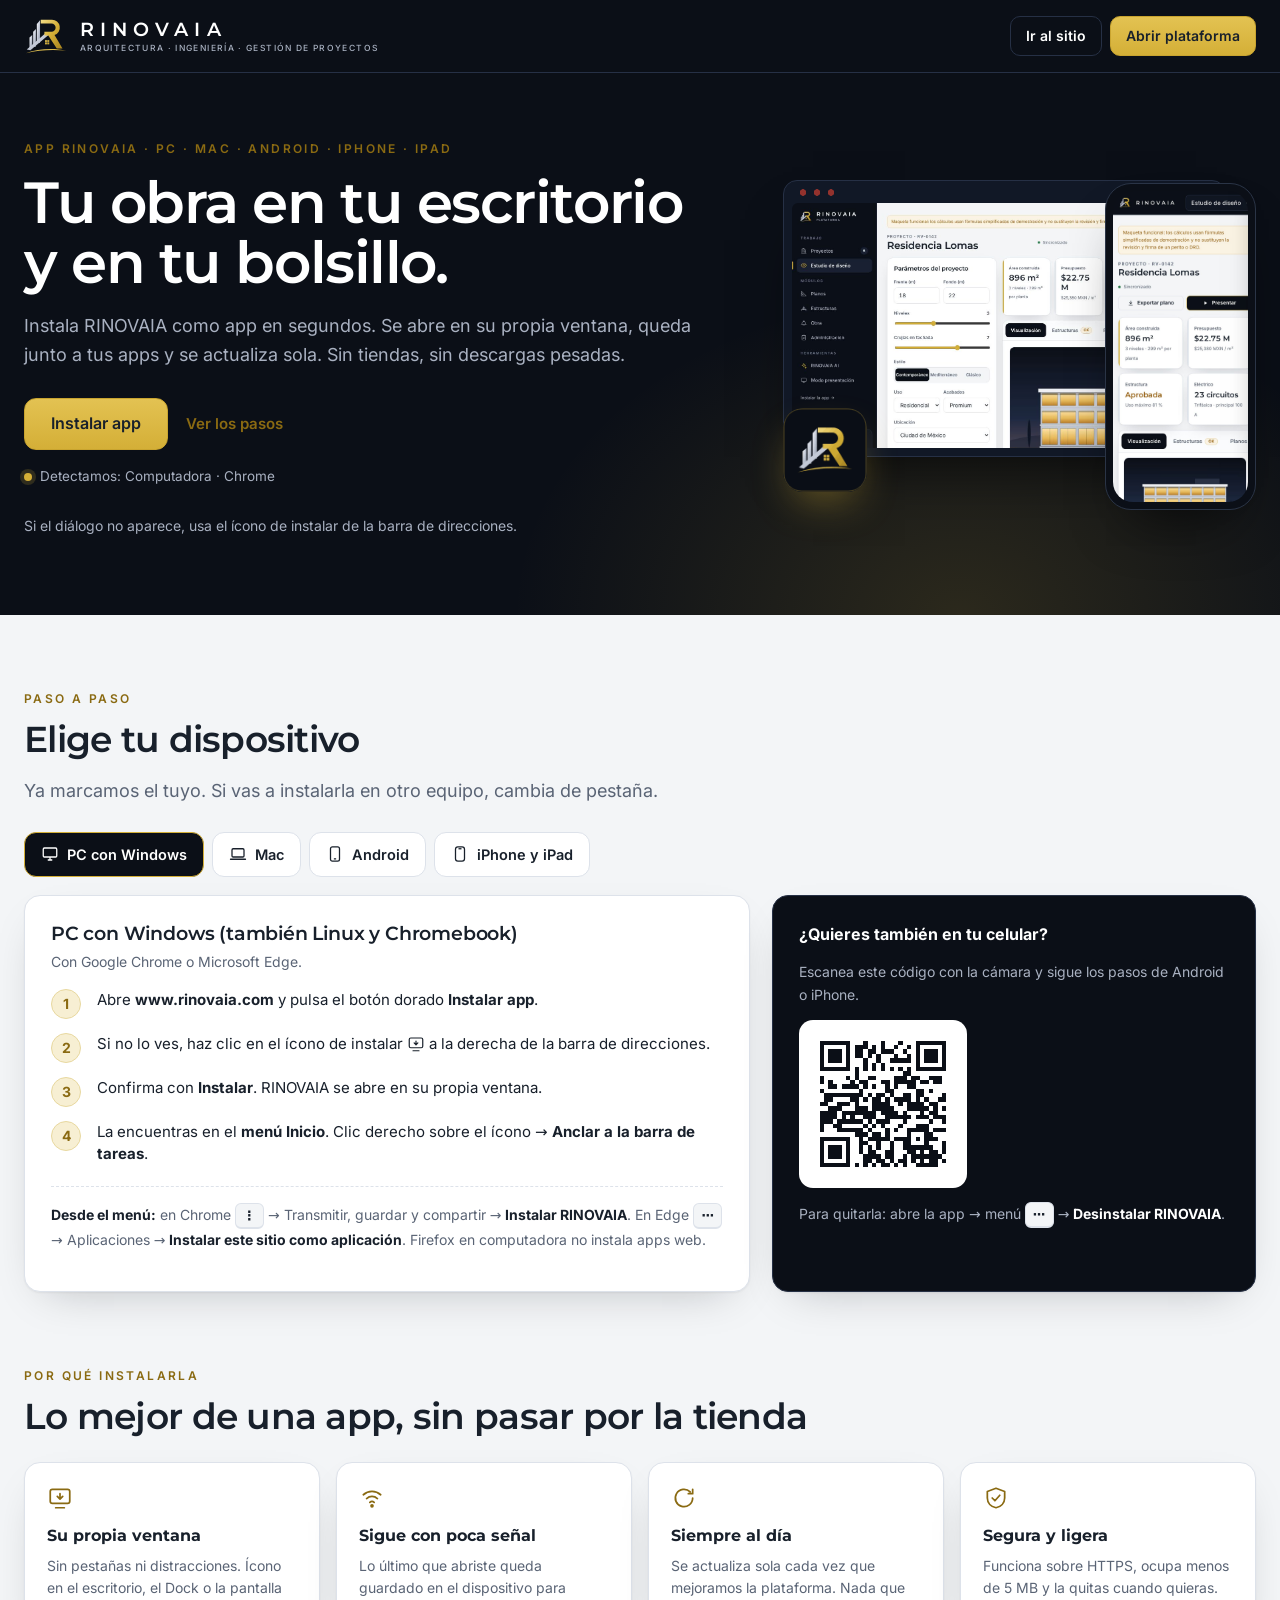
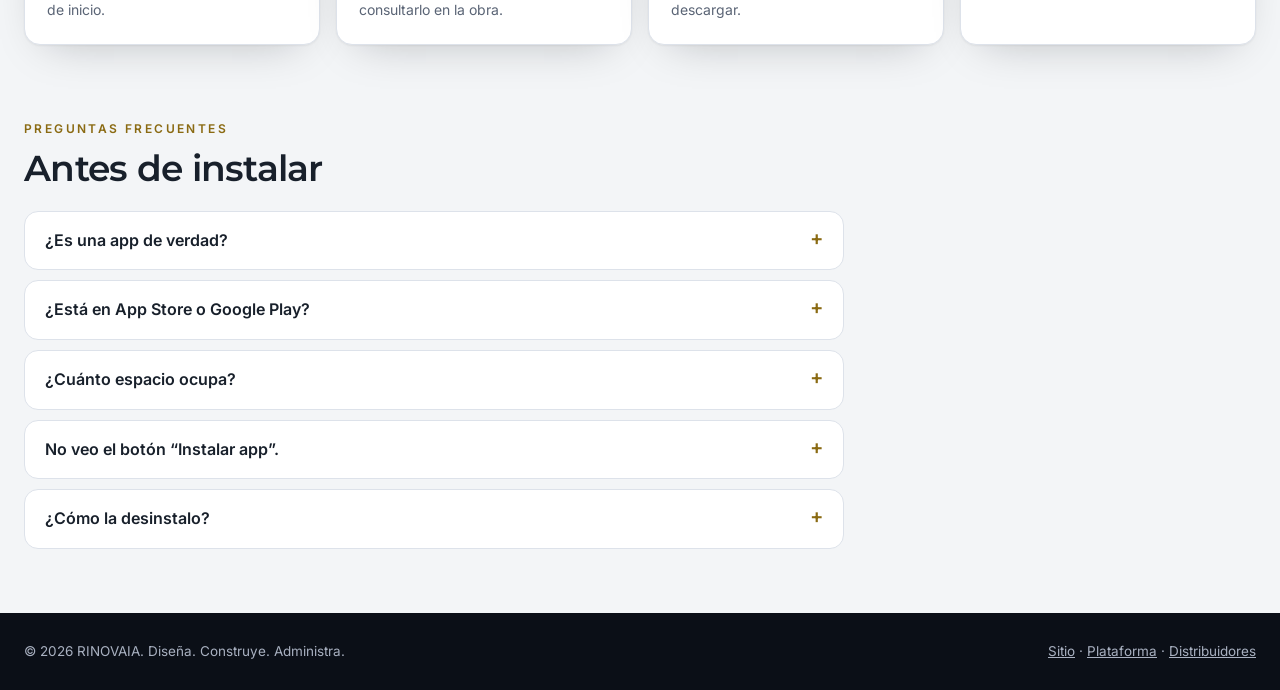
<file: instalar.html>
<!doctype html>
<html lang="es-MX">
<head>
<meta charset="utf-8">
<meta name="viewport" content="width=device-width,initial-scale=1,viewport-fit=cover">
<title>Instala la app · RINOVAIA</title>
<meta name="description" content="Instala RINOVAIA como app en tu PC, Mac, Android, iPhone o iPad. Sin tiendas ni descargas pesadas: abre en su propia ventana y se actualiza sola.">
<meta name="theme-color" content="#0B0F17">
<link rel="canonical" href="https://www.rinovaia.com/instalar.html">
<meta property="og:type" content="website">
<meta property="og:site_name" content="RINOVAIA">
<meta property="og:title" content="Instala RINOVAIA en tu computadora y tu celular">
<meta property="og:description" content="PC, Mac, Android, iPhone y iPad. Diseña. Construye. Administra.">
<meta property="og:url" content="https://www.rinovaia.com/instalar.html">
<meta property="og:image" content="https://www.rinovaia.com/assets/img/og-rinova.jpg">
<!-- App instalable (PC, Mac, Android, iPhone, iPad) -->
<link rel="manifest" href="manifest.webmanifest">
<link rel="icon" href="favicon.ico" sizes="16x16 32x32 48x48">
<link rel="icon" href="assets/img/logo-mark.svg" type="image/svg+xml">
<link rel="apple-touch-icon" href="assets/img/app/apple-180.png">
<link rel="apple-touch-icon" sizes="167x167" href="assets/img/app/apple-167.png">
<link rel="apple-touch-icon" sizes="152x152" href="assets/img/app/apple-152.png">
<meta name="application-name" content="RINOVAIA">
<meta name="apple-mobile-web-app-title" content="RINOVAIA">
<meta name="mobile-web-app-capable" content="yes">
<meta name="apple-mobile-web-app-capable" content="yes">
<meta name="apple-mobile-web-app-status-bar-style" content="black">
<link rel="apple-touch-startup-image" media="(device-width: 440px) and (device-height: 956px) and (-webkit-device-pixel-ratio: 3) and (orientation: portrait)" href="assets/img/app/splash-1320x2868.png">
<link rel="apple-touch-startup-image" media="(device-width: 402px) and (device-height: 874px) and (-webkit-device-pixel-ratio: 3) and (orientation: portrait)" href="assets/img/app/splash-1206x2622.png">
<link rel="apple-touch-startup-image" media="(device-width: 430px) and (device-height: 932px) and (-webkit-device-pixel-ratio: 3) and (orientation: portrait)" href="assets/img/app/splash-1290x2796.png">
<link rel="apple-touch-startup-image" media="(device-width: 393px) and (device-height: 852px) and (-webkit-device-pixel-ratio: 3) and (orientation: portrait)" href="assets/img/app/splash-1179x2556.png">
<link rel="apple-touch-startup-image" media="(device-width: 428px) and (device-height: 926px) and (-webkit-device-pixel-ratio: 3) and (orientation: portrait)" href="assets/img/app/splash-1284x2778.png">
<link rel="apple-touch-startup-image" media="(device-width: 390px) and (device-height: 844px) and (-webkit-device-pixel-ratio: 3) and (orientation: portrait)" href="assets/img/app/splash-1170x2532.png">
<link rel="apple-touch-startup-image" media="(device-width: 414px) and (device-height: 896px) and (-webkit-device-pixel-ratio: 3) and (orientation: portrait)" href="assets/img/app/splash-1242x2688.png">
<link rel="apple-touch-startup-image" media="(device-width: 375px) and (device-height: 812px) and (-webkit-device-pixel-ratio: 3) and (orientation: portrait)" href="assets/img/app/splash-1125x2436.png">
<link rel="apple-touch-startup-image" media="(device-width: 414px) and (device-height: 896px) and (-webkit-device-pixel-ratio: 2) and (orientation: portrait)" href="assets/img/app/splash-828x1792.png">
<link rel="apple-touch-startup-image" media="(device-width: 414px) and (device-height: 736px) and (-webkit-device-pixel-ratio: 3) and (orientation: portrait)" href="assets/img/app/splash-1242x2208.png">
<link rel="apple-touch-startup-image" media="(device-width: 375px) and (device-height: 667px) and (-webkit-device-pixel-ratio: 2) and (orientation: portrait)" href="assets/img/app/splash-750x1334.png">
<link rel="apple-touch-startup-image" media="(device-width: 1032px) and (device-height: 1376px) and (-webkit-device-pixel-ratio: 2) and (orientation: portrait)" href="assets/img/app/splash-2064x2752.png">
<link rel="apple-touch-startup-image" media="(device-width: 1024px) and (device-height: 1366px) and (-webkit-device-pixel-ratio: 2) and (orientation: portrait)" href="assets/img/app/splash-2048x2732.png">
<link rel="apple-touch-startup-image" media="(device-width: 834px) and (device-height: 1210px) and (-webkit-device-pixel-ratio: 2) and (orientation: portrait)" href="assets/img/app/splash-1668x2420.png">
<link rel="apple-touch-startup-image" media="(device-width: 834px) and (device-height: 1194px) and (-webkit-device-pixel-ratio: 2) and (orientation: portrait)" href="assets/img/app/splash-1668x2388.png">
<link rel="apple-touch-startup-image" media="(device-width: 820px) and (device-height: 1180px) and (-webkit-device-pixel-ratio: 2) and (orientation: portrait)" href="assets/img/app/splash-1640x2360.png">
<link rel="apple-touch-startup-image" media="(device-width: 810px) and (device-height: 1080px) and (-webkit-device-pixel-ratio: 2) and (orientation: portrait)" href="assets/img/app/splash-1620x2160.png">
<link rel="apple-touch-startup-image" media="(device-width: 744px) and (device-height: 1133px) and (-webkit-device-pixel-ratio: 2) and (orientation: portrait)" href="assets/img/app/splash-1488x2266.png">
<link rel="apple-touch-startup-image" media="(device-width: 768px) and (device-height: 1024px) and (-webkit-device-pixel-ratio: 2) and (orientation: portrait)" href="assets/img/app/splash-1536x2048.png">
<!-- /App instalable -->
<link rel="preload" href="assets/fonts/montserrat.woff2" as="font" type="font/woff2" crossorigin>
<link rel="preload" href="assets/fonts/inter.woff2" as="font" type="font/woff2" crossorigin>
<link rel="stylesheet" href="assets/css/rinova.css?v=20261125">
<style>
body{background:var(--mist)}
.top{background:var(--navy);color:#fff;border-bottom:1px solid var(--navy-line)}
.top-in{display:flex;align-items:center;justify-content:space-between;gap:16px;min-height:72px;padding-top:env(safe-area-inset-top)}
.top-a{display:flex;gap:8px}
.top .btn-ghost{color:#fff;border-color:var(--navy-line)}
@media (max-width:640px){.top .logo .wm small{display:none}.top-a .btn-ghost{display:none}}

.ihero{background:var(--navy);color:#fff;padding:56px 0 64px;position:relative;overflow:hidden}
.ihero::after{content:"";position:absolute;inset:auto -10% -60% 40%;height:120%;background:radial-gradient(closest-side,rgba(212,175,55,.16),transparent);pointer-events:none}
.ihero-g{display:grid;grid-template-columns:1.15fr .85fr;gap:48px;align-items:center;position:relative;z-index:1}
.ihero h1{font-size:clamp(34px,4.6vw,58px);margin:16px 0 18px;letter-spacing:-.025em}
.ihero .lead{color:var(--navy-text)}
.cta{display:flex;flex-wrap:wrap;gap:12px;align-items:center;margin-top:28px}
.cta .btn-gold{min-height:52px;padding-inline:26px;font-size:16px}
.detect{display:inline-flex;align-items:center;gap:8px;font-size:13.5px;color:var(--navy-text);margin-top:16px}
.detect .dot{width:8px;height:8px;border-radius:50%;background:var(--gold);box-shadow:0 0 0 4px rgba(212,175,55,.18)}
.state{margin-top:14px;font-size:14px;color:var(--navy-text);min-height:1.4em}
.state b{color:#fff}

.devices{position:relative;height:340px}
.dv{position:absolute;border:1px solid var(--navy-line);background:#111826;box-shadow:0 30px 60px -30px rgba(0,0,0,.8)}
.dv img{display:block;width:100%;height:100%;object-fit:cover;object-position:top left}
.dv-pc{right:30px;top:10px;width:88%;aspect-ratio:16/10;border-radius:14px;padding:8px;padding-top:22px}
.dv-pc::before{content:"";position:absolute;left:12px;top:8px;width:42px;height:7px;background:radial-gradient(circle,#B4382F 3px,transparent 3.5px) 0 0/14px 7px repeat-x;opacity:.8}
.dv-pc img{border-radius:6px}
.dv-ph{right:0;bottom:0;width:30%;aspect-ratio:9/19.5;border-radius:26px;padding:7px;background:#0B0F17;border-color:#2a3446}
.dv-ph img{border-radius:20px}
.dv-ico{left:6%;bottom:18px;width:84px;height:84px;border-radius:20px;overflow:hidden;border:0;box-shadow:0 18px 40px -12px rgba(212,175,55,.45)}
@media (max-width:880px){.ihero-g{grid-template-columns:1fr}.devices{height:260px;max-width:460px}}

section.blk{padding:64px 0}
.blk h2{font-family:var(--display);font-size:clamp(26px,3vw,36px);letter-spacing:-.02em;margin:10px 0 10px}
.tabs-p{display:flex;flex-wrap:wrap;gap:8px;margin:26px 0 18px}
.tabs-p button{min-height:44px;padding:10px 16px;border-radius:12px;border:1px solid var(--line);background:#fff;color:var(--graphite);font-weight:600;font-size:14.5px;cursor:pointer;display:inline-flex;gap:8px;align-items:center}
.tabs-p button[aria-selected=true]{background:var(--navy);color:#fff;border-color:var(--gold)}
.tabs-p svg{width:18px;height:18px}
.panel{display:grid;grid-template-columns:1.2fr .8fr;gap:22px}
.panel[hidden]{display:none}
.panel .card{padding:26px}
.panel h3{font-family:var(--display);font-size:19px;margin:0 0 4px}
.panel .sub{color:var(--muted);font-size:14px;margin:0 0 16px}
.ol{counter-reset:s;list-style:none;margin:0;padding:0;display:grid;gap:14px}
.ol li{counter-increment:s;display:grid;grid-template-columns:34px 1fr;gap:12px;align-items:start;font-size:15px;line-height:1.5}
.ol li::before{content:counter(s);width:30px;height:30px;border-radius:50%;display:grid;place-items:center;background:var(--gold-soft);color:var(--gold-ink);font-weight:700;font-size:14px;border:1px solid #E8D89F}
.alt{border-top:1px dashed var(--line);margin-top:20px;padding-top:16px;font-size:14px;color:var(--muted)}
.alt b{color:var(--graphite)}
.kbd{display:inline-block;padding:1px 7px;border:1px solid var(--line);border-bottom-width:2px;border-radius:6px;background:var(--mist);font-size:13px;font-weight:600;color:var(--graphite);white-space:nowrap}
.side-c{background:var(--navy)!important;color:#fff;border-color:var(--navy-line)!important}
.side-c p{color:var(--navy-text);font-size:14px}
.side-c b{color:#fff}
.qr{background:#fff;border-radius:14px;padding:12px;width:168px;margin:14px 0}
.qr img{display:block;width:100%;height:auto}
@media (max-width:880px){.panel{grid-template-columns:1fr}}

.ben{display:grid;grid-template-columns:repeat(4,1fr);gap:16px;margin-top:26px}
.ben .card{padding:22px}
.ben svg{width:26px;height:26px;color:var(--gold-ink)}
.ben b{display:block;font-family:var(--display);margin:12px 0 6px;font-size:16px}
.ben p{margin:0;color:var(--muted);font-size:14px}
@media (max-width:980px){.ben{grid-template-columns:1fr 1fr}}
@media (max-width:520px){.ben{grid-template-columns:1fr}}

.faq{max-width:820px;margin-top:22px;display:grid;gap:10px}
.faq details{background:#fff;border:1px solid var(--line);border-radius:14px;padding:16px 20px}
.faq summary{cursor:pointer;font-weight:600;list-style:none;display:flex;justify-content:space-between;gap:12px}
.faq summary::after{content:"+";color:var(--gold-ink);font-size:20px;line-height:1}
.faq details[open] summary::after{content:"−"}
.faq p{color:var(--muted);margin:10px 0 0;font-size:14.5px}
footer.mini{background:var(--navy);color:var(--navy-text);padding:28px 0 calc(28px + env(safe-area-inset-bottom));font-size:13.5px}
footer.mini .wrap{display:flex;justify-content:space-between;gap:12px;flex-wrap:wrap}
footer.mini a{color:var(--navy-text)}
.is-app .ihero .cta .btn-gold{display:none}
</style>
</head>
<body>
<a class="skip" href="#contenido">Saltar al contenido</a>
<svg width="0" height="0" style="position:absolute" aria-hidden="true">
  <symbol id="d-win" viewBox="0 0 24 24"><g fill="none" stroke="currentColor" stroke-width="1.7" stroke-linejoin="round"><rect x="3" y="4" width="18" height="12" rx="1.5"/><path d="M9 20h6M12 16v4"/></g></symbol>
  <symbol id="d-mac" viewBox="0 0 24 24"><g fill="none" stroke="currentColor" stroke-width="1.7" stroke-linejoin="round" stroke-linecap="round"><rect x="4" y="5" width="16" height="11" rx="1.5"/><path d="M2 19h20"/></g></symbol>
  <symbol id="d-and" viewBox="0 0 24 24"><g fill="none" stroke="currentColor" stroke-width="1.7" stroke-linejoin="round"><rect x="6" y="2.5" width="12" height="19" rx="2.5"/><path d="M10.5 18.5h3"/></g></symbol>
  <symbol id="d-ios" viewBox="0 0 24 24"><g fill="none" stroke="currentColor" stroke-width="1.7" stroke-linejoin="round"><rect x="6" y="2.5" width="12" height="19" rx="3.2"/><path d="M10 5h4"/></g></symbol>
  <symbol id="b-win" viewBox="0 0 24 24"><g fill="none" stroke="currentColor" stroke-width="1.6" stroke-linecap="round" stroke-linejoin="round"><rect x="3" y="4" width="18" height="13" rx="2"/><path d="M12 8v5M9.5 10.5L12 13l2.5-2.5M8 21h8"/></g></symbol>
  <symbol id="b-off" viewBox="0 0 24 24"><g fill="none" stroke="currentColor" stroke-width="1.6" stroke-linecap="round" stroke-linejoin="round"><path d="M4 9a12 12 0 0 1 16 0M7 12.5a7.5 7.5 0 0 1 10 0M10 16a3 3 0 0 1 4 0"/><circle cx="12" cy="19.2" r=".9" fill="currentColor"/></g></symbol>
  <symbol id="b-upd" viewBox="0 0 24 24"><g fill="none" stroke="currentColor" stroke-width="1.6" stroke-linecap="round" stroke-linejoin="round"><path d="M20 12a8 8 0 1 1-2.3-5.6M20 4v4h-4"/></g></symbol>
  <symbol id="b-lock" viewBox="0 0 24 24"><g fill="none" stroke="currentColor" stroke-width="1.6" stroke-linecap="round" stroke-linejoin="round"><path d="M12 3l8 3v6c0 4.5-3.4 8-8 9-4.6-1-8-4.5-8-9V6z"/><path d="M8.5 12l2.5 2.5 4.5-5"/></g></symbol>
  <symbol id="s-share" viewBox="0 0 24 24"><path d="M12 3v12M8 7l4-4 4 4M6 11H5v10h14V11h-1" fill="none" stroke="currentColor" stroke-width="1.8" stroke-linecap="round" stroke-linejoin="round"/></symbol>
</svg>

<header class="top">
  <div class="wrap top-in">
    <a class="logo on-dark" href="./" aria-label="RINOVAIA, inicio"><img src="assets/img/isotipo.svg" alt="" width="44" height="38"><span class="wm"><b>RINOVAIA</b><small>Arquitectura · Ingeniería · Gestión de proyectos</small></span></a>
    <div class="top-a"><a class="btn btn-ghost btn-sm" href="./">Ir al sitio</a><a class="btn btn-gold btn-sm" href="app.html">Abrir plataforma</a></div>
  </div>
</header>

<main id="contenido">
  <section class="ihero" aria-labelledby="h-inst">
    <div class="wrap ihero-g">
      <div>
        <p class="eyebrow">App RINOVAIA · PC · Mac · Android · iPhone · iPad</p>
        <h1 id="h-inst" class="display">Tu obra en tu escritorio y en tu bolsillo.</h1>
        <p class="lead">Instala RINOVAIA como app en segundos. Se abre en su propia ventana, queda junto a tus apps y se actualiza sola. Sin tiendas, sin descargas pesadas.</p>
        <div class="cta">
          <button class="btn btn-gold" type="button" data-pwa-install id="instBtn">Instalar app</button>
          <a class="btn btn-text" href="#pasos">Ver los pasos</a>
        </div>
        <p class="detect" id="detect"><span class="dot"></span><span>Detectando tu dispositivo…</span></p>
        <p class="state" id="state" role="status" aria-live="polite"></p>
      </div>
      <div class="devices" aria-hidden="true">
        <div class="dv dv-pc"><img src="assets/img/app/captura-plataforma-ancha.jpg" alt="" loading="lazy"></div>
        <div class="dv dv-ph"><img src="assets/img/app/captura-plataforma-movil.jpg" alt="" loading="lazy"></div>
        <div class="dv dv-ico"><img src="assets/img/app/icon-192.png" alt=""></div>
      </div>
    </div>
  </section>

  <section class="blk" id="pasos" aria-labelledby="h-pasos">
    <div class="wrap">
      <p class="eyebrow">Paso a paso</p>
      <h2 id="h-pasos">Elige tu dispositivo</h2>
      <p class="lead">Ya marcamos el tuyo. Si vas a instalarla en otro equipo, cambia de pestaña.</p>

      <div class="tabs-p" role="tablist" aria-label="Dispositivo">
        <button role="tab" id="t-windows" aria-controls="p-windows" aria-selected="true" data-p="windows"><svg><use href="#d-win"/></svg>PC con Windows</button>
        <button role="tab" id="t-mac" aria-controls="p-mac" aria-selected="false" data-p="mac" tabindex="-1"><svg><use href="#d-mac"/></svg>Mac</button>
        <button role="tab" id="t-android" aria-controls="p-android" aria-selected="false" data-p="android" tabindex="-1"><svg><use href="#d-and"/></svg>Android</button>
        <button role="tab" id="t-ios" aria-controls="p-ios" aria-selected="false" data-p="ios" tabindex="-1"><svg><use href="#d-ios"/></svg>iPhone y iPad</button>
      </div>

      <div class="panel" role="tabpanel" id="p-windows" aria-labelledby="t-windows">
        <div class="card">
          <h3>PC con Windows (también Linux y Chromebook)</h3>
          <p class="sub">Con Google Chrome o Microsoft Edge.</p>
          <ol class="ol">
            <li><span>Abre <b>www.rinovaia.com</b> y pulsa el botón dorado <b>Instalar app</b>.</span></li>
            <li><span>Si no lo ves, haz clic en el ícono de instalar <svg width="18" height="18" style="vertical-align:-4px"><use href="#b-win"/></svg> a la derecha de la barra de direcciones.</span></li>
            <li><span>Confirma con <b>Instalar</b>. RINOVAIA se abre en su propia ventana.</span></li>
            <li><span>La encuentras en el <b>menú Inicio</b>. Clic derecho sobre el ícono → <b>Anclar a la barra de tareas</b>.</span></li>
          </ol>
          <p class="alt"><b>Desde el menú:</b> en Chrome <span class="kbd">⋮</span> → Transmitir, guardar y compartir → <b>Instalar RINOVAIA</b>. En Edge <span class="kbd">⋯</span> → Aplicaciones → <b>Instalar este sitio como aplicación</b>. Firefox en computadora no instala apps web.</p>
        </div>
        <div class="card side-c">
          <b>¿Quieres también en tu celular?</b>
          <p>Escanea este código con la cámara y sigue los pasos de Android o iPhone.</p>
          <div class="qr"><img src="assets/img/app/qr-instalar.svg" alt="Código QR que abre www.rinovaia.com/instalar.html" width="144" height="144"></div>
          <p>Para quitarla: abre la app → menú <span class="kbd">⋯</span> → <b>Desinstalar RINOVAIA</b>.</p>
        </div>
      </div>

      <div class="panel" role="tabpanel" id="p-mac" aria-labelledby="t-mac" hidden>
        <div class="card">
          <h3>Mac</h3>
          <p class="sub">Con Safari (macOS Sonoma 14 o posterior), Chrome o Edge.</p>
          <ol class="ol">
            <li><span><b>Safari:</b> abre www.rinovaia.com y en la barra de menús elige <b>Archivo → Agregar al Dock…</b> (o Compartir <svg width="16" height="16" style="vertical-align:-3px"><use href="#s-share"/></svg> → <b>Agregar al Dock</b>).</span></li>
            <li><span>Deja el nombre <b>RINOVAIA</b> y pulsa <b>Agregar</b>.</span></li>
            <li><span><b>Chrome o Edge:</b> pulsa <b>Instalar app</b> o el ícono de instalar <svg width="18" height="18" style="vertical-align:-4px"><use href="#b-win"/></svg> en la barra de direcciones.</span></li>
            <li><span>La app queda en el <b>Dock</b>, en <b>Launchpad</b> y en la carpeta Aplicaciones, con su propia ventana.</span></li>
          </ol>
          <p class="alt"><b>¿No aparece “Agregar al Dock”?</b> Tu Mac tiene una versión anterior a Sonoma. Actualiza macOS o usa Chrome.</p>
        </div>
        <div class="card side-c">
          <b>Ábrela al iniciar sesión</b>
          <p>Clic derecho sobre el ícono del Dock → <b>Opciones → Abrir al iniciar sesión</b>, para tener tus proyectos a la mano cada mañana.</p>
          <div class="qr"><img src="assets/img/app/qr-instalar.svg" alt="Código QR que abre www.rinovaia.com/instalar.html" width="144" height="144"></div>
          <p>Escanéalo para instalarla también en tu iPhone.</p>
        </div>
      </div>

      <div class="panel" role="tabpanel" id="p-android" aria-labelledby="t-android" hidden>
        <div class="card">
          <h3>Android</h3>
          <p class="sub">Con Chrome, Edge, Samsung Internet o Firefox.</p>
          <ol class="ol">
            <li><span>Abre <b>www.rinovaia.com</b> y toca <b>Instalar app</b>.</span></li>
            <li><span>Confirma con <b>Instalar</b>. Si no aparece el botón, toca el menú <span class="kbd">⋮</span> → <b>Instalar app</b> o <b>Agregar a pantalla principal</b>.</span></li>
            <li><span>RINOVAIA queda en tu cajón de apps y en tu pantalla de inicio, a pantalla completa.</span></li>
            <li><span>Mantén presionado el ícono para ver los accesos directos: <b>Proyectos, Obra y Distribuidores</b>.</span></li>
          </ol>
          <p class="alt"><b>Samsung Internet:</b> menú <span class="kbd">≡</span> → Agregar página a → <b>Pantalla de inicio</b>. <b>Si abriste el enlace desde WhatsApp, Instagram o Facebook,</b> toca <span class="kbd">⋮</span> → Abrir en Chrome primero.</p>
        </div>
        <div class="card side-c">
          <b>Se siente como app nativa</b>
          <p>Sin barra del navegador, con su ícono, su pantalla de inicio y acceso a lo último que viste aunque no tengas señal en la obra.</p>
          <p>Para quitarla: mantén presionado el ícono → <b>Desinstalar</b>.</p>
        </div>
      </div>

      <div class="panel" role="tabpanel" id="p-ios" aria-labelledby="t-ios" hidden>
        <div class="card">
          <h3>iPhone y iPad</h3>
          <p class="sub">Con Safari. En iOS 16.4 o posterior también funciona desde Chrome y Edge.</p>
          <ol class="ol">
            <li><span>Abre <b>www.rinovaia.com</b> y toca el botón <b>Compartir</b> <svg width="16" height="16" style="vertical-align:-3px"><use href="#s-share"/></svg>. En iOS 26 está dentro del menú <span class="kbd">···</span> junto a la barra de direcciones.</span></li>
            <li><span>Desliza hacia abajo y elige <b>Agregar a inicio</b>.</span></li>
            <li><span>Deja activado <b>Abrir como app web</b> y toca <b>Agregar</b>.</span></li>
            <li><span>Abre RINOVAIA desde el ícono en tu pantalla de inicio: se abre a pantalla completa, sin Safari.</span></li>
          </ol>
          <p class="alt"><b>¿Lo abriste desde WhatsApp, Instagram o Facebook?</b> Toca <span class="kbd">···</span> → <b>Abrir en Safari</b> y repite los pasos. Apple no permite instalar desde el navegador interno de esas apps.</p>
        </div>
        <div class="card side-c">
          <b>Todo tu equipo, en su teléfono</b>
          <p>Comparte este enlace con residentes y clientes para que la instalen en un minuto:</p>
          <p><b>www.rinovaia.com/instalar.html</b></p>
          <p>Para quitarla: mantén presionado el ícono → <b>Eliminar app</b>.</p>
        </div>
      </div>
    </div>
  </section>

  <section class="blk" style="padding-top:0" aria-labelledby="h-ben">
    <div class="wrap">
      <p class="eyebrow">Por qué instalarla</p>
      <h2 id="h-ben">Lo mejor de una app, sin pasar por la tienda</h2>
      <div class="ben">
        <div class="card"><svg><use href="#b-win"/></svg><b>Su propia ventana</b><p>Sin pestañas ni distracciones. Ícono en el escritorio, el Dock o la pantalla de inicio.</p></div>
        <div class="card"><svg><use href="#b-off"/></svg><b>Sigue con poca señal</b><p>Lo último que abriste queda guardado en el dispositivo para consultarlo en la obra.</p></div>
        <div class="card"><svg><use href="#b-upd"/></svg><b>Siempre al día</b><p>Se actualiza sola cada vez que mejoramos la plataforma. Nada que descargar.</p></div>
        <div class="card"><svg><use href="#b-lock"/></svg><b>Segura y ligera</b><p>Funciona sobre HTTPS, ocupa menos de 5 MB y la quitas cuando quieras.</p></div>
      </div>
    </div>
  </section>

  <section class="blk" style="padding-top:0" aria-labelledby="h-faq">
    <div class="wrap">
      <p class="eyebrow">Preguntas frecuentes</p>
      <h2 id="h-faq">Antes de instalar</h2>
      <div class="faq">
        <details><summary>¿Es una app de verdad?</summary><p>Sí. Es una app web instalable: se abre en su propia ventana, tiene ícono, accesos directos y funciona con poca conexión. Usa la misma cuenta y los mismos datos que la versión web.</p></details>
        <details><summary>¿Está en App Store o Google Play?</summary><p>Por ahora se instala directo desde www.rinovaia.com, que es más rápido y siempre está en la versión más reciente. Las versiones de tienda están en camino.</p></details>
        <details><summary>¿Cuánto espacio ocupa?</summary><p>Menos de 5 MB, frente a los cientos de MB de una app tradicional.</p></details>
        <details><summary>No veo el botón “Instalar app”.</summary><p>Revisa que estés en Chrome, Edge o Safari (no dentro de WhatsApp o Instagram) y sigue los pasos de tu dispositivo en esta página. Si ya la instalaste, el botón no aparece: búscala junto a tus apps.</p></details>
        <details><summary>¿Cómo la desinstalo?</summary><p>Como cualquier app: en Android e iPhone mantén presionado el ícono; en Windows y Mac abre la app → menú → Desinstalar, o quítala del Dock.</p></details>
      </div>
    </div>
  </section>
</main>

<footer class="mini">
  <div class="wrap"><span>© <span id="yr">2026</span> RINOVAIA. Diseña. Construye. Administra.</span><span><a href="./">Sitio</a> · <a href="app.html">Plataforma</a> · <a href="distribuidores.html">Distribuidores</a></span></div>
</footer>

<script>
(function () {
  'use strict';
  document.getElementById('yr').textContent = new Date().getFullYear();
  var tabs = [].slice.call(document.querySelectorAll('[role=tab]'));
  function select(id, focus) {
    tabs.forEach(function (t) {
      var on = t.dataset.p === id;
      t.setAttribute('aria-selected', on); t.tabIndex = on ? 0 : -1;
      document.getElementById(t.getAttribute('aria-controls')).hidden = !on;
      if (on && focus) t.focus();
    });
  }
  tabs.forEach(function (t, i) {
    t.addEventListener('click', function () { select(t.dataset.p); });
    t.addEventListener('keydown', function (e) {
      var d = e.key === 'ArrowRight' ? 1 : e.key === 'ArrowLeft' ? -1 : 0;
      if (d) { e.preventDefault(); select(tabs[(i + d + tabs.length) % tabs.length].dataset.p, true); }
    });
  });
  var shown = false;
  function update(e) {
    var a = e && e.detail || window.RinovaPWA; if (!a) return;
    if (!shown) { shown = true; select({ iphone: 'ios', ipad: 'ios', android: 'android', mac: 'mac' }[a.platform] || 'windows'); }
    document.querySelector('#detect span:last-child').textContent = 'Detectamos: ' + a.label();
    var st = document.getElementById('state'), b = document.getElementById('instBtn');
    if (a.installed) { st.innerHTML = '<b>RINOVAIA ya está instalada</b> en este dispositivo.'; b.textContent = 'Ya instalada'; }
    else if (a.canPrompt) { st.innerHTML = 'Todo listo: pulsa <b>Instalar app</b> y confirma.'; b.textContent = 'Instalar app'; }
    else if (a.manual) { st.innerHTML = 'Pulsa <b>Instalar app</b> y te mostramos los pasos para tu ' + (a.platform === 'mac' ? 'Mac' : 'dispositivo') + '.'; }
    else if (a.unsupported) { st.innerHTML = 'Este navegador no instala apps web. Ábrela en <b>Chrome</b> o <b>Edge</b>' + (a.platform === 'mac' ? ' o en Safari de macOS Sonoma' : '') + '.'; }
    else { st.innerHTML = 'Si el diálogo no aparece, usa el ícono de instalar de la barra de direcciones.'; }
  }
  document.addEventListener('rinova:pwa', update);
  update();
})();
</script>
<script src="pwa.js?v=20261125" defer></script>
</body>
</html>
</file>
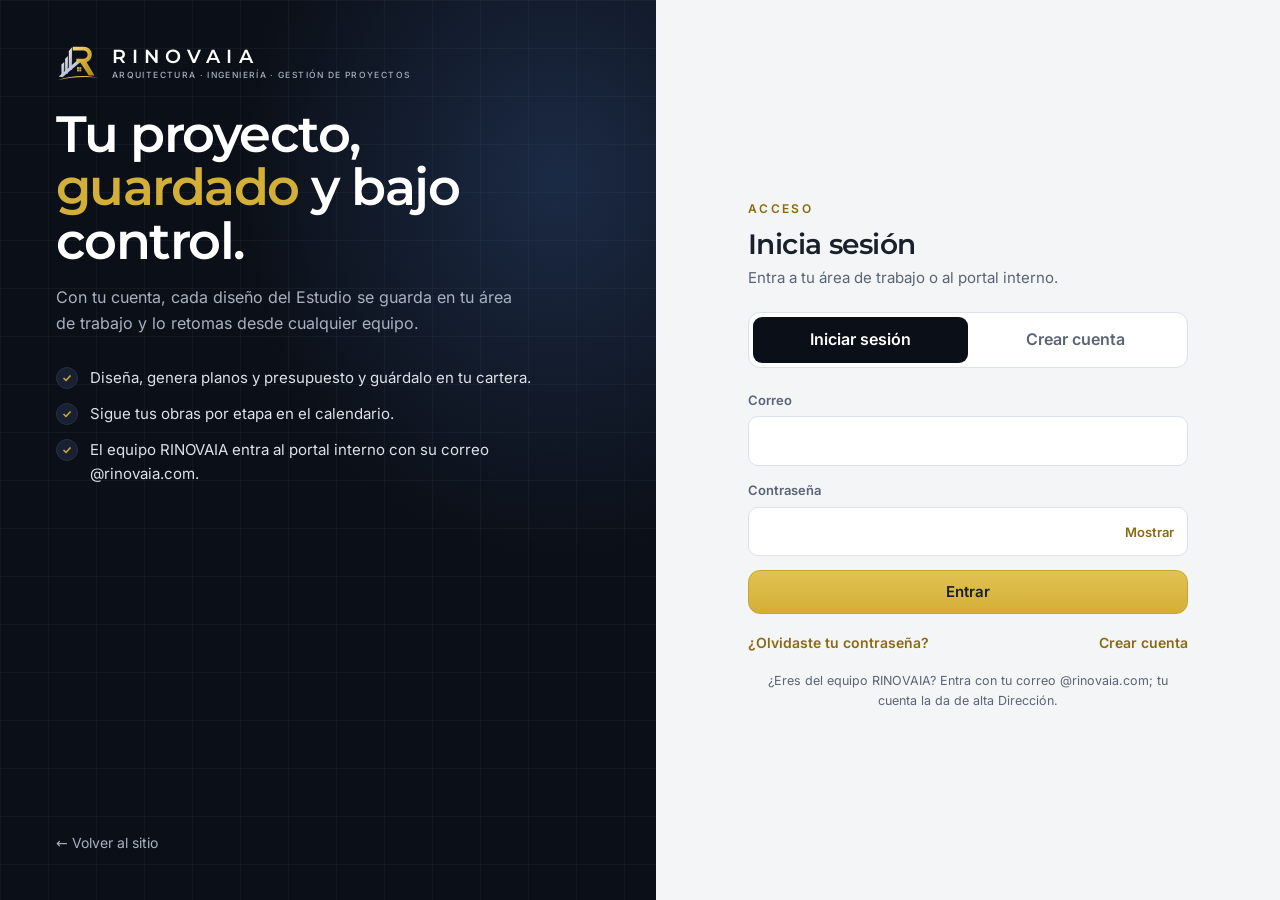
<file: interno.html>
<!doctype html>
<html lang="es-MX">
<head>
<meta charset="utf-8">
<meta name="viewport" content="width=device-width,initial-scale=1,viewport-fit=cover">
<title>Portal interno · RINOVAIA</title>
<meta name="robots" content="noindex">
<meta name="theme-color" content="#0B0F17">
<link rel="icon" href="assets/img/logo-mark.svg" type="image/svg+xml">
<link rel="icon" href="favicon.ico" sizes="16x16 32x32 48x48">
<link rel="manifest" href="manifest.webmanifest">
<link rel="apple-touch-icon" href="assets/img/app/apple-180.png">
<meta name="apple-mobile-web-app-capable" content="yes">
<meta name="mobile-web-app-capable" content="yes">
<link rel="preload" href="assets/fonts/montserrat.woff2" as="font" type="font/woff2" crossorigin>
<link rel="preload" href="assets/fonts/inter.woff2" as="font" type="font/woff2" crossorigin>
<link rel="stylesheet" href="assets/css/rinova.css?v=20261126">
<link rel="stylesheet" href="assets/css/interno.css?v=20261128">
</head>
<body class="portal">
<svg width="0" height="0" style="position:absolute" aria-hidden="true">
  <symbol id="i-home" viewBox="0 0 24 24"><g fill="none" stroke="currentColor" stroke-width="1.7" stroke-linecap="round" stroke-linejoin="round"><path d="M3 11l9-7 9 7"/><path d="M5 10v10h14V10"/><path d="M10 20v-6h4v6"/></g></symbol>
  <symbol id="i-edif" viewBox="0 0 24 24"><g fill="none" stroke="currentColor" stroke-width="1.7" stroke-linecap="round" stroke-linejoin="round"><path d="M4 21V5l8-2v18M12 8l8 2v11M2 21h20M7 8h2M7 12h2M7 16h2M15 13h2M15 17h2"/></g></symbol>
  <symbol id="i-casco" viewBox="0 0 24 24"><g fill="none" stroke="currentColor" stroke-width="1.7" stroke-linecap="round" stroke-linejoin="round"><path d="M3 17h18v2H3zM5 17a7 7 0 0 1 14 0"/><path d="M10 10V6h4v4"/></g></symbol>
  <symbol id="i-cal" viewBox="0 0 24 24"><g fill="none" stroke="currentColor" stroke-width="1.7" stroke-linecap="round" stroke-linejoin="round"><rect x="3" y="5" width="18" height="16" rx="2"/><path d="M3 10h18M8 3v4M16 3v4"/></g></symbol>
  <symbol id="i-users" viewBox="0 0 24 24"><g fill="none" stroke="currentColor" stroke-width="1.7" stroke-linecap="round" stroke-linejoin="round"><circle cx="9" cy="8" r="3.5"/><path d="M2.5 20a6.5 6.5 0 0 1 13 0"/><path d="M16 4.5a3.5 3.5 0 0 1 0 7M18 14a6 6 0 0 1 3.5 6"/></g></symbol>
  <symbol id="i-lead" viewBox="0 0 24 24"><g fill="none" stroke="currentColor" stroke-width="1.7" stroke-linecap="round" stroke-linejoin="round"><path d="M3 5h18l-7 8v6l-4 2v-8z"/></g></symbol>
  <symbol id="i-ia" viewBox="0 0 24 24"><g fill="none" stroke="currentColor" stroke-width="1.6" stroke-linecap="round" stroke-linejoin="round"><path d="M12 3l1.8 5.2L19 10l-5.2 1.8L12 17l-1.8-5.2L5 10l5.2-1.8zM19 16l.8 2.2L22 19l-2.2.8L19 22l-.8-2.2L16 19l2.2-.8z"/></g></symbol>
  <symbol id="i-eye" viewBox="0 0 24 24"><g fill="none" stroke="currentColor" stroke-width="1.7" stroke-linecap="round" stroke-linejoin="round"><path d="M2 12s3.6-7 10-7 10 7 10 7-3.6 7-10 7S2 12 2 12z"/><circle cx="12" cy="12" r="3"/></g></symbol>
  <symbol id="i-list" viewBox="0 0 24 24"><g fill="none" stroke="currentColor" stroke-width="1.7" stroke-linecap="round" stroke-linejoin="round"><path d="M9 6h12M9 12h12M9 18h12M4 6h.01M4 12h.01M4 18h.01"/></g></symbol>
  <symbol id="i-net" viewBox="0 0 24 24"><g fill="none" stroke="currentColor" stroke-width="1.7" stroke-linecap="round" stroke-linejoin="round"><circle cx="12" cy="5" r="2.5"/><circle cx="5" cy="19" r="2.5"/><circle cx="19" cy="19" r="2.5"/><path d="M12 7.5v4M12 11.5L6 17M12 11.5l6 5.5"/></g></symbol>
  <symbol id="i-user" viewBox="0 0 24 24"><g fill="none" stroke="currentColor" stroke-width="1.7" stroke-linecap="round" stroke-linejoin="round"><circle cx="12" cy="8" r="4"/><path d="M4 21a8 8 0 0 1 16 0"/></g></symbol>
  <symbol id="i-out" viewBox="0 0 24 24"><g fill="none" stroke="currentColor" stroke-width="1.7" stroke-linecap="round" stroke-linejoin="round"><path d="M15 4h4v16h-4M10 8l-4 4 4 4M6 12h10"/></g></symbol>
  <symbol id="i-mail" viewBox="0 0 24 24"><g fill="none" stroke="currentColor" stroke-width="1.7" stroke-linecap="round" stroke-linejoin="round"><rect x="3" y="5" width="18" height="14" rx="2"/><path d="M3 7l9 6 9-6"/></g></symbol>
  <symbol id="i-chat" viewBox="0 0 24 24"><g fill="none" stroke="currentColor" stroke-width="1.7" stroke-linecap="round" stroke-linejoin="round"><path d="M21 12a8 8 0 0 1-11.6 7.1L4 20l1-4.6A8 8 0 1 1 21 12z"/></g></symbol>
  <symbol id="i-plus" viewBox="0 0 24 24"><path d="M12 5v14M5 12h14" fill="none" stroke="currentColor" stroke-width="2" stroke-linecap="round"/></symbol>
</svg>

<div class="pt-shell">
  <aside class="pt-side" id="side" aria-label="Menú del portal">
    <a class="logo on-dark" href="index.html" aria-label="RINOVAIA, ir al sitio"><img src="assets/img/isotipo.svg" alt="" width="40" height="34"><span class="wm"><b>RINOVAIA</b><small>Portal interno</small></span></a>
    <div class="pt-me"><span class="av" id="meAv">·</span><div style="min-width:0"><b id="meName">Cargando…</b><small id="meRole"></small></div></div>
    <button class="pt-nv" data-sec="panel" aria-current="page"><svg><use href="#i-home"/></svg>Mi panel</button>
    <button class="pt-nv" data-sec="proyectos"><svg><use href="#i-edif"/></svg>Proyectos<span class="cnt" id="cntProj" hidden></span></button>
    <button class="pt-nv" data-sec="obras"><svg><use href="#i-casco"/></svg>Obras y etapas<span class="cnt" id="cntObras" hidden></span></button>
    <div data-need="ventas" hidden>
      <div class="pt-grp">Comercial</div>
      <button class="pt-nv" data-sec="prospectos"><svg><use href="#i-lead"/></svg>Prospectos<span class="cnt" id="cntLeads" hidden></span></button>
    </div>
    <div data-need="admin" hidden>
      <div class="pt-grp">Dirección</div>
      <button class="pt-nv" data-sec="usuarios"><svg><use href="#i-users"/></svg>Usuarios</button>
      <button class="pt-nv" data-sec="asistentes"><svg><use href="#i-ia"/></svg>Asistentes</button>
    </div>
    <div class="pt-grp">Herramientas</div>
    <a class="pt-nv" href="app.html"><svg><use href="#i-eye"/></svg>Estudio de diseño</a>
    <a class="pt-nv" href="catalogo.html" data-need="staff" hidden><svg><use href="#i-list"/></svg>Catálogo de obra</a>
    <a class="pt-nv" href="distribuidores.html" data-need="dist" hidden><svg><use href="#i-net"/></svg>Portal de distribuidores</a>
    <button class="pt-nv" data-sec="cuenta"><svg><use href="#i-user"/></svg>Mi cuenta</button>
    <div class="spacer"></div>
    <a class="pt-nv" href="index.html">← Ir al sitio</a>
    <button class="pt-nv out" id="btnOut"><svg><use href="#i-out"/></svg>Cerrar sesión</button>
  </aside>
  <div class="pt-scrim" id="scrim"></div>

  <div style="min-width:0">
    <header class="pt-top">
      <button class="pt-menu" id="menuBtn" aria-label="Abrir menú" aria-controls="side" aria-expanded="false"><span></span><span></span><span></span></button>
      <div><h1 id="secTitle">Mi panel</h1><span class="live"><i></i>Conexión segura · Supabase</span></div>
      <div class="acts">
        <a class="btn btn-gold btn-sm" href="app.html#nuevo"><svg><use href="#i-plus"/></svg>Crear proyecto</a>
        <span class="av" id="topAv" title="">·</span>
      </div>
    </header>

    <main class="pt-main" id="main">
      <!-- ===== MI PANEL ===== -->
      <section class="sec on" data-s="panel" aria-labelledby="secTitle">
        <div class="hello">
          <div>
            <p class="k" id="hDate"></p>
            <h2>Bienvenido, <b id="hName"></b></h2>
            <p class="r" id="hRole"></p>
          </div>
          <div class="hello-acts">
            <button type="button" class="ha gold" id="myMailBtn"><span class="i"><svg><use href="#i-mail"/></svg></span><span><b>Abrir mi correo</b><small id="myMailAddr"></small></span></button>
            <a class="ha" href="app.html#nuevo"><span class="i"><svg><use href="#i-plus"/></svg></span><span><b>Crear proyecto</b><small>Estudio de diseño</small></span></a>
            <button type="button" class="ha" id="helloChat"><span class="i"><svg><use href="#i-chat"/></svg></span><span><b>Asistente</b><small id="helloChatS">Por voz o texto</small></span></button>
          </div>
        </div>
        <div class="kpis" id="kpis"></div>
        <p class="hint">Indicadores clave de tus proyectos y obras. Se actualizan solos al guardar cambios.</p>

        <div class="card cal" id="cal">
          <div class="cal-h"><h3><svg width="22" height="22" style="color:var(--gold-ink)"><use href="#i-cal"/></svg>Calendario de obras <small id="calScope"></small></h3>
            <button class="btn btn-ink btn-sm" id="calNewObra" data-need="obra" hidden style="margin-left:auto"><svg><use href="#i-plus"/></svg>Nueva obra</button></div>
          <div class="cal-bar">
            <button class="nb" id="calPrev" aria-label="Anterior">‹</button>
            <button class="nb" id="calToday">Hoy</button>
            <button class="nb" id="calNext" aria-label="Siguiente">›</button>
            <span class="cal-title" id="calTitle"></span>
            <div class="seg" role="group" aria-label="Vista del calendario">
              <button data-v="dia">Día</button><button data-v="semana">Semana</button><button data-v="mes" aria-pressed="true">Mes</button><button data-v="anio">Año</button>
            </div>
          </div>
          <div class="cal-bar">
            <label class="sr" for="fObra">Obra</label><select class="sel" id="fObra"><option value="">Todas las obras</option></select>
            <label class="sr" for="fStat">Estado</label><select class="sel" id="fStat"><option value="activas">Activas (sin terminadas)</option><option value="">Todas</option><option value="atrasadas">Solo atrasadas</option><option value="terminada">Terminadas</option></select>
            <label class="sr" for="fResp">Responsable</label><select class="sel" id="fResp"><option value="">Todos los responsables</option></select>
            <button class="nb" id="calRefresh" title="Actualizar">⟳</button>
          </div>
          <div id="calBody"><p class="loading">Cargando calendario…</p></div>
          <div class="legend" id="calLegend"></div>
        </div>

        <div class="grid2">
          <div class="card box"><h3>Proyectos recientes <button class="btn btn-text btn-sm" data-go="proyectos">Ver todos →</button></h3><div id="recentProj" class="loading">Cargando…</div></div>
          <div class="card box"><h3>Etapas que requieren atención <button class="btn btn-text btn-sm" data-go="obras">Ver obras →</button></h3><div id="attn" class="loading">Cargando…</div></div>
        </div>
      </section>

      <!-- ===== PROYECTOS ===== -->
      <section class="sec" data-s="proyectos">
        <div class="sec-h"><div><p class="eyebrow">Cartera</p><h2>Proyectos</h2><p id="projScope">Tus proyectos guardados desde el Estudio de diseño.</p></div>
          <div class="filters" style="margin:0"><label class="sr" for="projQ">Buscar</label><input class="input" id="projQ" placeholder="Buscar proyecto o cliente" style="max-width:260px"><a class="btn btn-gold" href="app.html#nuevo"><svg><use href="#i-plus"/></svg>Crear proyecto</a></div></div>
        <div class="pcards" id="projGrid"><p class="loading">Cargando…</p></div>
      </section>

      <!-- ===== OBRAS ===== -->
      <section class="sec" data-s="obras">
        <div class="sec-h"><div><p class="eyebrow">Control de obra</p><h2>Obras y etapas</h2><p>Programa de cada obra por etapa. Lo que guardes aquí aparece en el calendario.</p></div>
          <button class="btn btn-gold" data-need="obra" hidden id="btnNewObra"><svg><use href="#i-plus"/></svg>Nueva obra</button></div>
        <div id="obrasList"><p class="loading">Cargando…</p></div>
      </section>

      <!-- ===== PROSPECTOS ===== -->
      <section class="sec" data-s="prospectos">
        <div class="sec-h"><div><p class="eyebrow">Comercial</p><h2>Prospectos</h2><p>Del formulario de cotización del sitio y del chatbot.</p></div>
          <select class="sel" id="leadStat"><option value="nuevo">Nuevos</option><option value="">Todos</option><option value="contactado">Contactados</option><option value="descartado">Descartados</option></select></div>
        <div class="card box tscroll"><table class="tbl"><thead><tr><th>Fecha</th><th>Nombre</th><th>Contacto</th><th>Interés</th><th>Origen</th><th>Estado</th></tr></thead><tbody id="leadRows"><tr><td colspan="6" class="loading">Cargando…</td></tr></tbody></table></div>
      </section>

      <!-- ===== USUARIOS ===== -->
      <section class="sec" data-s="usuarios">
        <div class="sec-h"><div><p class="eyebrow">Dirección</p><h2>Usuarios</h2><p>El equipo entra con su correo @rinovaia.com. Los clientes se dan de alta solos desde el sitio.</p></div>
          <button class="btn btn-gold" id="btnNewUser"><svg><use href="#i-plus"/></svg>Crear usuario</button></div>
        <div class="filters"><input class="input" id="userQ" placeholder="Buscar nombre o correo" style="max-width:280px"><select class="sel" id="userRole"><option value="">Todos los roles</option></select></div>
        <div class="card box tscroll"><table class="tbl"><thead><tr><th>Nombre</th><th>Correo</th><th>Rol</th><th>Último acceso</th><th>Estado</th><th></th></tr></thead><tbody id="userRows"><tr><td colspan="6" class="loading">Cargando…</td></tr></tbody></table></div>
      </section>

      <!-- ===== ASISTENTES ===== -->
      <section class="sec" data-s="asistentes">
        <div class="sec-h"><div><p class="eyebrow">Dirección</p><h2>Asistentes</h2><p>Lo que escribas aquí lo leen los dos asistentes en menos de un minuto. No pongas contraseñas ni datos privados.</p></div></div>
        <div class="grid2" style="margin-top:0">
          <div class="card box">
            <h3>Chatbot del sitio (ventas)</h3>
            <p class="hint" style="margin:0 0 10px">Atiende a visitantes de www.rinovaia.com y guarda sus datos en Prospectos. Agrega precios, promociones o tiempos de entrega que sí quieras que diga.</p>
            <label class="check" style="display:flex;gap:8px;margin-bottom:10px"><input type="checkbox" id="kvOn"> Encendido</label>
            <textarea class="input" id="kvTxt" maxlength="12000" placeholder="Ej.: El anteproyecto se entrega en 10 días hábiles. Atendemos CDMX, Edomex y Querétaro."></textarea>
            <div class="rowacts" style="margin-top:10px"><span id="kvMsg" class="hint" style="margin:0 auto 0 0"></span><button class="btn btn-gold btn-sm" data-save-ai="ventas">Guardar</button></div>
          </div>
          <div class="card box">
            <h3>Asistente interno</h3>
            <p class="hint" style="margin:0 0 10px">Responde al equipo cómo usar el portal y consulta datos con los permisos de cada quien. Solo lee: no cambia nada.</p>
            <label class="check" style="display:flex;gap:8px;margin-bottom:10px"><input type="checkbox" id="kiOn"> Encendido</label>
            <textarea class="input" id="kiTxt" maxlength="12000" placeholder="Ej.: Las bitácoras se cierran los viernes. Los presupuestos mayores a $5 M los aprueba Dirección."></textarea>
            <div class="rowacts" style="margin-top:10px"><span id="kiMsg" class="hint" style="margin:0 auto 0 0"></span><button class="btn btn-gold btn-sm" data-save-ai="interno">Guardar</button></div>
          </div>
        </div>
      </section>

      <!-- ===== MI CUENTA ===== -->
      <section class="sec" data-s="cuenta">
        <div class="sec-h"><div><p class="eyebrow">Perfil</p><h2>Mi cuenta</h2></div></div>
        <div class="grid2" style="margin-top:0">
          <form class="card box" id="fMe" style="display:grid;gap:12px">
            <h3>Datos</h3>
            <div class="field"><label for="meFull">Nombre completo</label><input class="input" id="meFull" maxlength="120" required></div>
            <div class="field"><label for="mePhone">WhatsApp</label><input class="input" id="mePhone" maxlength="20"></div>
            <div class="field"><label for="meCompany">Empresa</label><input class="input" id="meCompany" maxlength="120"></div>
            <div class="field"><label>Correo</label><input class="input" id="meEmail" disabled></div>
            <div class="rowacts"><span class="hint" id="meMsg" style="margin:0 auto 0 0"></span><button class="btn btn-gold btn-sm">Guardar</button></div>
          </form>
          <form class="card box" id="fPw" style="display:grid;gap:12px;align-content:start">
            <h3>Contraseña</h3>
            <div class="field"><label for="pw1">Nueva contraseña</label><input class="input" id="pw1" type="password" autocomplete="new-password" minlength="8" required></div>
            <div class="field"><label for="pw2">Repítela</label><input class="input" id="pw2" type="password" autocomplete="new-password" minlength="8" required></div>
            <p class="hint" style="margin:0">Si tu cuenta es @rinovaia.com, cambia también la de tu correo en Hostinger para usar una sola.</p>
            <div class="rowacts"><span class="hint" id="pwMsg" style="margin:0 auto 0 0"></span><button class="btn btn-ink btn-sm">Cambiar contraseña</button></div>
          </form>
        </div>
      </section>
    </main>
  </div>
</div>

<!-- Obra -->
<dialog class="dlg" id="dlgObra" aria-labelledby="dlgObraT">
  <form method="dialog" id="fObraD">
    <h3 id="dlgObraT">Nueva obra</h3>
    <div class="field"><label for="oName">Nombre de la obra</label><input class="input" id="oName" maxlength="120" required></div>
    <div class="g2">
      <div class="field"><label for="oClient">Cliente</label><input class="input" id="oClient" maxlength="120"></div>
      <div class="field"><label for="oOwner">Cuenta del cliente (ve su obra)</label><select class="input" id="oOwner"><option value="">Sin cuenta</option></select></div>
    </div>
    <div class="g2">
      <div class="field"><label for="oProject">Proyecto ligado</label><select class="input" id="oProject"><option value="">Ninguno</option></select></div>
      <div class="field"><label for="oResp">Responsable / residente</label><select class="input" id="oResp"><option value="">Sin asignar</option></select></div>
    </div>
    <div class="g2">
      <div class="field"><label for="oCity">Ciudad</label><input class="input" id="oCity" maxlength="80"></div>
      <div class="field"><label for="oAddr">Dirección</label><input class="input" id="oAddr" maxlength="200"></div>
    </div>
    <div class="g3">
      <div class="field"><label for="oStart">Inicio</label><input class="input" id="oStart" type="date" required></div>
      <div class="field"><label for="oEnd">Entrega</label><input class="input" id="oEnd" type="date" required></div>
      <div class="field"><label for="oStatus">Estado</label><select class="input" id="oStatus"><option value="planeada">Planeada</option><option value="en_curso">En curso</option><option value="pausada">Pausada</option><option value="terminada">Terminada</option><option value="cancelada">Cancelada</option></select></div>
    </div>
    <div class="g2">
      <div class="field"><label for="oBudget">Presupuesto (MXN)</label><input class="input" id="oBudget" type="number" min="0" step="1000"></div>
      <div class="field"><label for="oColor">Color en el calendario</label><input class="input" id="oColor" type="color" value="#D4AF37" style="padding:4px;height:44px"></div>
    </div>
    <label class="check" id="oTplRow" style="display:flex;gap:8px"><input type="checkbox" id="oTpl" checked> Crear las etapas típicas repartidas en las fechas (preliminares, cimentación, estructura, muros, instalaciones, acabados, entrega)</label>
    <div class="field"><label for="oNotes">Notas</label><textarea class="input" id="oNotes" maxlength="2000" style="min-height:70px"></textarea></div>
    <p class="err" id="oErr"></p>
    <div class="acts"><button type="button" class="btn btn-danger btn-sm left" id="oDel" hidden>Eliminar obra</button><button class="btn btn-ghost" value="cancel" formnovalidate>Cancelar</button><button class="btn btn-gold" value="ok" id="oSave">Guardar obra</button></div>
  </form>
</dialog>

<!-- Etapa -->
<dialog class="dlg" id="dlgEtapa" aria-labelledby="dlgEtT">
  <form method="dialog" id="fEtapa">
    <h3 id="dlgEtT">Etapa</h3>
    <p class="help" id="eObra"></p>
    <div class="field"><label for="eName">Nombre de la etapa</label><input class="input" id="eName" maxlength="120" required></div>
    <div class="g3">
      <div class="field"><label for="eStart">Inicio</label><input class="input" id="eStart" type="date" required></div>
      <div class="field"><label for="eEnd">Fin</label><input class="input" id="eEnd" type="date" required></div>
      <div class="field"><label for="eStatus">Estado</label><select class="input" id="eStatus"><option value="pendiente">Pendiente</option><option value="en_proceso">En proceso</option><option value="terminada">Terminada</option></select></div>
    </div>
    <div class="field"><label for="eProg">Avance: <b id="eProgV">0 %</b></label><input id="eProg" type="range" min="0" max="100" step="5" value="0" style="accent-color:var(--gold)"></div>
    <div class="field"><label for="eResp">Responsable</label><select class="input" id="eResp"><option value="">El de la obra</option></select></div>
    <div class="field"><label for="eNotes">Notas</label><textarea class="input" id="eNotes" maxlength="1000" style="min-height:70px"></textarea></div>
    <p class="err" id="eErr"></p>
    <div class="acts"><button type="button" class="btn btn-danger btn-sm left" id="eDel" hidden>Eliminar etapa</button><button class="btn btn-ghost" value="cancel" formnovalidate>Cerrar</button><button class="btn btn-gold" value="ok" id="eSave">Guardar etapa</button></div>
  </form>
</dialog>

<!-- Usuario (EcoSolarUsuario adaptado a @rinovaia.com) -->
<dialog class="dlg" id="dlgUser" aria-labelledby="dlgUT">
  <form method="dialog" id="fUser">
    <h3 id="dlgUT">Crear usuario</h3>
    <div class="field"><label for="uName">Nombre completo</label><input class="input" id="uName" maxlength="120" required></div>
    <div class="g2">
      <div class="field"><label for="uRole">Rol</label><select class="input" id="uRole"></select></div>
      <div class="field"><label for="uJob">Puesto (opcional)</label><input class="input" id="uJob" maxlength="80" placeholder="Residente de obra"></div>
    </div>
    <p class="help" id="uRoleHelp"></p>
    <div class="field" id="uMailBox"><label for="uLocal">Correo</label><div class="mailrow" id="uMailRow"><input class="input" id="uLocal" maxlength="64" autocomplete="off" placeholder="nombre.apellido"><span id="uDom">@rinovaia.com</span></div></div>
    <div class="field"><label for="uPhone">Celular (WhatsApp)</label><input class="input" id="uPhone" maxlength="15" inputmode="tel" placeholder="10 dígitos"></div>
    <div class="field" id="uPwBox"><label for="uPw">Contraseña (portal y correo)</label><div class="pwrow"><input class="input" id="uPw" maxlength="50" autocomplete="new-password"><button type="button" class="btn btn-ghost btn-sm" id="uGen">Generar</button></div><p class="help" style="margin:4px 0 0">8 a 50 caracteres con mayúscula, minúscula, número y símbolo. Úsala también al crear su buzón en Hostinger.</p></div>
    <label class="check" id="uActRow" hidden style="display:flex;gap:8px"><input type="checkbox" id="uActive"> Acceso activo</label>
    <div class="secret" id="uSecret" hidden></div>
    <p class="err" id="uErr"></p>
    <div class="acts"><button type="button" class="btn btn-ghost btn-sm left" id="uReset" hidden>Nueva contraseña</button><button class="btn btn-ghost" value="cancel" formnovalidate id="uCancel">Cancelar</button><button class="btn btn-gold" value="ok" id="uSave">Crear usuario</button></div>
  </form>
</dialog>

<div class="toast" id="toast" role="status" aria-live="polite"></div>

<script src="assets/js/vendor/supabase-2.58.0.min.js?v=20261126"></script>
<script src="assets/js/sesion.js?v=20261126"></script>
<script src="assets/js/interno.js?v=20261130"></script>
<script src="assets/js/voz-chat.js?v=20261201"></script>
<script src="assets/js/chat-interno.js?v=20261130"></script>
<script src="pwa.js?v=20261126" defer></script>
</body>
</html>
</file>
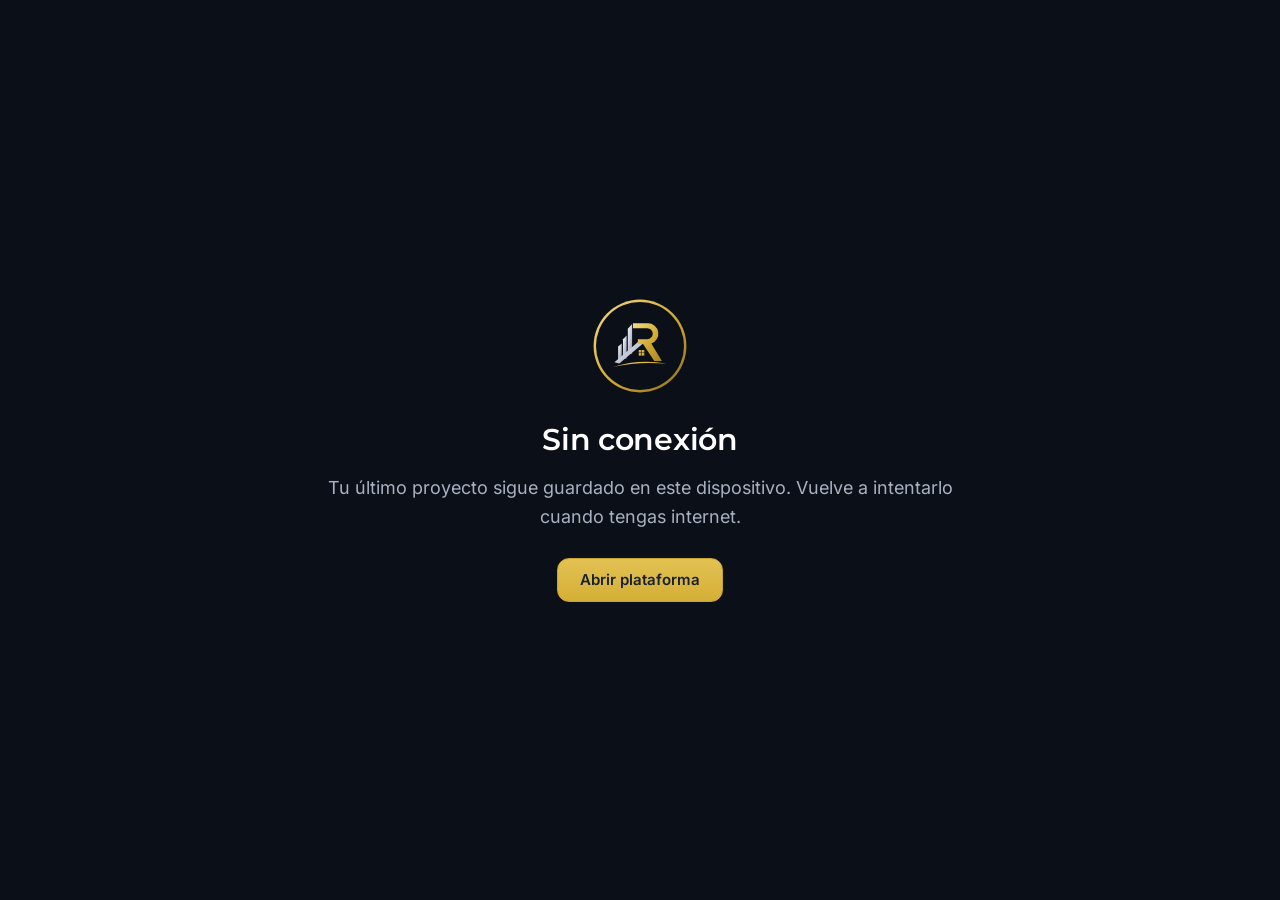
<file: offline.html>
<!doctype html>
<html lang="es-MX"><head><meta charset="utf-8"><meta name="viewport" content="width=device-width,initial-scale=1">
<title>Sin conexión · RINOVAIA</title><meta name="theme-color" content="#0B0F17"><link rel="manifest" href="manifest.webmanifest"><link rel="icon" href="favicon.ico"><link rel="apple-touch-icon" href="assets/img/app/apple-180.png"><link rel="stylesheet" href="assets/css/rinova.css?v=20261125"></head>
<body style="display:grid;place-items:center;min-height:100vh;padding:24px;text-align:center;background:var(--navy);color:#fff">
<main><img src="assets/img/logo-circular.svg" alt="RINOVAIA" width="96" height="96" style="margin:0 auto 22px">
<h1 style="font-size:30px">Sin conexión</h1><p class="lead" style="margin:10px auto 26px;color:var(--navy-text)">Tu último proyecto sigue guardado en este dispositivo. Vuelve a intentarlo cuando tengas internet.</p>
<a class="btn btn-gold" href="app.html">Abrir plataforma</a></main></body></html>
</file>
<file: assets/css/rinova.css>
/* RINOVAIA — sistema visual compartido (Manual de marca v1.0, nov 2026)
   Azul profundo para navegación y fondos de marca, superficies claras para trabajo técnico,
   oro solo en acentos y acciones primarias, plata para elementos técnicos.
   Tipografía: Montserrat (títulos) + Inter (interfaz y lectura). */

@font-face{font-family:"Montserrat";src:url("../fonts/montserrat.woff2") format("woff2");
  font-weight:100 900;font-style:normal;font-display:swap;
  unicode-range:U+0000-00FF,U+0131,U+0152-0153,U+02BB-02BC,U+02C6,U+02DA,U+02DC,U+0304,U+0308,U+0329,U+2000-206F,U+20AC,U+2122,U+2191,U+2193,U+2212,U+2215,U+FEFF,U+FFFD}
@font-face{font-family:"Inter";src:url("../fonts/inter.woff2") format("woff2");
  font-weight:100 900;font-style:normal;font-display:swap;
  unicode-range:U+0000-00FF,U+0131,U+0152-0153,U+02BB-02BC,U+02C6,U+02DA,U+02DC,U+0304,U+0308,U+0329,U+2000-206F,U+20AC,U+2122,U+2191,U+2193,U+2212,U+2215,U+FEFF,U+FFFD}

:root{
  /* Paleta oficial */
  --navy:#0B0F17;      /* Azul profundo: fondos principales, navegación y app */
  --gold:#D4AF37;      /* Oro premium: acentos, botones primarios y detalles */
  --silver:#C0C6D4;    /* Plata titanio: isotipo, títulos y elementos técnicos */
  --mist:#F3F5F7;      /* Gris elegante: fondos claros, superficies y documentos */
  --graphite:#18202B;  /* Grafito: texto y componentes secundarios */

  /* Derivados funcionales */
  --navy-2:#111722;--navy-3:#182031;--navy-line:#263045;--navy-text:#A9B1C1;
  --gold-2:#E6C65C;--gold-ink:#8A6A12;--gold-soft:#F7EFD3;--gold-glow:rgba(212,175,55,.22);
  --tech:#2F4B7C;--tech-soft:#E3E9F3;

  /* Alias que usan las páginas y el JS */
  --ink:var(--navy);--ink-2:var(--navy-2);--ink-3:var(--graphite);
  --paper:var(--mist);--paper-2:#E9EDF2;--card:#FFFFFF;--line:#DDE2EA;--line-2:var(--silver);
  --text:var(--graphite);--muted:#5A6475;--lapis:var(--tech);--lapis-soft:var(--tech-soft);
  --ok:#2E7D4F;--warn:#9A5F0E;--bad:#B4382F;

  --serif:"Montserrat","Inter",system-ui,-apple-system,"Segoe UI",Arial,sans-serif; /* títulos (nombre histórico) */
  --display:var(--serif);
  --sans:"Inter",system-ui,-apple-system,"Segoe UI",Arial,sans-serif;
  --r:16px;--r-sm:12px;--ease:cubic-bezier(.2,.7,.2,1);
  --shadow:0 1px 2px rgba(11,15,23,.05),0 16px 44px -22px rgba(11,15,23,.28);
  --shadow-gold:0 10px 30px -12px rgba(212,175,55,.55);
  --wrap:min(1240px,calc(100% - 48px));
  --phi:1.618;
}
@media(max-width:640px){:root{--wrap:calc(100% - 32px)}}

*,*::before,*::after{box-sizing:border-box}
html{-webkit-text-size-adjust:100%;scroll-behavior:smooth}
body{margin:0;background:var(--paper);color:var(--text);font-family:var(--sans);font-size:16px;line-height:1.6;
  -webkit-font-smoothing:antialiased;text-rendering:optimizeLegibility}
img,svg{max-width:100%;display:block}
a{color:inherit}
button,input,select,textarea{font:inherit;color:inherit}
:focus-visible{outline:2px solid var(--gold);outline-offset:3px;border-radius:6px}
.skip{position:absolute;left:-999px;top:8px;background:var(--navy);color:#fff;padding:10px 16px;border-radius:10px;z-index:100}
.skip:focus{left:12px}
.wrap{width:var(--wrap);margin-inline:auto}
.sr{position:absolute;width:1px;height:1px;overflow:hidden;clip:rect(0 0 0 0);white-space:nowrap}

/* Logotipo horizontal: isotipo a la izquierda, nombre y descriptor a la derecha */
.logo{display:inline-flex;align-items:center;gap:12px;text-decoration:none;color:var(--graphite);line-height:1}
.logo img{width:44px;height:auto;flex:none}
.logo .wm{display:grid;gap:5px}
.logo .wm b{font-family:var(--display);font-weight:600;font-size:19px;letter-spacing:.32em;margin-right:-.32em}
.logo .wm small{font-family:var(--sans);font-size:8.5px;font-weight:500;letter-spacing:.16em;text-transform:uppercase;color:var(--muted)}
.logo.on-dark{color:#fff}
.logo.on-dark .wm small{color:var(--navy-text)}
.logo.compact .wm small{display:none}
@media(max-width:400px){.logo .wm small{display:none}}

/* Tipografía — jerarquía del manual */
.eyebrow{font:600 12px/1.3 var(--sans);letter-spacing:.2em;text-transform:uppercase;color:var(--gold-ink)}
.on-navy .eyebrow,.dark .eyebrow{color:var(--gold)}
.display{font-family:var(--display);font-weight:600;letter-spacing:-.02em;line-height:1.05}
h1,h2,h3,h4{font-family:var(--display);font-weight:600;margin:0;letter-spacing:-.01em;color:inherit}
h2{font-size:clamp(28px,3.6vw,44px);line-height:1.12;letter-spacing:-.02em}
h3{font-size:18px;line-height:1.3}
.lead{font-size:clamp(16px,1.4vw,18px);color:var(--muted);max-width:62ch}
em.gold,.gold{color:var(--gold-ink);font-style:normal}
.on-navy .gold,.dark .gold{color:var(--gold)}
.num{font-variant-numeric:tabular-nums}
.rule-gold{display:flex;align-items:center;gap:16px;font:600 13px/1 var(--display);letter-spacing:.28em;text-transform:uppercase}
.rule-gold::before,.rule-gold::after{content:"";flex:1;height:1px;background:linear-gradient(90deg,transparent,var(--gold))}
.rule-gold::after{background:linear-gradient(90deg,var(--gold),transparent)}
.rule-gold .g{color:var(--gold)}
.rule-gold i{font-style:normal;color:var(--gold);opacity:.8}

/* Botones — Primario: oro sólido con texto grafito · Secundario: azul profundo con borde oro y texto blanco
   Terciario: texto oro sin relleno · Destructivo: rojo sobrio. Mínimo 44 px de alto. */
.btn{display:inline-flex;align-items:center;justify-content:center;gap:10px;min-height:44px;padding:12px 22px;border-radius:12px;border:1px solid transparent;
  font-family:var(--sans);font-weight:600;font-size:15px;line-height:1.2;text-decoration:none;cursor:pointer;
  transition:transform .25s var(--ease),background .25s,box-shadow .25s,color .25s,border-color .25s}
.btn:hover{transform:translateY(-1px)}
.btn:active{transform:none}
.btn[disabled]{opacity:.55;cursor:not-allowed;transform:none}
.btn-gold,.btn-primary{background:linear-gradient(180deg,#E3C252,var(--gold));color:var(--graphite);border-color:#C9A42F}
.btn-gold:hover,.btn-primary:hover{box-shadow:var(--shadow-gold);background:linear-gradient(180deg,#EACB5E,#D9B43E)}
.btn-ink,.btn-secondary{background:var(--navy);color:#fff;border-color:var(--gold)}
.btn-ink:hover,.btn-secondary:hover{background:var(--navy-3);box-shadow:0 10px 28px -14px rgba(11,15,23,.7)}
.btn-ghost{background:transparent;border-color:var(--line);color:var(--graphite)}
.btn-ghost:hover{border-color:var(--graphite)}
.on-navy .btn-ghost,.dark .btn-ghost{border-color:var(--navy-line);color:#fff}
.on-navy .btn-ghost:hover,.dark .btn-ghost:hover{border-color:var(--silver)}
.btn-text{background:none;border:0;color:var(--gold-ink);padding-inline:6px}
.on-navy .btn-text,.dark .btn-text{color:var(--gold)}
.btn-danger{background:#fff;color:var(--bad);border-color:#E4C3BF}
.btn-danger:hover{background:#FBEFED}
.btn-sm{min-height:40px;padding:9px 15px;font-size:14px;border-radius:10px}
.btn svg{width:16px;height:16px;flex:none}

/* Tarjetas, chips y estados (los estados siempre llevan texto, no solo color) */
.card{background:var(--card);border:1px solid var(--line);border-radius:var(--r);box-shadow:var(--shadow)}
.chip{display:inline-flex;align-items:center;gap:6px;padding:4px 10px;border-radius:999px;border:1px solid var(--line);
  font-size:12px;font-weight:600;color:var(--muted);background:var(--card);line-height:1.4}
.chip.ok{color:var(--ok);border-color:#BFDCCB;background:#ECF6F0}
.chip.warn{color:var(--warn);border-color:#EAD3A8;background:#FBF4E4}
.chip.bad{color:var(--bad);border-color:#EBC6C1;background:#FBEEEC}
.chip.gold{color:var(--gold-ink);border-color:#E8D89F;background:var(--gold-soft)}
.chip.tech{color:var(--tech);border-color:#C9D5E8;background:var(--tech-soft)}
.dot{width:7px;height:7px;border-radius:50%;background:currentColor;flex:none}
.ico{width:44px;height:44px;border-radius:12px;display:grid;place-items:center;background:var(--navy);color:var(--gold);flex:none;
  border:1px solid rgba(212,175,55,.35)}
.ico svg{width:22px;height:22px}

/* Entradas suaves */
.reveal{opacity:0;transform:translateY(18px);transition:opacity .9s var(--ease),transform .9s var(--ease);transition-delay:var(--d,0s)}
.reveal.in{opacity:1;transform:none}
@media(prefers-reduced-motion:reduce){
  html{scroll-behavior:auto}
  .reveal{opacity:1;transform:none;transition:none}
  *{animation-duration:.001ms!important;animation-iteration-count:1!important;transition-duration:.001ms!important}
}

/* Formularios */
.field{display:grid;gap:6px}
.field label{font-size:13px;font-weight:600;color:var(--muted)}
.input,select.input,textarea.input{width:100%;min-height:44px;padding:11px 14px;border:1px solid var(--line);border-radius:10px;background:#fff;color:var(--graphite);transition:border-color .2s,box-shadow .2s}
.input:focus{border-color:var(--gold);outline:none;box-shadow:0 0 0 3px var(--gold-glow)}
input[type=range]{accent-color:var(--gold)}
input[type=checkbox],input[type=radio]{accent-color:var(--gold);width:18px;height:18px}

/* Botón instalar app */
.pwa-install{position:fixed;right:18px;bottom:18px;z-index:60;display:none;align-items:center;gap:10px;min-height:44px;
  background:var(--navy);color:#fff;border:1px solid var(--gold);border-radius:12px;padding:10px 14px;box-shadow:var(--shadow);cursor:pointer;font-weight:600;font-size:14px}
.pwa-install.show{display:inline-flex}
.pwa-install .x{margin-left:4px;opacity:.6;background:none;border:0;color:inherit;cursor:pointer;font-size:18px;line-height:1}
.pwa-sheet{position:fixed;inset:auto 12px calc(12px + env(safe-area-inset-bottom)) 12px;z-index:70;max-width:440px;margin-left:auto;padding:20px;display:none;
  color:var(--graphite);border-top:3px solid var(--gold);box-shadow:0 24px 60px -18px rgba(11,15,23,.55)}
.pwa-sheet.show{display:block;animation:pwaIn .35s var(--ease)}
@keyframes pwaIn{from{opacity:0;transform:translateY(16px)}to{opacity:1;transform:none}}
.pwa-sheet-h{display:flex;gap:12px;align-items:center}
.pwa-sheet-h img{border-radius:11px}
.pwa-sheet-h b{display:block;font-family:var(--display);font-size:18px}
.pwa-sheet-h small{color:var(--muted);font-size:13px}
.pwa-steps{margin:14px 0 16px;padding-left:22px;color:var(--graphite);font-size:14.5px;line-height:1.5;display:grid;gap:8px}
.pwa-steps li::marker{color:var(--gold-ink);font-weight:700}
.pwa-sheet-a{display:flex;gap:8px;align-items:center;flex-wrap:wrap}
.pwa-steps svg,.ol svg,.alt svg{display:inline-block;vertical-align:-3px}
.is-app [data-pwa-link]{display:none!important}
@media (prefers-reduced-motion:reduce){.pwa-sheet.show{animation:none}}

/* Aviso de maqueta */
.demo-banner{font-size:12.5px;color:var(--warn);background:#FBF4E4;border:1px solid #EAD3A8;border-radius:10px;padding:8px 12px}
.toast{position:fixed;left:50%;bottom:24px;transform:translate(-50%,30px);opacity:0;background:var(--navy);color:#fff;border:1px solid var(--navy-line);border-left:3px solid var(--gold);
  padding:12px 18px;border-radius:12px;font-size:14px;z-index:100;transition:all .35s var(--ease);pointer-events:none;max-width:calc(100% - 32px)}
.toast.on{opacity:1;transform:translate(-50%,0)}

/* ---------- Exportar plano: SVG, AutoCAD (DXF) y Revit (IFC) ---------- */
dialog.ex-dlg{width:min(1040px,calc(100% - 24px));max-height:calc(100dvh - 24px);background:var(--mist);overflow:hidden}
.ex-in{display:flex;flex-direction:column;max-height:calc(100dvh - 24px)}
.ex-hd{display:flex;align-items:center;gap:14px;padding:18px 22px;background:var(--navy);color:#fff;border-bottom:2px solid var(--gold)}
.ex-iso{width:34px;height:34px;flex:none}
.ex-ttl{flex:1;min-width:0}
.ex-eyebrow{font:600 11.5px/1 var(--sans);letter-spacing:.16em;text-transform:uppercase;color:var(--gold);margin:0 0 6px}
.ex-hd h3{font:600 21px/1.2 var(--display);color:#fff;margin:0}
.ex-x{width:44px;height:44px;border-radius:12px;border:1px solid var(--navy-line);background:transparent;color:var(--silver);font-size:24px;line-height:1;cursor:pointer;flex:none}
.ex-x:hover{border-color:var(--gold);color:#fff}
.ex-body{display:grid;grid-template-columns:minmax(0,1.25fr) minmax(0,1fr);gap:20px;padding:20px 22px;overflow:auto}
.ex-left{display:flex;flex-direction:column;gap:10px;min-width:0;position:sticky;top:0;align-self:start}
.ex-pick{display:flex;align-items:center;gap:10px;font:500 13px var(--sans);color:var(--muted)}
.ex-pick .input{flex:1;min-width:0;min-height:44px}
.ex-prev{background:#fff;border:1px solid var(--line);border-radius:var(--r-sm);aspect-ratio:1100/780;display:grid;place-items:center;overflow:hidden;box-shadow:var(--shadow)}
.ex-prev svg{width:100%;height:auto;display:block}
.ex-load{display:flex;align-items:center;gap:10px;font:500 13px var(--sans);color:var(--muted)}
.ex-load span{width:16px;height:16px;border-radius:50%;border:2px solid var(--line);border-top-color:var(--gold);animation:exspin .8s linear infinite}
@keyframes exspin{to{transform:rotate(360deg)}}
.ex-cap{font:500 12.5px var(--sans);color:var(--muted);margin:0}
.ex-flow{list-style:none;margin:0;padding:0;display:flex;flex-direction:column;gap:12px;min-width:0}
.ex-step{display:grid;grid-template-columns:32px minmax(0,1fr);gap:12px;background:#fff;border:1px solid var(--line);border-radius:var(--r-sm);padding:14px 16px;transition:border-color .2s var(--ease),box-shadow .2s var(--ease)}
.ex-step[data-state="run"]{border-color:var(--gold);box-shadow:0 0 0 3px var(--gold-glow)}
.ex-step[data-state="done"]{border-color:#BFDCCB}
.ex-num{width:32px;height:32px;border-radius:50%;display:grid;place-items:center;background:var(--navy);color:var(--gold);font:700 14px var(--display)}
.ex-num i{display:none;width:16px;height:16px;color:var(--navy)}
.ex-num i svg{width:16px;height:16px;display:block}
.ex-step[data-state="done"] .ex-num{background:var(--gold)}
.ex-step[data-state="done"] .ex-num b{display:none}
.ex-step[data-state="done"] .ex-num i{display:block}
.ex-c{min-width:0;display:flex;flex-direction:column;gap:8px}
.ex-h{display:flex;align-items:center;gap:8px;flex-wrap:wrap}
.ex-ico{width:20px;height:20px;color:var(--tech);flex:none}
.ex-ico svg{width:20px;height:20px;display:block}
.ex-h h4{font:600 16px/1.2 var(--display);color:var(--graphite);margin:0;flex:1;min-width:0}
.ex-chip:empty{display:none}
.ex-txt{font:400 13.5px/1.45 var(--sans);color:var(--muted);margin:0}
.ex-log{list-style:none;margin:0;padding:0;display:flex;flex-direction:column;gap:4px}
.ex-log:empty{display:none}
.ex-log li{font:500 12.5px/1.4 var(--sans);color:var(--muted);padding-left:20px;position:relative;opacity:.55}
.ex-log li::before{content:"";position:absolute;left:2px;top:4px;width:10px;height:10px;border-radius:50%;border:2px solid var(--line);border-top-color:var(--gold);animation:exspin .8s linear infinite}
.ex-log li.ok{opacity:1;color:var(--graphite)}
.ex-log li.ok::before{animation:none;border:0;content:"✓";color:var(--ok);font-weight:800;top:0;left:3px;width:auto;height:auto}
.ex-meta{display:flex;flex-wrap:wrap;gap:6px 14px;font:400 12.5px var(--sans);color:var(--muted)}
.ex-meta:empty{display:none}
.ex-meta b{color:var(--graphite);font-weight:700}
.ex-lays{display:flex;flex-wrap:wrap;gap:4px;width:100%}
.ex-lay{font:600 11px/1 var(--sans);letter-spacing:.04em;padding:5px 7px;border-radius:6px;background:var(--tech-soft);color:var(--tech)}
.ex-note{font:400 12.5px/1.45 var(--sans);color:var(--muted);margin:2px 0 0;width:100%}
.ex-note b{color:var(--graphite)}
.ex-act{display:flex;gap:8px;flex-wrap:wrap}
.ex-act:empty{display:none}
.ex-act .btn svg{width:16px;height:16px}
.ex-ft{display:flex;align-items:center;justify-content:space-between;gap:12px;padding:14px 22px;border-top:1px solid var(--line);background:#fff}
.ex-ft p{font:400 12.5px var(--sans);color:var(--muted);margin:0}
@media (max-width:820px){
  .ex-body{grid-template-columns:1fr;padding:16px}
  .ex-left{position:static}
  .ex-hd{padding:14px 16px}
  .ex-ft{padding:12px 16px}
  .ex-ft p{display:none}
  .ex-ft .btn{width:100%}
}
@media (prefers-reduced-motion:reduce){.ex-load span,.ex-log li::before{animation:none}}
</file>
<file: assets/css/interno.css>
/* RINOVAIA — portal interno. Usa los tokens de rinova.css (azul profundo, oro, plata, gris elegante). */
[hidden]{display:none!important}
body.portal{background:var(--mist);min-height:100vh}
.pt-shell{display:grid;grid-template-columns:268px minmax(0,1fr);min-height:100vh}
.pt-side{position:sticky;top:0;height:100vh;overflow-y:auto;background:var(--navy);color:#fff;padding:20px 14px 18px;display:flex;flex-direction:column;gap:4px;border-right:1px solid var(--navy-line)}
.pt-side .logo{padding:4px 8px 16px}
.pt-me{display:flex;gap:12px;align-items:center;padding:12px;border:1px solid var(--navy-line);border-radius:14px;background:var(--navy-2);margin-bottom:12px}
.pt-me b{display:block;font-size:14px;white-space:nowrap;overflow:hidden;text-overflow:ellipsis;max-width:150px}
.pt-me small{color:var(--gold);font-size:12px}
.av{width:38px;height:38px;flex:none;border-radius:50%;display:grid;place-items:center;font:600 14px var(--display);background:linear-gradient(180deg,#E3C252,var(--gold));color:var(--navy)}
.pt-grp{font:600 10.5px var(--sans);letter-spacing:.2em;text-transform:uppercase;color:#6F7A8E;padding:16px 10px 6px}
.pt-nv{display:flex;align-items:center;gap:11px;width:100%;padding:10px 12px;border-radius:10px;border:0;background:none;color:var(--navy-text);font-size:14.5px;text-align:left;cursor:pointer;text-decoration:none;transition:background .2s,color .2s}
.pt-nv svg{width:18px;height:18px;flex:none}
.pt-nv:hover{background:var(--navy-2);color:#fff}
.pt-nv[aria-current="page"]{background:var(--navy-3);color:#fff;box-shadow:inset 3px 0 0 var(--gold)}
.pt-nv .cnt{margin-left:auto;font-size:11px;font-weight:700;padding:2px 8px;border-radius:99px;background:rgba(212,175,55,.16);color:var(--gold)}
.pt-side .spacer{flex:1}
.pt-scrim{display:none}
.pt-side .out{margin-top:10px;color:#C9CEDA}
.pt-top{position:sticky;top:0;z-index:20;display:flex;align-items:center;gap:14px;padding:14px 28px;background:rgba(243,245,247,.9);backdrop-filter:blur(12px);-webkit-backdrop-filter:blur(12px);border-bottom:1px solid var(--line)}
.pt-top h1{font-size:22px;margin:0;letter-spacing:-.01em}
.pt-top .live{display:inline-flex;align-items:center;gap:7px;font-size:12px;color:var(--muted)}
.pt-top .live i{width:8px;height:8px;border-radius:50%;background:var(--ok);box-shadow:0 0 0 3px #D8ECE0}
.pt-top .acts{margin-left:auto;display:flex;gap:10px;align-items:center}
.pt-menu{display:none;border:1px solid var(--line);background:#fff;border-radius:10px;width:42px;height:42px;cursor:pointer}
.pt-menu span{display:block;width:18px;height:1.5px;background:var(--graphite);margin:4px auto}
.pt-main{padding:26px 28px 90px;max-width:1440px}
.sec{display:none}.sec.on{display:block;animation:fade .35s var(--ease)}
@keyframes fade{from{opacity:0;transform:translateY(6px)}to{opacity:1;transform:none}}
.sec-h{display:flex;align-items:flex-end;justify-content:space-between;gap:16px;flex-wrap:wrap;margin-bottom:18px}
.sec-h h2{font-size:26px;margin:4px 0 0;letter-spacing:-.02em}
.sec-h p{margin:4px 0 0;color:var(--muted);font-size:14px}

/* Bienvenida (VerCorreo) */
.hello{display:flex;justify-content:space-between;align-items:center;gap:20px;flex-wrap:wrap;padding:26px 28px;border-radius:20px;color:#fff;
  background:radial-gradient(60% 120% at 100% 0,rgba(47,75,124,.55),transparent 60%),linear-gradient(135deg,#0B0F17,#182031);border:1px solid var(--navy-line);box-shadow:0 30px 60px -36px rgba(11,15,23,.7)}
.hello .k{font-size:13px;color:var(--navy-text);margin:0}
.hello h2{font-size:30px;margin:4px 0 2px;letter-spacing:-.02em;color:#fff}
.hello h2 b{color:var(--gold);font-weight:600}
.hello .r{margin:0;color:var(--silver);font-size:14px}
.hello-acts{display:grid;grid-template-columns:repeat(3,minmax(0,1fr));gap:12px;flex:1;max-width:760px}
.ha{display:flex;gap:12px;align-items:center;padding:14px 16px;border-radius:14px;border:1px solid var(--navy-line);background:rgba(24,32,49,.7);color:#fff;text-align:left;cursor:pointer;transition:transform .25s var(--ease),border-color .25s;min-width:0;text-decoration:none}
.ha:hover{transform:translateY(-2px);border-color:var(--silver)}
.ha.gold{background:linear-gradient(180deg,#E3C252,var(--gold));color:var(--navy);border-color:#C9A42F}
.ha .i{width:38px;height:38px;flex:none;border-radius:10px;display:grid;place-items:center;background:rgba(255,255,255,.1)}
.ha.gold .i{background:rgba(11,15,23,.1)}
.ha .i svg{width:20px;height:20px}
.ha b{display:block;font-size:15px;font-family:var(--display);font-weight:600}
.ha small{display:block;font-size:12px;opacity:.8;white-space:nowrap;overflow:hidden;text-overflow:ellipsis}
.ha span{min-width:0}

/* Tarjetas de resumen */
.kpis{display:grid;grid-template-columns:repeat(4,minmax(0,1fr));gap:16px;margin:20px 0 8px}
.kpi{padding:20px 22px;display:grid;gap:4px;position:relative;overflow:hidden;cursor:default}
.kpi[data-go]{cursor:pointer}
.kpi[data-go]:hover{border-color:var(--gold)}
.kpi span{font-size:13px;color:var(--muted)}
.kpi b{font:600 34px/1.1 var(--display);letter-spacing:-.02em}
.kpi small{font-size:12.5px;color:var(--gold-ink);font-style:italic}
.kpi::after{content:"";position:absolute;right:-24px;top:-24px;width:80px;height:80px;border-radius:50%;background:var(--gold-soft);opacity:.6}
.kpi.alert b{color:var(--bad)}
.hint{color:var(--muted);font-size:13.5px;margin:6px 0 22px}

/* Calendario */
.cal{padding:20px 22px}
.cal-h{display:flex;flex-wrap:wrap;gap:12px;align-items:center;margin-bottom:14px}
.cal-h h3{font-size:19px;margin:0;display:flex;gap:10px;align-items:center}
.cal-h h3 small{font:500 13px var(--sans);color:var(--muted)}
.cal-bar{display:flex;flex-wrap:wrap;gap:10px;align-items:center;margin-bottom:14px}
.nb{min-width:40px;height:40px;border-radius:10px;border:1px solid var(--line);background:#fff;cursor:pointer;font-weight:600;padding:0 12px}
.nb:hover{border-color:var(--gold)}
.cal-title{font:600 20px var(--display);margin:0 8px}
.seg{display:inline-flex;border:1px solid var(--line);border-radius:10px;overflow:hidden;background:#fff;margin-left:auto}
.seg button{border:0;background:none;padding:9px 16px;font-weight:600;cursor:pointer;color:var(--graphite)}
.seg button[aria-pressed="true"]{background:var(--navy);color:#fff}
.sel{min-height:40px;padding:8px 12px;border:1px solid var(--line);border-radius:10px;background:#fff;max-width:240px}
.month{display:grid;grid-template-columns:repeat(7,minmax(0,1fr));border:1px solid var(--line);border-radius:14px;overflow:hidden;background:var(--line);gap:1px}
.month .dow{background:var(--paper-2);padding:8px;font-size:12px;font-weight:600;color:var(--muted);text-align:center;text-transform:uppercase;letter-spacing:.08em}
.day{background:#fff;min-height:112px;padding:6px;display:flex;flex-direction:column;gap:3px;cursor:pointer;min-width:0}
.day:hover{background:#FCFBF6}
.day.out{background:#F8F9FB;color:#A3ABB8}
.day .n{font-size:12.5px;font-weight:600;align-self:flex-end;width:26px;height:26px;display:grid;place-items:center;border-radius:50%}
.day.today .n{background:var(--gold);color:var(--navy)}
.ev{display:block;font-size:11.5px;line-height:1.25;padding:3px 6px;border-radius:6px;border-left:3px solid var(--c,var(--gold));background:color-mix(in srgb,var(--c,var(--gold)) 13%,#fff);white-space:nowrap;overflow:hidden;text-overflow:ellipsis;cursor:pointer;color:var(--graphite);border-top:0;border-right:0;border-bottom:0;text-align:left;width:100%;font-family:inherit}
.ev.late{background:#FBEEEC}
.ev.done{opacity:.55;text-decoration:line-through}
.more{font-size:11px;color:var(--muted);padding-left:4px}
.week{display:grid;grid-template-columns:repeat(7,minmax(0,1fr));gap:10px}
.wcol{background:#fff;border:1px solid var(--line);border-radius:12px;padding:10px;min-height:260px;display:flex;flex-direction:column;gap:6px;min-width:0}
.wcol h4{margin:0 0 4px;font-size:13px;text-transform:capitalize;display:flex;justify-content:space-between}
.wcol.today{border-color:var(--gold);box-shadow:0 0 0 3px var(--gold-glow)}
.wcol .ev{white-space:normal}
.dlist{display:grid;gap:10px}
.drow{display:grid;grid-template-columns:6px minmax(0,1fr) 180px 120px;gap:14px;align-items:center;padding:14px 16px;border:1px solid var(--line);border-radius:12px;background:#fff;cursor:pointer}
.drow:hover{border-color:var(--gold)}
.drow .bar{width:6px;height:100%;min-height:40px;border-radius:4px;background:var(--c)}
.drow b{display:block;font-size:15px}
.drow small{color:var(--muted);font-size:12.5px}
.prog{height:8px;border-radius:9px;background:var(--paper-2);overflow:hidden}
.prog i{display:block;height:100%;background:linear-gradient(90deg,var(--gold),var(--gold-2))}
.year{border:1px solid var(--line);border-radius:14px;overflow:auto;background:#fff}
.yr{display:grid;grid-template-columns:220px minmax(720px,1fr);border-bottom:1px solid var(--line);min-width:940px}
.yr:last-child{border-bottom:0}
.yr .lbl{padding:9px 12px;font-size:13px;border-right:1px solid var(--line);white-space:nowrap;overflow:hidden;text-overflow:ellipsis;position:sticky;left:0;background:inherit;z-index:1}
.yr.obra{background:#FAFBFC}.yr.obra .lbl{font-weight:600}
.yr.etapa .lbl{padding-left:26px;color:var(--muted)}
.yr.head{background:var(--paper-2);font-size:12px;font-weight:600;color:var(--muted);text-transform:uppercase;letter-spacing:.06em}
.track{position:relative;display:grid;grid-template-columns:repeat(12,1fr)}
.track .m{border-left:1px dashed var(--line);padding:9px 6px}
.track .m:first-child{border-left:0}
.gb{position:absolute;top:7px;bottom:7px;border-radius:6px;background:var(--c);opacity:.9;cursor:pointer;min-width:4px;overflow:hidden}
.gb i{position:absolute;inset:0;width:var(--p);background:rgba(11,15,23,.25)}
.gb.obra{top:11px;bottom:11px;opacity:.35}
.now{position:absolute;top:0;bottom:0;width:2px;background:var(--bad);z-index:2}
.empty{padding:34px 20px;text-align:center;color:var(--muted);border:1px dashed var(--line);border-radius:14px;background:#fff}
.legend{display:flex;flex-wrap:wrap;gap:14px;margin-top:12px;font-size:12.5px;color:var(--muted)}
.legend span{display:inline-flex;gap:6px;align-items:center}
.legend i{width:12px;height:12px;border-radius:3px;background:var(--c)}
.legend i[class^="st-"]{border-radius:50%;width:10px;height:10px}.legend b{color:var(--ink)}.legend .hint{margin-left:auto;font-size:12px}
.st-run,.legend i.st-run{background:#D4AF37}.st-late,.legend i.st-late{background:#D2483C}.st-plan,.legend i.st-plan{background:#3F6FD8}.st-done,.legend i.st-done{background:#2E9E5B}
.day{position:relative}.addd{position:absolute;left:6px;top:6px;width:24px;height:24px;border-radius:50%;border:1px dashed var(--line);background:#fff;color:var(--muted);font-weight:700;line-height:1;cursor:pointer;opacity:0;transition:opacity .15s}
.day:hover .addd,.addd:focus-visible{opacity:1}.addd:hover{border-color:var(--gold);color:var(--gold-ink);border-style:solid}
.addw{margin-top:auto;border:1px dashed var(--line);background:none;border-radius:8px;padding:6px;font:inherit;font-size:12px;color:var(--muted);cursor:pointer}.addw:hover{border-color:var(--gold);color:var(--gold-ink)}
.ygrid{display:grid;grid-template-columns:repeat(4,minmax(0,1fr));gap:12px}
.ym{border:1px solid var(--line);border-radius:14px;background:#fff;padding:12px 12px 10px}.ym.cur{border-color:var(--gold);box-shadow:0 0 0 3px rgba(212,175,55,.15)}
.ym h5{margin:0 0 8px;display:flex;justify-content:space-between;align-items:center;font:600 14.5px var(--display)}
.ym h5 button{border:0;background:none;padding:0;font:inherit;color:var(--ink);cursor:pointer}.ym h5 button:hover{color:var(--gold-ink)}
.ym h5 small{font:700 11px var(--sans);padding:2px 7px;border-radius:99px;background:rgba(212,175,55,.16);color:var(--gold-ink)}
.ymg{display:grid;grid-template-columns:repeat(7,minmax(0,1fr));gap:2px;text-align:center}
.ymg b{font-size:10.5px;color:var(--muted);font-weight:600;padding-bottom:3px}
.yd{position:relative;border:0;background:none;border-radius:8px;height:30px;padding:0 0 6px;font:inherit;font-size:12px;color:var(--ink);cursor:pointer}
.yd:hover{background:#FCF7E6}.yd.has{background:#F4F6F9;font-weight:700}.yd.today{box-shadow:inset 0 0 0 2px var(--gold);font-weight:700}
.yd .dots{position:absolute;left:0;right:0;bottom:3px;display:flex;justify-content:center;gap:2px}.yd .dots i{width:4px;height:4px;border-radius:50%}
.yh{margin:18px 0 8px;font:600 14px var(--display)}
@media(max-width:1100px){.ygrid{grid-template-columns:repeat(3,minmax(0,1fr))}}
@media(max-width:760px){.ygrid{grid-template-columns:repeat(2,minmax(0,1fr))}.legend .hint{margin-left:0}}
@media(max-width:460px){.ygrid{grid-template-columns:1fr}}

/* Listas y tablas */
.grid2{display:grid;grid-template-columns:minmax(0,1.3fr) minmax(0,1fr);gap:18px;margin-top:22px}
.box{padding:20px 22px}
.box h3{font-size:17px;margin:0 0 12px;display:flex;justify-content:space-between;align-items:center;gap:10px}
.tbl{width:100%;border-collapse:collapse;font-size:14px}
.tbl th{text-align:left;font-size:12px;font-weight:600;color:var(--muted);text-transform:uppercase;letter-spacing:.06em;padding:10px;border-bottom:1px solid var(--line)}
.tbl td{padding:12px 10px;border-bottom:1px solid var(--line);vertical-align:middle}
.tbl tr:last-child td{border-bottom:0}
.tbl td small{display:block;color:var(--muted);font-size:12.5px}
.tscroll{overflow-x:auto}
.pcards{display:grid;grid-template-columns:repeat(auto-fill,minmax(280px,1fr));gap:16px}
.pc{padding:18px;display:grid;gap:10px;align-content:start;transition:transform .3s var(--ease),border-color .3s}
.pc:hover{transform:translateY(-3px);border-color:var(--silver)}
.pc .top{display:flex;justify-content:space-between;gap:10px;align-items:flex-start}
.pc h4{margin:0;font-size:17px}
.pc .meta{font-size:13px;color:var(--muted)}
.pc .fig{display:flex;justify-content:space-between;font-size:13px;color:var(--muted)}
.pc .fig b{display:block;color:var(--graphite);font:600 16px var(--display)}
.pc .acts{display:flex;gap:8px;flex-wrap:wrap}
.pc.new{place-content:center;text-align:center;border-style:dashed;min-height:200px;cursor:pointer;color:var(--muted)}
.pc.new b{color:var(--graphite);font-size:16px}
.pc.new .plus{width:48px;height:48px;border-radius:50%;margin:0 auto 6px;display:grid;place-items:center;background:var(--gold-soft);color:var(--gold-ink);font-size:26px}
.rowacts{display:flex;gap:6px;justify-content:flex-end;flex-wrap:wrap}
.filters{display:flex;gap:10px;flex-wrap:wrap;margin-bottom:14px}
.obra-c{padding:0;overflow:hidden;margin-bottom:14px}
.obra-h{display:grid;grid-template-columns:6px minmax(0,1fr) auto;gap:16px;align-items:center;padding:16px 18px}
.obra-h .bar{height:100%;min-height:44px;border-radius:4px;background:var(--c)}
.obra-h h4{margin:0;font-size:17px}
.obra-h .meta{font-size:13px;color:var(--muted)}
.obra-e{border-top:1px solid var(--line);background:#FAFBFC;padding:6px 18px 14px}
.erow{display:grid;grid-template-columns:minmax(0,1fr) 170px 150px 110px auto;gap:12px;align-items:center;padding:9px 0;border-bottom:1px dashed var(--line);font-size:14px}
.erow:last-child{border-bottom:0}

/* Diálogos */
dialog.dlg{border:0;border-radius:18px;padding:0;width:min(620px,calc(100vw - 24px));box-shadow:0 40px 90px -30px rgba(11,15,23,.6)}
dialog.dlg::backdrop{background:rgba(11,15,23,.55);backdrop-filter:blur(3px)}
.dlg form{padding:24px;display:grid;gap:14px}
.dlg h3{margin:0;font-size:20px}
.dlg .g2{display:grid;grid-template-columns:1fr 1fr;gap:12px}
.dlg .g3{display:grid;grid-template-columns:1fr 1fr 1fr;gap:12px}
.dlg .acts{display:flex;gap:10px;justify-content:flex-end;flex-wrap:wrap;margin-top:6px}
.dlg .acts .left{margin-right:auto}
.dlg .help{font-size:12.5px;color:var(--muted);margin:-6px 0 0}
.dlg .err{color:var(--bad);font-size:13.5px;min-height:1em}
.mailrow{display:flex;align-items:stretch}
.mailrow .input{border-top-right-radius:0;border-bottom-right-radius:0}
.mailrow span{display:grid;place-items:center;padding:0 12px;border:1px solid var(--line);border-left:0;border-radius:0 10px 10px 0;background:var(--paper-2);font-size:14px;color:var(--muted);white-space:nowrap}
.pwrow{display:flex;gap:8px}.pwrow .input{font-family:ui-monospace,Menlo,monospace}
.secret{padding:14px;border-radius:12px;background:var(--gold-soft);border:1px solid #E8D89F;font-size:14px}
.secret code{font:600 16px ui-monospace,Menlo,monospace;user-select:all;background:#fff;padding:3px 8px;border-radius:6px;border:1px solid #E8D89F}
.loading{color:var(--muted);font-size:14px;padding:20px 0}
.tag{display:inline-block;font-size:11.5px;font-weight:600;padding:3px 9px;border-radius:99px;background:var(--tech-soft);color:var(--tech)}
.tag.gold{background:var(--gold-soft);color:var(--gold-ink)}
.tag.off{background:#FBEEEC;color:var(--bad)}
textarea.input{min-height:160px;resize:vertical;line-height:1.5}

@media(max-width:1200px){.kpis{grid-template-columns:repeat(2,minmax(0,1fr))}.hello{flex-direction:column;align-items:stretch}.hello-acts{grid-template-columns:repeat(3,minmax(0,1fr));max-width:none;width:100%}.grid2{grid-template-columns:1fr}}
@media(max-width:960px){
  .pt-shell{grid-template-columns:1fr}
  .pt-side{position:fixed;left:0;top:0;bottom:0;width:282px;z-index:60;transform:translateX(-102%);transition:transform .3s var(--ease);box-shadow:20px 0 60px rgba(0,0,0,.4)}
  .pt-side.open{transform:none}
  .pt-scrim{position:fixed;inset:0;background:rgba(11,15,23,.5);z-index:55}
  .pt-scrim.on{display:block}
  .pt-menu{display:block}
  .pt-top{padding:12px 16px}.pt-top .live{display:none}
  .pt-main{padding:18px 16px 90px}
  .drow{grid-template-columns:6px minmax(0,1fr);}
  .drow > :nth-child(3),.drow > :nth-child(4){grid-column:2}
  .erow{grid-template-columns:1fr 1fr}
  .month .day{min-height:74px}
  .month .ev{font-size:0;height:6px;padding:0;border-left:0;background:var(--c)}
  .week{grid-template-columns:1fr}
  .wcol{min-height:0}
}
@media(max-width:640px){
  .hello{padding:20px}.hello h2{font-size:24px}
  .hello-acts{grid-template-columns:1fr}
  .kpis{gap:10px}.kpi{padding:14px}.kpi b{font-size:26px}
  .pt-top h1{font-size:18px}.pt-top .acts .btn-gold{display:none}
  .dlg .g2,.dlg .g3{grid-template-columns:1fr}
  .seg{margin-left:0}
  .cal{padding:14px}
  .cal-title{font-size:17px;flex-basis:100%;margin:4px 0 0;order:5}
}
@media print{.pt-side,.pt-top,.ci-fab,.ci-panel{display:none!important}.pt-shell{display:block}}
</file>
